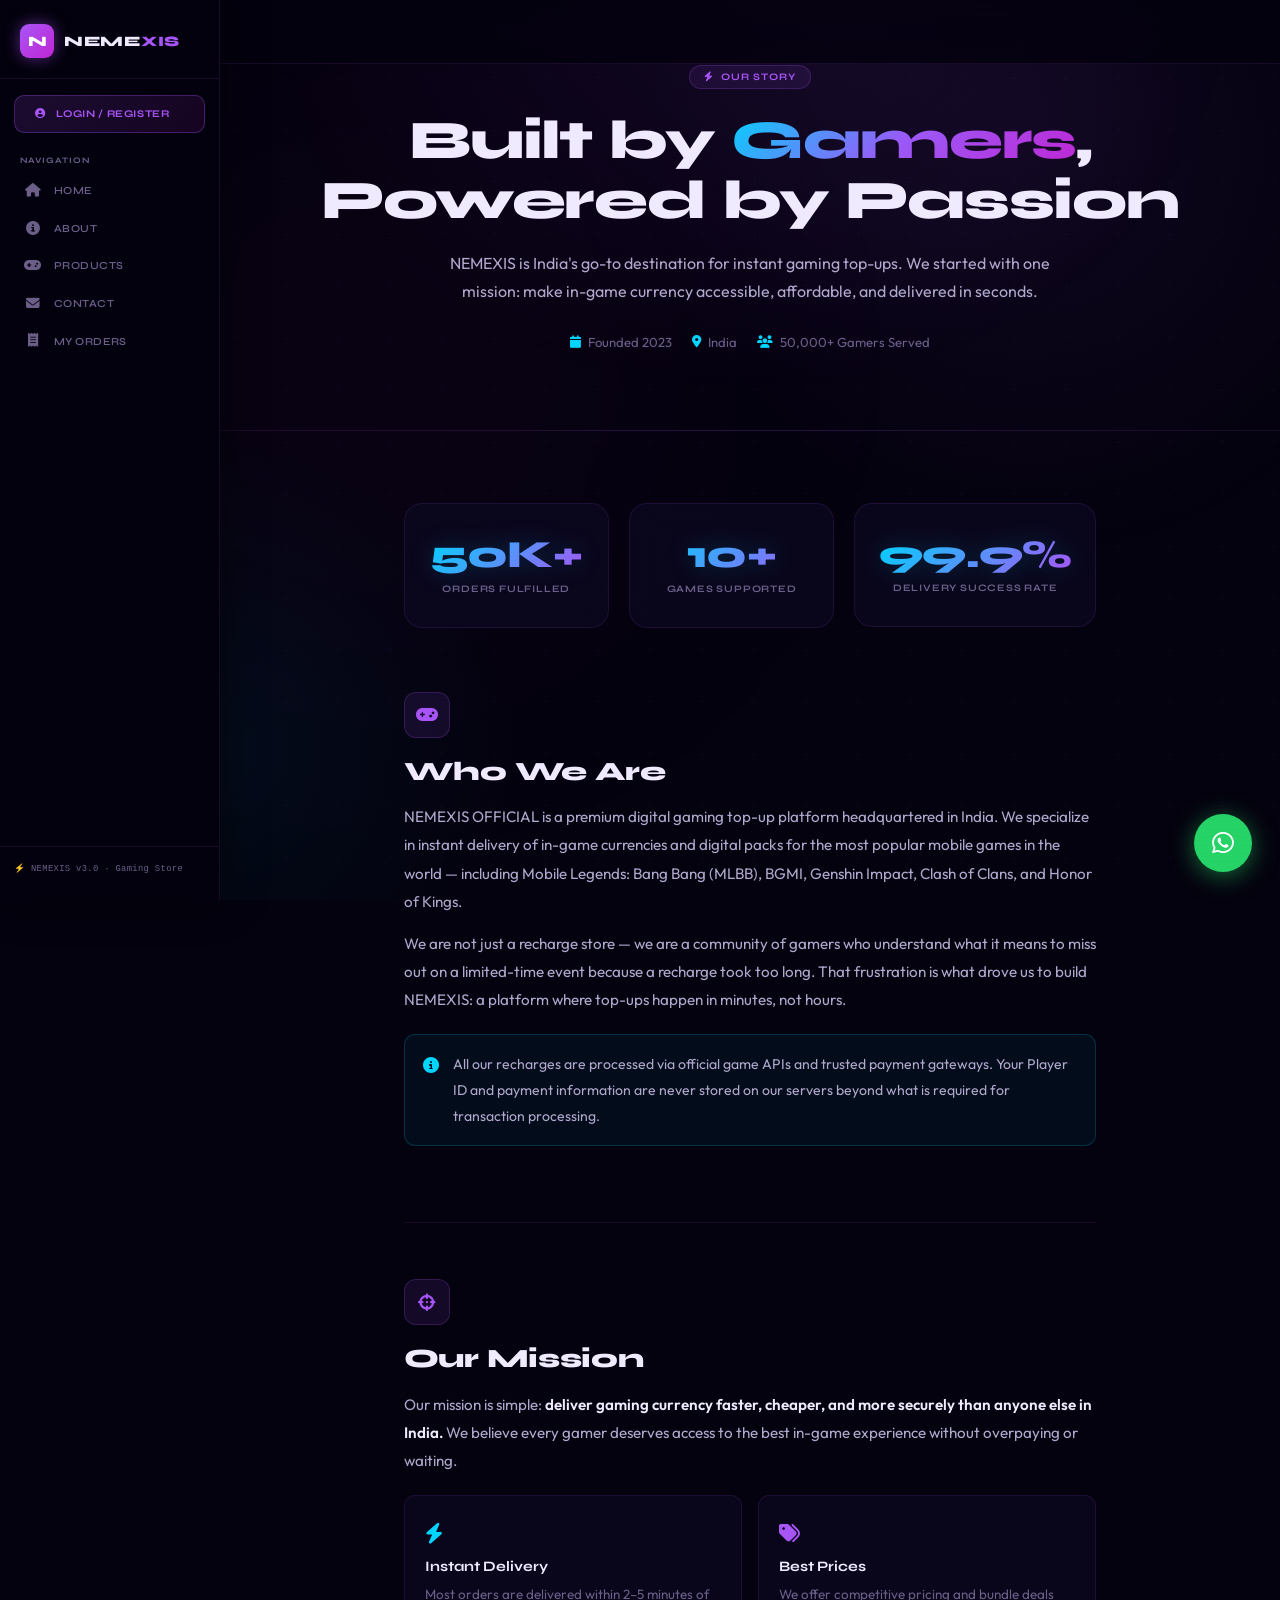
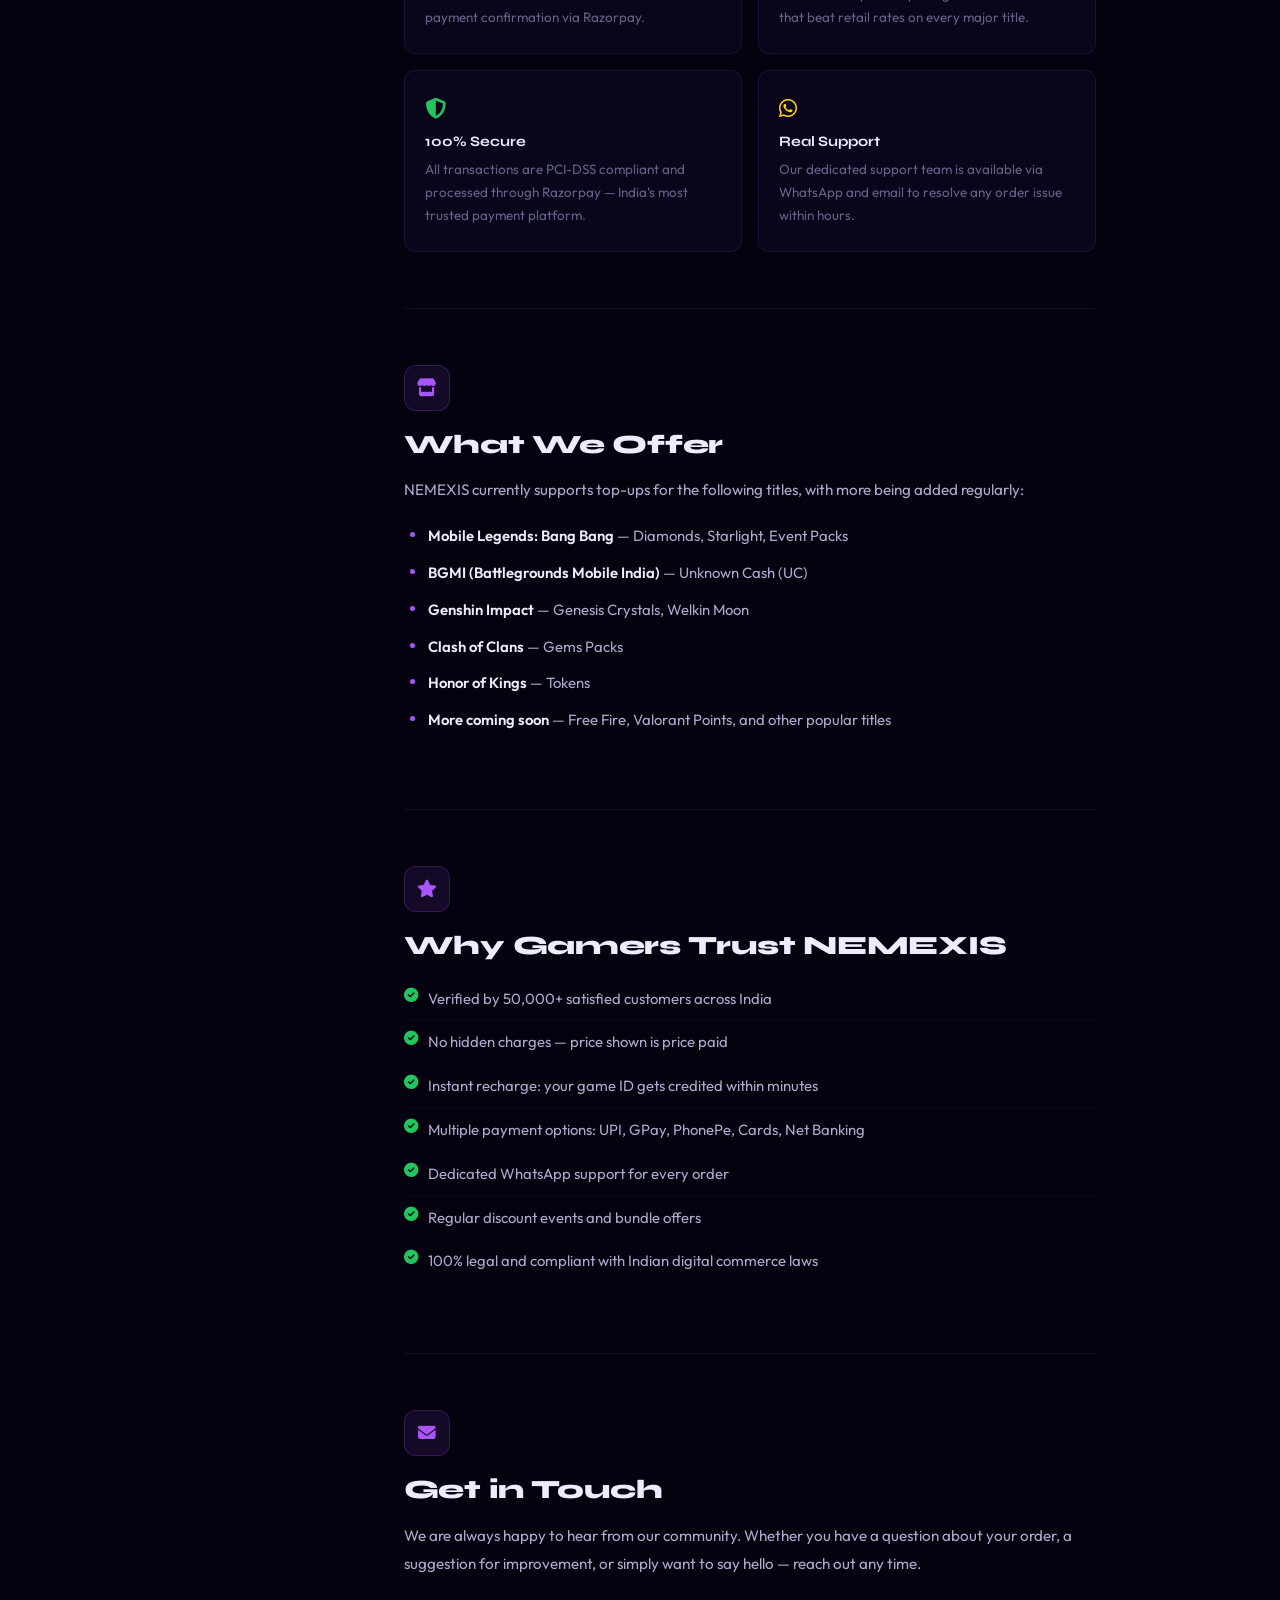
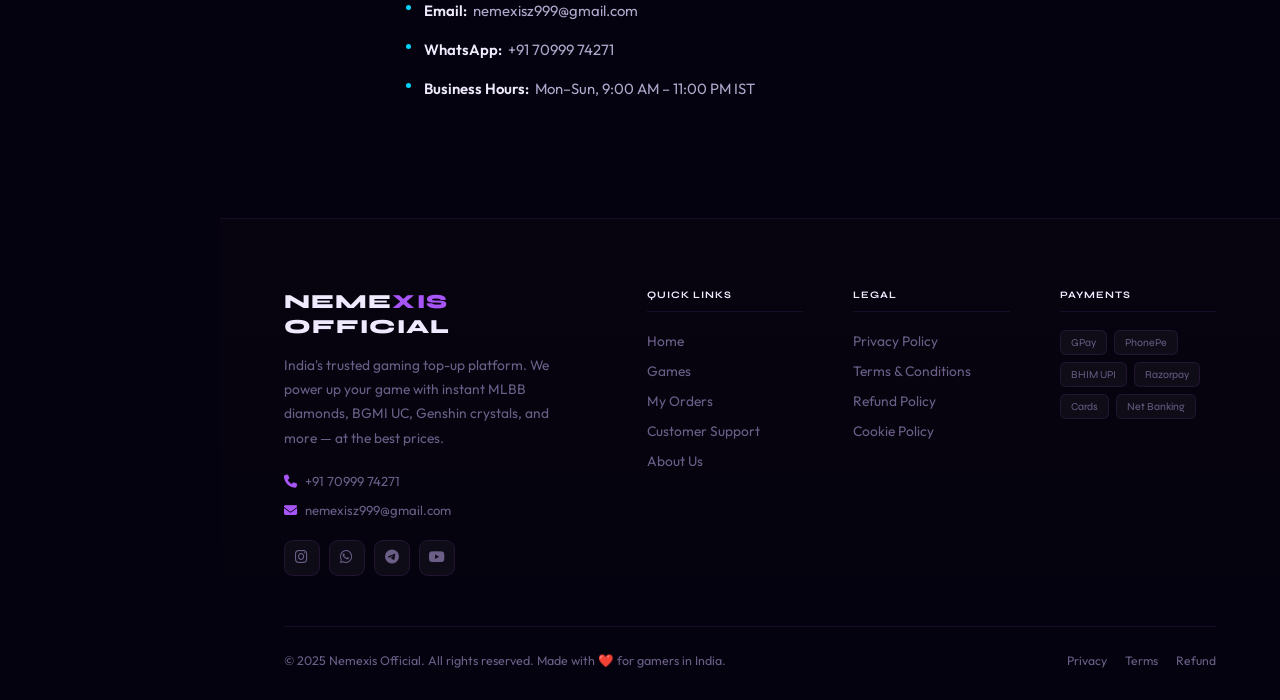
<file: about.html>
<!DOCTYPE html>
<html lang="en">
<head>
  <meta charset="UTF-8" />
  <meta name="viewport" content="width=device-width, initial-scale=1.0" />
  <title>About Us — NEMEXIS OFFICIAL</title>
  <link rel="preconnect" href="https://fonts.googleapis.com" />
  <link rel="preconnect" href="https://fonts.gstatic.com" crossorigin />
  <link href="https://fonts.googleapis.com/css2?family=Syne:wght@400;500;600;700;800&family=Outfit:wght@300;400;500;600;700&display=swap" rel="stylesheet" />
  <link rel="stylesheet" href="https://cdnjs.cloudflare.com/ajax/libs/font-awesome/6.5.0/css/all.min.css" />
  <link rel="stylesheet" href="nemexis-shared.css" />
  <style>

    /* ============================================================
       NEMEXIS SIDEBAR NAV — SHARED
    ============================================================ */
    :root {
      --bg-void: #04020e; --bg-deep: #07040f; --bg-card: #0c0820;
      --bg-glass: rgba(12,8,32,0.75); --bg-glass-light: rgba(255,255,255,0.035);
      --cyan: #00d4ff; --cyan-dim: rgba(0,212,255,0.12); --cyan-glow: rgba(0,212,255,0.5);
      --purple: #a855f7; --purple-bright: #c026d3; --purple-dim: rgba(168,85,247,0.15);
      --purple-glow: rgba(168,85,247,0.45); --blue: #1e6fff; --pink: #f72585;
      --gold: #ffd60a; --green: #22c55e; --text-white: #f0eaff;
      --text-sub: #b0a8cc; --text-dim: #6b5f88;
      --border-glass: rgba(168,85,247,0.12); --border-cyan: rgba(0,212,255,0.2);
      --border-bright: rgba(0,212,255,0.45); --border-purple: rgba(168,85,247,0.4);
      --font-display: 'Syne', sans-serif; --font-body: 'Outfit', sans-serif;
      --font-ui: 'Outfit', sans-serif;
      --ease: cubic-bezier(0.4,0,0.2,1); --spring: cubic-bezier(0.34,1.56,0.64,1);
      --transition: 0.32s cubic-bezier(0.4,0,0.2,1);
    }
    #sidenav {
      position: fixed; top: 0; left: 0; bottom: 0; width: 220px; z-index: 1001;
      background: rgba(4,2,14,0.97); border-right: 1px solid var(--border-glass);
      backdrop-filter: blur(28px) saturate(1.5); -webkit-backdrop-filter: blur(28px) saturate(1.5);
      display: flex; flex-direction: column; gap: 0;
      transition: transform 0.35s var(--ease); box-shadow: 4px 0 40px rgba(0,0,0,0.45);
    }
    .sidenav-logo {
      display: flex; align-items: center; gap: 10px; padding: 24px 20px 20px;
      border-bottom: 1px solid var(--border-glass); text-decoration: none;
    }
    .sidenav-logo-icon {
      width: 34px; height: 34px;
      background: linear-gradient(135deg, var(--purple), var(--purple-bright));
      border-radius: 9px; display: flex; align-items: center; justify-content: center;
      font-family: var(--font-display); font-weight: 900; font-size: 0.9rem; color: #fff;
      box-shadow: 0 0 16px rgba(168,85,247,0.5); flex-shrink: 0;
    }
    .sidenav-logo-text {
      font-family: var(--font-display); font-size: 0.9rem; font-weight: 800;
      letter-spacing: 0.05em; color: var(--text-white);
    }
    .sidenav-logo-text .accent { color: var(--purple); }
    .sidenav-login-btn {
      display: flex; align-items: center; gap: 10px; padding: 12px 20px;
      margin: 16px 14px 8px;
      background: linear-gradient(135deg, rgba(168,85,247,0.15) 0%, rgba(192,38,211,0.1) 100%);
      color: var(--purple); font-family: var(--font-display); font-size: 0.64rem;
      font-weight: 700; letter-spacing: 0.06em; text-transform: uppercase;
      border-radius: 10px; border: 1px solid rgba(168,85,247,0.3); cursor: pointer;
      transition: var(--transition); width: calc(100% - 28px); text-decoration: none;
    }
    .sidenav-login-btn:hover {
      background: rgba(168,85,247,0.22); border-color: var(--purple);
      box-shadow: 0 0 22px rgba(168,85,247,0.25);
    }
    .sidenav-section-label {
      font-family: var(--font-display); font-size: 0.52rem; font-weight: 700;
      letter-spacing: 0.12em; text-transform: uppercase; color: var(--text-dim);
      padding: 14px 20px 8px;
    }
    #sidenav ul { list-style: none; padding: 0 10px; display: flex; flex-direction: column; gap: 2px; flex: 1; }
    #sidenav ul li a {
      display: flex; align-items: center; gap: 12px; padding: 11px 14px;
      border-radius: 9px; font-family: var(--font-display); font-size: 0.67rem;
      font-weight: 600; letter-spacing: 0.04em; text-transform: uppercase;
      color: var(--text-dim); text-decoration: none; transition: var(--transition); position: relative;
    }
    #sidenav ul li a i { font-size: 0.85rem; width: 18px; text-align: center; flex-shrink: 0; }
    #sidenav ul li a:hover, #sidenav ul li a.active { color: var(--cyan); background: var(--cyan-dim); }
    #sidenav ul li a.active::before {
      content: ''; position: absolute; left: 0; top: 20%; bottom: 20%;
      width: 2px; background: var(--cyan); border-radius: 2px; box-shadow: 0 0 8px var(--cyan);
    }
    .sidenav-bottom { padding: 16px 14px; border-top: 1px solid var(--border-glass); }
    .sidenav-version { font-family: 'DM Mono', monospace; font-size: 0.55rem; color: var(--text-dim); letter-spacing: 0.04em; margin-bottom: 10px; }
    body.has-sidenav { padding-left: 220px; }
    /* Slim top header */
    #header {
      position: fixed; top: 0; left: 220px; right: 0; z-index: 1000;
      display: flex; align-items: center; justify-content: space-between;
      padding: 0 5%; height: 64px;
      background: rgba(4,2,14,0.85);
      border-bottom: 1px solid var(--border-glass);
      backdrop-filter: blur(24px) saturate(1.5);
    }
    .logo-wrap { display: none; }
    .nav-actions { display: flex; align-items: center; gap: 10px; }
    .nav-cart-btn {
      position: relative; width: 40px; height: 40px; background: var(--cyan-dim);
      border: 1px solid var(--border-cyan); border-radius: 10px;
      display: flex; align-items: center; justify-content: center;
      color: var(--cyan); font-size: 0.95rem; cursor: pointer;
      transition: var(--transition);
    }
    .nav-cart-btn:hover { border-color: var(--cyan); box-shadow: 0 0 18px rgba(0,212,255,0.25); }
    .cart-badge {
      position: absolute; top: -6px; right: -6px; min-width: 18px; height: 18px;
      background: var(--purple-bright); border-radius: 9px; font-size: 0.6rem;
      font-weight: 700; display: flex; align-items: center; justify-content: center;
      font-family: var(--font-ui); padding: 0 4px; box-shadow: 0 0 10px rgba(192,38,211,0.6);
    }
    .hamburger { display: none; flex-direction: column; gap: 5px; width: 28px; cursor: pointer; }
    .hamburger span { display: block; height: 2px; border-radius: 2px; transition: var(--transition); }
    .hamburger span:nth-child(1) { background: var(--purple); }
    .hamburger span:nth-child(2) { background: var(--cyan); width: 70%; }
    .hamburger span:nth-child(3) { background: var(--purple); }
    @media (min-width: 769px) { #header .hamburger { display: none; } }
    @media (max-width: 768px) {
      body.has-sidenav { padding-left: 0; }
      #header { left: 0; }
      .logo-wrap { display: flex; align-items: center; gap: 10px; text-decoration: none; }
      .logo-icon {
        width: 32px; height: 32px;
        background: linear-gradient(135deg, var(--purple), var(--purple-bright));
        border-radius: 9px; display: flex; align-items: center; justify-content: center;
        font-family: var(--font-display); font-weight: 900; font-size: 0.85rem; color: #fff;
      }
      .logo-text { font-family: var(--font-display); font-size: 0.9rem; font-weight: 800; color: var(--text-white); }
      .logo-text .accent { color: var(--purple); }
      .hamburger { display: flex; }
      #sidenav { transform: translateX(-100%); }
      #sidenav.open { transform: translateX(0); }
      .sidenav-overlay {
        position: fixed; inset: 0; background: rgba(0,0,0,0.6); z-index: 1000;
        opacity: 0; pointer-events: none; transition: opacity 0.3s ease;
      }
      .sidenav-overlay.active { opacity: 1; pointer-events: all; }
    }
    /* page content below header */
    .page-content-wrap { padding-top: 64px; }

  </style>
</head>
<body class="has-sidenav">
  <div class="sidenav-overlay" id="sidenavOverlay" onclick="closeSidenav()"></div>
  <aside id="sidenav">
    <a href="index.html" class="sidenav-logo">
      <div class="sidenav-logo-icon">N</div>
      <span class="sidenav-logo-text">NEME<span class="accent">XIS</span></span>
    </a>
    <a href="index.html" class="sidenav-login-btn">
      <i class="fas fa-user-circle"></i>
      <span>Login / Register</span>
    </a>
    <div class="sidenav-section-label">Navigation</div>
    <ul>
      <li><a href="index.html"><i class="fas fa-home"></i> Home</a></li>
      <li><a href="about.html"><i class="fas fa-info-circle"></i> About</a></li>
      <li><a href="index.html#products"><i class="fas fa-gamepad"></i> Products</a></li>
      <li><a href="contact.html"><i class="fas fa-envelope"></i> Contact</a></li>
      <li><a href="Orders.html"><i class="fas fa-receipt"></i> My Orders</a></li>
    </ul>
    <div class="sidenav-bottom">
      <div class="sidenav-version">⚡ NEMEXIS v3.0 · Gaming Store</div>
    </div>
  </aside>
  <header id="header">
    <a href="index.html" class="logo-wrap">
      <div class="logo-icon">N</div>
      <span class="logo-text">NEME<span class="accent">XIS</span></span>
    </a>
    <div class="nav-actions">
      <div class="hamburger" onclick="toggleSidenav()" aria-label="Menu">
        <span></span><span></span><span></span>
      </div>
    </div>
  </header>


<!-- AMBIENT LAYERS -->
<div class="bg-ambient"><div class="bg-orb orb-mid"></div></div>
<div class="bg-grid"></div>
<div class="bg-scan"></div>

<!-- ── HEADER ──────────────────────────────────────────── -->



<!-- ── PAGE HERO ────────────────────────────────────────── -->
<section class="page-hero" style="padding-top:64px">
  <div class="page-hero-eyebrow"><i class="fas fa-bolt"></i> Our Story</div>
  <h1>Built by <span class="gradient-text">Gamers</span>,<br>Powered by Passion</h1>
  <p>NEMEXIS is India's go-to destination for instant gaming top-ups. We started with one mission: make in-game currency accessible, affordable, and delivered in seconds.</p>
  <div class="page-hero-meta">
    <span class="page-hero-meta-item"><i class="fas fa-calendar"></i> Founded 2023</span>
    <span class="page-hero-meta-item"><i class="fas fa-map-marker-alt"></i> India</span>
    <span class="page-hero-meta-item"><i class="fas fa-users"></i> 50,000+ Gamers Served</span>
  </div>
</section>

<!-- ── MAIN CONTENT ──────────────────────────────────────── -->
<main class="page-content">

  <!-- Stats -->
  <div class="stat-grid">
    <div class="stat-card">
      <div class="stat-card-num">50K+</div>
      <div class="stat-card-label">Orders Fulfilled</div>
    </div>
    <div class="stat-card">
      <div class="stat-card-num">10+</div>
      <div class="stat-card-label">Games Supported</div>
    </div>
    <div class="stat-card">
      <div class="stat-card-num">99.9%</div>
      <div class="stat-card-label">Delivery Success Rate</div>
    </div>
  </div>

  <!-- Who We Are -->
  <div class="policy-section">
    <div class="policy-section-icon"><i class="fas fa-gamepad"></i></div>
    <h2>Who We Are</h2>
    <p>NEMEXIS OFFICIAL is a premium digital gaming top-up platform headquartered in India. We specialize in instant delivery of in-game currencies and digital packs for the most popular mobile games in the world — including Mobile Legends: Bang Bang (MLBB), BGMI, Genshin Impact, Clash of Clans, and Honor of Kings.</p>
    <p>We are not just a recharge store — we are a community of gamers who understand what it means to miss out on a limited-time event because a recharge took too long. That frustration is what drove us to build NEMEXIS: a platform where top-ups happen in minutes, not hours.</p>
    <div class="policy-callout info">
      <div class="policy-callout-icon"><i class="fas fa-info-circle"></i></div>
      <p>All our recharges are processed via official game APIs and trusted payment gateways. Your Player ID and payment information are never stored on our servers beyond what is required for transaction processing.</p>
    </div>
  </div>

  <!-- Our Mission -->
  <div class="policy-section">
    <div class="policy-section-icon"><i class="fas fa-crosshairs"></i></div>
    <h2>Our Mission</h2>
    <p>Our mission is simple: <strong style="color:var(--text-white)">deliver gaming currency faster, cheaper, and more securely than anyone else in India.</strong> We believe every gamer deserves access to the best in-game experience without overpaying or waiting.</p>
    <div class="value-grid">
      <div class="value-card">
        <div class="value-card-icon" style="color:var(--cyan)"><i class="fas fa-bolt"></i></div>
        <h4>Instant Delivery</h4>
        <p>Most orders are delivered within 2–5 minutes of payment confirmation via Razorpay.</p>
      </div>
      <div class="value-card">
        <div class="value-card-icon" style="color:var(--purple)"><i class="fas fa-tags"></i></div>
        <h4>Best Prices</h4>
        <p>We offer competitive pricing and bundle deals that beat retail rates on every major title.</p>
      </div>
      <div class="value-card">
        <div class="value-card-icon" style="color:var(--green)"><i class="fas fa-shield-alt"></i></div>
        <h4>100% Secure</h4>
        <p>All transactions are PCI-DSS compliant and processed through Razorpay — India's most trusted payment platform.</p>
      </div>
      <div class="value-card">
        <div class="value-card-icon" style="color:var(--gold)"><i class="fab fa-whatsapp"></i></div>
        <h4>Real Support</h4>
        <p>Our dedicated support team is available via WhatsApp and email to resolve any order issue within hours.</p>
      </div>
    </div>
  </div>

  <!-- What We Offer -->
  <div class="policy-section">
    <div class="policy-section-icon"><i class="fas fa-store"></i></div>
    <h2>What We Offer</h2>
    <p>NEMEXIS currently supports top-ups for the following titles, with more being added regularly:</p>
    <ul>
      <li><strong style="color:var(--text-white)">Mobile Legends: Bang Bang</strong> — Diamonds, Starlight, Event Packs</li>
      <li><strong style="color:var(--text-white)">BGMI (Battlegrounds Mobile India)</strong> — Unknown Cash (UC)</li>
      <li><strong style="color:var(--text-white)">Genshin Impact</strong> — Genesis Crystals, Welkin Moon</li>
      <li><strong style="color:var(--text-white)">Clash of Clans</strong> — Gems Packs</li>
      <li><strong style="color:var(--text-white)">Honor of Kings</strong> — Tokens</li>
      <li><strong style="color:var(--text-white)">More coming soon</strong> — Free Fire, Valorant Points, and other popular titles</li>
    </ul>
  </div>

  <!-- Why Choose Us -->
  <div class="policy-section">
    <div class="policy-section-icon"><i class="fas fa-star"></i></div>
    <h2>Why Gamers Trust NEMEXIS</h2>
    <ul class="check-list">
      <li><i class="fas fa-check-circle"></i> Verified by 50,000+ satisfied customers across India</li>
      <li><i class="fas fa-check-circle"></i> No hidden charges — price shown is price paid</li>
      <li><i class="fas fa-check-circle"></i> Instant recharge: your game ID gets credited within minutes</li>
      <li><i class="fas fa-check-circle"></i> Multiple payment options: UPI, GPay, PhonePe, Cards, Net Banking</li>
      <li><i class="fas fa-check-circle"></i> Dedicated WhatsApp support for every order</li>
      <li><i class="fas fa-check-circle"></i> Regular discount events and bundle offers</li>
      <li><i class="fas fa-check-circle"></i> 100% legal and compliant with Indian digital commerce laws</li>
    </ul>
  </div>

  <!-- Contact -->
  <div class="policy-section">
    <div class="policy-section-icon"><i class="fas fa-envelope"></i></div>
    <h2>Get in Touch</h2>
    <p>We are always happy to hear from our community. Whether you have a question about your order, a suggestion for improvement, or simply want to say hello — reach out any time.</p>
    <ul class="cyan-dots">
      <li><strong style="color:var(--text-white)">Email:</strong>&nbsp; nemexisz999@gmail.com</li>
      <li><strong style="color:var(--text-white)">WhatsApp:</strong>&nbsp; +91 70999 74271</li>
      <li><strong style="color:var(--text-white)">Business Hours:</strong>&nbsp; Mon–Sun, 9:00 AM – 11:00 PM IST</li>
    </ul>
  </div>

</main>

<!-- ── FOOTER ──────────────────────────────────────────────── -->


<a href="https://wa.me/917099974271" target="_blank" class="wa-float" aria-label="Chat on WhatsApp">
  <i class="fab fa-whatsapp"></i>
</a>

<script>
  // Header scroll
  window.addEventListener('scroll', () => {
    document.getElementById('header').classList.toggle('scrolled', window.scrollY > 20);
  });
  // Mobile nav
  function toggleMobileNav() {
    document.getElementById('mobileNav').classList.toggle('open');
  }
</script>
  <footer>
    <div class="footer-grid">
      <div class="footer-brand">
        <h2>NEME<span class="accent">XIS</span> OFFICIAL</h2>
        <p>India's trusted gaming top-up platform. We power up your game with instant MLBB diamonds, BGMI UC, Genshin crystals, and more — at the best prices.</p>
        <div class="footer-contact">
          <p><i class="fas fa-phone" style="color:var(--purple);margin-right:8px"></i>+91 70999 74271</p>
          <p><i class="fas fa-envelope" style="color:var(--purple);margin-right:8px"></i>nemexisz999@gmail.com</p>
        </div>
        <div class="social-row">
          <a href="#" class="social-btn" aria-label="Instagram"><i class="fab fa-instagram"></i></a>
          <a href="https://wa.me/917099974271" target="_blank" class="social-btn" aria-label="WhatsApp"><i class="fab fa-whatsapp"></i></a>
          <a href="#" class="social-btn" aria-label="Telegram"><i class="fab fa-telegram"></i></a>
          <a href="#" class="social-btn" aria-label="YouTube"><i class="fab fa-youtube"></i></a>
        </div>
      </div>
      <div class="footer-col">
        <h4>Quick Links</h4>
        <ul>
          <li><a href="index.html">Home</a></li>
          <li><a href="index.html#products">Games</a></li>
          <li><a href="Orders.html">My Orders</a></li>
          <li><a href="contact.html">Customer Support</a></li>
          <li><a href="about.html">About Us</a></li>
        </ul>
      </div>
      <div class="footer-col">
        <h4>Legal</h4>
        <ul>
          <li><a href="privacy.html">Privacy Policy</a></li>
          <li><a href="terms.html">Terms &amp; Conditions</a></li>
          <li><a href="refund.html">Refund Policy</a></li>
          <li><a href="cookies.html">Cookie Policy</a></li>
        </ul>
      </div>
      <div class="footer-col">
        <h4>Payments</h4>
        <div class="footer-pay-chips">
          <span class="footer-pay-chip">GPay</span>
          <span class="footer-pay-chip">PhonePe</span>
          <span class="footer-pay-chip">BHIM UPI</span>
          <span class="footer-pay-chip">Razorpay</span>
          <span class="footer-pay-chip">Cards</span>
          <span class="footer-pay-chip">Net Banking</span>
        </div>
      </div>
    </div>
    <div class="footer-bottom">
      <p>© 2025 Nemexis Official. All rights reserved. Made with ❤️ for gamers in India.</p>
      <div class="footer-bottom-links">
        <a href="privacy.html">Privacy</a><a href="terms.html">Terms</a><a href="refund.html">Refund</a>
      </div>
    </div>
  </footer>

  <script>
    function toggleSidenav() {
      document.getElementById('sidenav').classList.toggle('open');
      document.getElementById('sidenavOverlay').classList.toggle('active');
    }
    function closeSidenav() {
      document.getElementById('sidenav').classList.remove('open');
      document.getElementById('sidenavOverlay').classList.remove('active');
    }
    window.addEventListener('scroll', () => {
      document.getElementById('header').classList.toggle('scrolled', window.scrollY > 60);
    });
  </script>

</body>
</html>
</file>
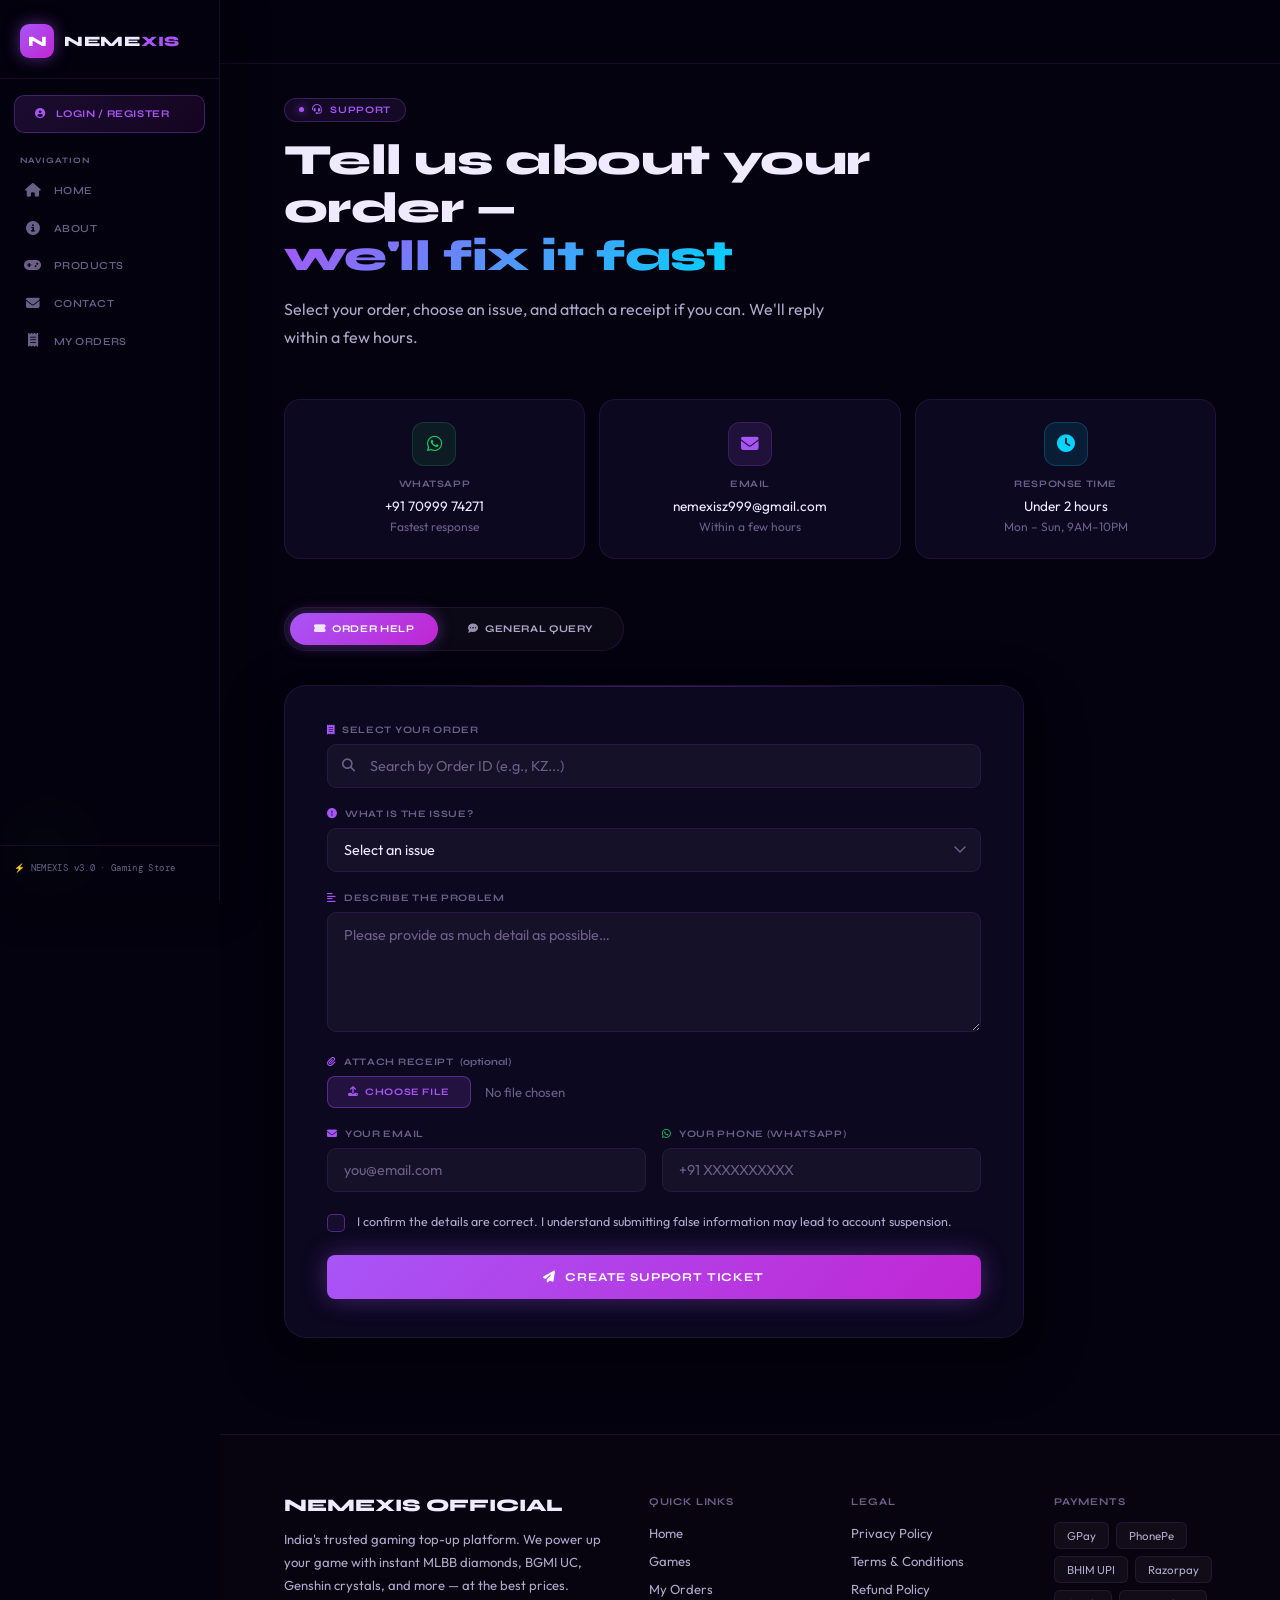
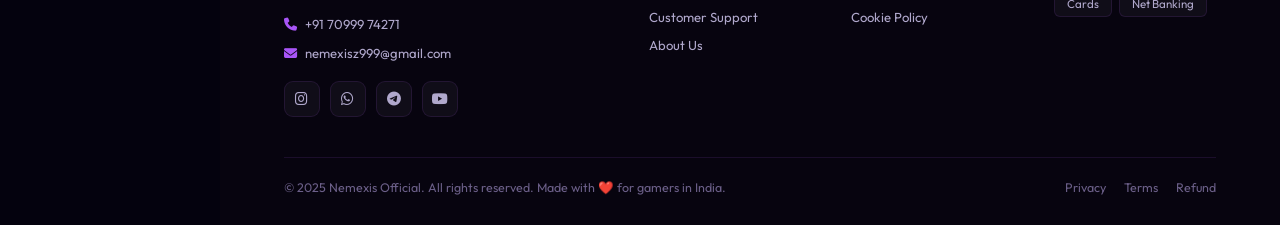
<file: contact.html>
<!DOCTYPE html>
<html lang="en">
<head>
  <meta charset="UTF-8" />
  <meta name="viewport" content="width=device-width, initial-scale=1.0" />
  <title>Contact &amp; Support — NEMEXIS OFFICIAL</title>
  <link rel="preconnect" href="https://fonts.googleapis.com" />
  <link rel="preconnect" href="https://fonts.gstatic.com" crossorigin />
  <link href="https://fonts.googleapis.com/css2?family=Syne:wght@400;500;600;700;800&family=Outfit:wght@300;400;500;600;700&family=DM+Mono:ital,wght@0,300;0,400;0,500;1,300&display=swap" rel="stylesheet" />
  <link rel="stylesheet" href="https://cdnjs.cloudflare.com/ajax/libs/font-awesome/6.5.0/css/all.min.css" />

  <style>
    /* ============================================================
       NEMEXIS DESIGN SYSTEM — CSS VARIABLES
    ============================================================ */
    :root {
      --bg-void:        #04020e;
      --bg-deep:        #07040f;
      --bg-card:        #0c0820;
      --bg-glass:       rgba(12, 8, 32, 0.75);
      --bg-glass-light: rgba(255,255,255,0.035);
      --cyan:           #00d4ff;
      --cyan-dim:       rgba(0,212,255,0.12);
      --cyan-glow:      rgba(0,212,255,0.5);
      --purple:         #a855f7;
      --purple-bright:  #c026d3;
      --purple-dim:     rgba(168,85,247,0.15);
      --purple-glow:    rgba(168,85,247,0.45);
      --blue:           #1e6fff;
      --pink:           #f72585;
      --gold:           #ffd60a;
      --green:          #22c55e;
      --text-white:     #f0eaff;
      --text-sub:       #b0a8cc;
      --text-dim:       #6b5f88;
      --border-glass:   rgba(168,85,247,0.12);
      --border-cyan:    rgba(0,212,255,0.2);
      --border-bright:  rgba(0,212,255,0.45);
      --border-purple:  rgba(168,85,247,0.4);
      --font-display:   'Syne', sans-serif;
      --font-body:      'Outfit', sans-serif;
      --font-ui:        'Outfit', sans-serif;
      --ease:           cubic-bezier(0.4,0,0.2,1);
      --spring:         cubic-bezier(0.34,1.56,0.64,1);
      --transition:     0.32s cubic-bezier(0.4,0,0.2,1);
      --radius:         16px;
      --shadow-card:    0 20px 60px rgba(0,0,0,0.4), 0 4px 20px rgba(0,0,0,0.3);
      --shadow-purple:  0 0 30px rgba(168,85,247,0.35), 0 0 80px rgba(168,85,247,0.1);
    }

    *, *::before, *::after { margin:0; padding:0; box-sizing:border-box; }
    html { scroll-behavior:smooth; font-size:16px; }
    body {
      background: var(--bg-void);
      color: var(--text-white);
      font-family: var(--font-body);
      min-height: 100vh;
    }
    a { text-decoration:none; color:inherit; }
    button { cursor:pointer; border:none; background:none; font-family:inherit; color:inherit; }

    ::-webkit-scrollbar { width:5px; }
    ::-webkit-scrollbar-track { background:var(--bg-void); }
    ::-webkit-scrollbar-thumb { background: rgba(168,85,247,0.35); border-radius:3px; }

    .gradient-text {
      background: linear-gradient(135deg, var(--purple) 0%, var(--cyan) 100%);
      -webkit-background-clip: text;
      -webkit-text-fill-color: transparent;
      background-clip: text;
    }

    /* ── Section ── */
    .section-pad { padding: 96px 6%; }
    .section-label {
      display: inline-flex;
      align-items: center;
      gap: 8px;
      font-family: var(--font-display);
      font-size: 0.62rem;
      font-weight: 700;
      letter-spacing: 0.07em;
      text-transform: uppercase;
      color: var(--purple);
      background: rgba(168,85,247,0.1);
      border: 1px solid rgba(168,85,247,0.25);
      padding: 5px 14px;
      border-radius: 30px;
      margin-bottom: 14px;
    }
    .section-label::before {
      content: '';
      width: 5px; height: 5px;
      background: var(--purple);
      border-radius: 50%;
      box-shadow: 0 0 8px var(--purple);
      animation: blink 1.8s infinite;
    }
    @keyframes blink { 0%,100%{opacity:1} 50%{opacity:0.3} }
    .section-heading {
      font-family: var(--font-display);
      font-size: clamp(1.8rem, 3.5vw, 2.7rem);
      font-weight: 800;
      line-height: 1.12;
      letter-spacing: -0.01em;
      margin-bottom: 14px;
    }
    .section-sub {
      font-size: 1rem;
      color: var(--text-sub);
      max-width: 580px;
      line-height: 1.75;
      font-family: var(--font-ui);
    }

    /* ── Buttons ── */
    .btn-primary {
      display: inline-flex;
      align-items: center;
      gap: 9px;
      padding: 14px 34px;
      background: linear-gradient(135deg, var(--purple) 0%, var(--purple-bright) 100%);
      color: #fff;
      font-family: var(--font-display);
      font-size: 0.72rem;
      font-weight: 700;
      letter-spacing: 0.07em;
      text-transform: uppercase;
      border-radius: 8px;
      border: none;
      position: relative;
      overflow: hidden;
      transition: var(--transition);
      box-shadow: 0 0 25px rgba(168,85,247,0.4), 0 4px 15px rgba(0,0,0,0.3);
      cursor: pointer;
    }
    .btn-primary::before {
      content:'';
      position:absolute;
      inset:0;
      background: linear-gradient(135deg, rgba(255,255,255,0.15) 0%, transparent 60%);
      opacity:0;
      transition: var(--transition);
    }
    .btn-primary:hover { transform: translateY(-3px) scale(1.02); box-shadow: 0 0 45px rgba(168,85,247,0.6), 0 10px 30px rgba(0,0,0,0.35); }
    .btn-primary:hover::before { opacity:1; }
    .btn-primary:active { transform:scale(0.97); }
    .btn-primary:disabled { opacity:0.5; cursor:not-allowed; transform:none; }

    /* ── Header ── */
    header {
      position: sticky;
      top: 0;
      z-index: 999;
      display: flex;
      align-items: center;
      justify-content: space-between;
      padding: 0 6%;
      height: 68px;
      background: var(--bg-glass);
      backdrop-filter: blur(22px) saturate(1.4);
      -webkit-backdrop-filter: blur(22px) saturate(1.4);
      border-bottom: 1px solid var(--border-glass);
      transition: border-bottom-color 0.3s ease;
    }
    header.scrolled { border-bottom-color: rgba(168,85,247,0.2); }

    .logo-wrap { display:flex; align-items:center; gap:10px; text-decoration:none; }
    .logo-icon {
      width:36px; height:36px;
      background: linear-gradient(135deg, var(--purple), var(--purple-bright));
      border-radius:10px;
      display:flex; align-items:center; justify-content:center;
      font-family: var(--font-display);
      font-weight: 900; font-size:1rem; color:#fff;
      box-shadow: 0 0 18px rgba(168,85,247,0.4);
    }
    .logo-text { font-family: var(--font-display); font-size:1.05rem; font-weight:800; letter-spacing:0.04em; color:var(--text-white); }
    .logo-text .accent { color: var(--cyan); }

    nav ul { display:flex; align-items:center; gap:6px; list-style:none; }
    nav ul li a {
      font-family: var(--font-display);
      font-size: 0.65rem;
      font-weight: 600;
      letter-spacing: 0.05em;
      text-transform: uppercase;
      color: var(--text-dim);
      padding: 7px 13px;
      border-radius: 7px;
      transition: var(--transition);
    }
    nav ul li a:hover { color: var(--text-white); background: rgba(255,255,255,0.05); }
    nav ul li a.current-page { color: var(--purple); background: rgba(168,85,247,0.08); }

    .nav-actions { display:flex; align-items:center; gap:10px; }
    .nav-login-btn {
      display: inline-flex;
      align-items: center;
      gap: 7px;
      padding: 8px 18px;
      background: rgba(168,85,247,0.08);
      border: 1px solid var(--border-glass);
      border-radius: 7px;
      color: var(--text-sub);
      font-family: var(--font-display);
      font-size: 0.64rem;
      font-weight: 700;
      letter-spacing: 0.06em;
      text-transform: uppercase;
      cursor: pointer;
      transition: var(--transition);
    }
    .nav-login-btn:hover { color: var(--text-white); border-color: var(--purple); }

    .hamburger { display:none; flex-direction:column; gap:5px; cursor:pointer; padding:6px; }
    .hamburger span { display:block; width:22px; height:2px; background:var(--text-sub); border-radius:2px; transition:var(--transition); }

    @media (max-width: 860px) {
      nav ul {
        display: none;
        position: fixed;
        top: 68px; left:0; right:0;
        background: var(--bg-card);
        border-bottom: 1px solid var(--border-glass);
        flex-direction: column;
        padding: 16px 6%;
        gap: 4px;
        z-index: 998;
      }
      nav ul.open { display: flex; }
      nav ul li a { display:block; padding: 11px 14px; }
      .hamburger { display:flex; }
    }

    /* ── Form components ── */
    .form-group { margin-bottom: 20px; }
    .form-label {
      display: block;
      font-family: var(--font-display);
      font-size: 0.62rem;
      font-weight: 700;
      letter-spacing: 0.07em;
      text-transform: uppercase;
      color: var(--text-dim);
      margin-bottom: 8px;
    }
    .form-input {
      width: 100%;
      background: rgba(255,255,255,0.04);
      border: 1px solid var(--border-glass);
      border-radius: 9px;
      padding: 12px 16px;
      color: var(--text-white);
      font-family: var(--font-ui);
      font-size: 0.9rem;
      transition: var(--transition);
      outline: none;
    }
    .form-input:focus { border-color: rgba(168,85,247,0.5); box-shadow: 0 0 18px rgba(168,85,247,0.12); }
    .form-input::placeholder { color: var(--text-dim); }
    .form-input:hover:not(:focus) { border-color: rgba(168,85,247,0.25); }

    .form-select {
      width: 100%;
      background: rgba(255,255,255,0.04);
      border: 1px solid var(--border-glass);
      border-radius: 9px;
      padding: 12px 40px 12px 16px;
      color: var(--text-white);
      font-family: var(--font-ui);
      font-size: 0.9rem;
      transition: var(--transition);
      outline: none;
      appearance: none;
      -webkit-appearance: none;
      background-image: url("data:image/svg+xml,%3Csvg xmlns='http://www.w3.org/2000/svg' width='12' height='8' viewBox='0 0 12 8'%3E%3Cpath d='M1 1l5 5 5-5' stroke='%236b5f88' stroke-width='1.5' fill='none' stroke-linecap='round'/%3E%3C/svg%3E");
      background-repeat: no-repeat;
      background-position: right 14px center;
      cursor: pointer;
    }
    .form-select:focus { border-color: rgba(168,85,247,0.5); box-shadow: 0 0 18px rgba(168,85,247,0.12); }
    .form-select option { background: #0c0820; color: var(--text-white); }

    .form-textarea {
      width: 100%;
      background: rgba(255,255,255,0.04);
      border: 1px solid var(--border-glass);
      border-radius: 9px;
      padding: 13px 16px;
      color: var(--text-white);
      font-family: var(--font-ui);
      font-size: 0.9rem;
      resize: vertical;
      min-height: 120px;
      transition: var(--transition);
      outline: none;
    }
    .form-textarea:focus { border-color: rgba(168,85,247,0.5); box-shadow: 0 0 18px rgba(168,85,247,0.12); }
    .form-textarea::placeholder { color: var(--text-dim); }

    .form-row-2 { display: grid; grid-template-columns: 1fr 1fr; gap: 16px; }
    @media (max-width: 560px) { .form-row-2 { grid-template-columns: 1fr; } }

    /* ── File Upload ── */
    .file-upload-wrap { display:flex; align-items:center; gap:14px; }
    .file-upload-btn {
      display: inline-flex;
      align-items: center;
      gap: 7px;
      padding: 9px 20px;
      background: var(--purple-dim);
      border: 1px solid var(--border-purple);
      border-radius: 8px;
      color: var(--purple);
      font-family: var(--font-display);
      font-size: 0.62rem;
      font-weight: 700;
      letter-spacing: 0.06em;
      text-transform: uppercase;
      cursor: pointer;
      transition: var(--transition);
      white-space: nowrap;
    }
    .file-upload-btn:hover { background: rgba(168,85,247,0.22); box-shadow: 0 0 14px rgba(168,85,247,0.25); }
    .file-name-display { font-family:var(--font-ui); font-size:0.82rem; color:var(--text-dim); overflow:hidden; text-overflow:ellipsis; white-space:nowrap; }

    /* ── Checkbox ── */
    .form-check { display:flex; align-items:flex-start; gap:12px; cursor:pointer; margin-bottom:22px; }
    .form-check input[type="checkbox"] {
      appearance: none;
      -webkit-appearance: none;
      width: 18px; height: 18px; min-width: 18px;
      border-radius: 5px;
      border: 1px solid var(--border-purple);
      background: rgba(168,85,247,0.07);
      cursor: pointer;
      margin-top: 2px;
      transition: var(--transition);
      position: relative;
    }
    .form-check input[type="checkbox"]:checked { background: var(--purple); border-color: var(--purple); }
    .form-check input[type="checkbox"]:checked::after {
      content: '';
      position: absolute;
      left: 5px; top: 2px;
      width: 5px; height: 9px;
      border: 2px solid #fff;
      border-top: none; border-left: none;
      transform: rotate(45deg);
    }
    .form-check-label { font-family:var(--font-ui); font-size:0.78rem; color:var(--text-sub); line-height:1.65; }

    /* ── Contact Tab Switcher ── */
    .contact-tabs {
      display: inline-flex;
      gap: 6px;
      background: rgba(255,255,255,0.03);
      border: 1px solid var(--border-glass);
      padding: 5px;
      border-radius: 30px;
      margin-bottom: 34px;
    }
    .contact-tab {
      padding: 10px 24px;
      border-radius: 30px;
      border: none;
      background: transparent;
      color: var(--text-sub);
      font-family: var(--font-display);
      font-size: 0.64rem;
      font-weight: 700;
      letter-spacing: 0.06em;
      text-transform: uppercase;
      cursor: pointer;
      transition: var(--transition);
    }
    .contact-tab.active {
      background: linear-gradient(135deg, var(--purple) 0%, var(--purple-bright) 100%);
      color: #fff;
      box-shadow: 0 0 16px rgba(168,85,247,0.4);
    }
    .contact-tab:not(.active):hover { color: var(--text-white); }

    /* ── Contact Panels ── */
    .contact-panel { display:none; }
    .contact-panel.active { display:block; }

    /* ── Contact Box ── */
    .contact-box {
      background: var(--bg-card);
      border: 1px solid var(--border-glass);
      border-radius: 22px;
      padding: 38px 42px;
      box-shadow: var(--shadow-card);
      max-width: 740px;
      position: relative;
      overflow: hidden;
    }
    .contact-box::before {
      content:'';
      position:absolute;
      top:0; left:10%; right:10%;
      height:1px;
      background: linear-gradient(90deg, transparent, rgba(168,85,247,0.3), transparent);
    }

    .contact-sub-title {
      font-family: var(--font-display);
      font-size: 1.05rem;
      font-weight: 700;
      color: var(--text-white);
      margin-bottom: 8px;
    }
    .contact-sub-text {
      font-family: var(--font-ui);
      font-size: 0.85rem;
      color: var(--text-sub);
      margin-bottom: 28px;
      line-height: 1.7;
    }

    /* ── Info Cards row ── */
    .contact-info-row {
      display: grid;
      grid-template-columns: repeat(3,1fr);
      gap: 14px;
      margin-bottom: 48px;
    }
    @media (max-width: 700px) { .contact-info-row { grid-template-columns: 1fr; } }

    .contact-info-card {
      background: var(--bg-card);
      border: 1px solid var(--border-glass);
      border-radius: 16px;
      padding: 22px 20px;
      text-align: center;
      transition: border-color 0.3s ease, box-shadow 0.3s ease;
    }
    .contact-info-card:hover { border-color: var(--border-purple); box-shadow: 0 0 18px rgba(168,85,247,0.08); }
    .contact-info-card .ci-icon {
      width: 44px; height: 44px;
      border-radius: 12px;
      display: flex; align-items:center; justify-content:center;
      margin: 0 auto 12px;
      font-size: 1.1rem;
    }
    .ci-purple { background: rgba(168,85,247,0.12); color: var(--purple); border: 1px solid rgba(168,85,247,0.2); }
    .ci-green  { background: rgba(34,197,94,0.10);  color: var(--green);  border: 1px solid rgba(34,197,94,0.2); }
    .ci-cyan   { background: rgba(0,212,255,0.10);  color: var(--cyan);   border: 1px solid rgba(0,212,255,0.2); }
    .contact-info-card .ci-label {
      font-family: var(--font-display);
      font-size: 0.62rem;
      font-weight: 700;
      letter-spacing: 0.06em;
      text-transform: uppercase;
      color: var(--text-dim);
      margin-bottom: 6px;
    }
    .contact-info-card .ci-value {
      font-family: var(--font-ui);
      font-size: 0.85rem;
      color: var(--text-white);
      line-height: 1.5;
    }

    /* ── Toast ── */
    .toast-container { position:fixed; bottom:28px; right:24px; z-index:9999; display:flex; flex-direction:column; gap:10px; }
    .toast {
      display:flex; align-items:center; gap:10px;
      padding:13px 18px;
      border-radius:12px;
      background: var(--bg-card);
      border: 1px solid var(--border-glass);
      font-family: var(--font-ui); font-size:0.85rem; color:var(--text-white);
      box-shadow: var(--shadow-card);
      animation: toastIn 0.35s var(--spring);
      max-width: 320px;
    }
    .toast.success { border-color: rgba(34,197,94,0.35); }
    .toast.success i { color: var(--green); }
    .toast.error { border-color: rgba(247,37,133,0.35); }
    .toast.error i { color: var(--pink); }
    @keyframes toastIn { from{opacity:0;transform:translateX(40px)} to{opacity:1;transform:none} }

    /* ── Footer ── */
    footer { background: var(--bg-deep); border-top: 1px solid var(--border-glass); padding: 60px 6% 30px; }
    .footer-grid { display:grid; grid-template-columns:2fr 1fr 1fr 1fr; gap:40px; margin-bottom:40px; }
    @media (max-width:900px) { .footer-grid { grid-template-columns:1fr 1fr; } }
    @media (max-width:540px) { .footer-grid { grid-template-columns:1fr; } }
    .footer-brand h2 { font-family:var(--font-display); font-size:1.1rem; font-weight:800; color:var(--text-white); margin-bottom:12px; }
    .footer-brand p, .footer-contact p { font-family:var(--font-ui); font-size:0.82rem; color:var(--text-sub); line-height:1.75; }
    .footer-contact { margin:16px 0; display:flex; flex-direction:column; gap:6px; }
    .footer-col h4 { font-family:var(--font-display); font-size:0.65rem; font-weight:700; letter-spacing:0.08em; text-transform:uppercase; color:var(--text-dim); margin-bottom:14px; }
    .footer-col ul { list-style:none; display:flex; flex-direction:column; gap:8px; }
    .footer-col ul li a { font-family:var(--font-ui); font-size:0.82rem; color:var(--text-sub); transition:color 0.25s; }
    .footer-col ul li a:hover { color: var(--purple); }
    .footer-pay-chips { display:flex; flex-wrap:wrap; gap:7px; }
    .footer-pay-chip { padding:5px 12px; border-radius:6px; background:rgba(255,255,255,0.04); border:1px solid var(--border-glass); font-family:var(--font-ui); font-size:0.72rem; color:var(--text-sub); }
    .footer-bottom { border-top:1px solid var(--border-glass); padding-top:22px; display:flex; align-items:center; justify-content:space-between; gap:16px; flex-wrap:wrap; }
    .footer-bottom p { font-family:var(--font-ui); font-size:0.78rem; color:var(--text-dim); }
    .footer-bottom-links { display:flex; gap:18px; }
    .footer-bottom-links a { font-family:var(--font-ui); font-size:0.78rem; color:var(--text-dim); transition:color 0.25s; }
    .footer-bottom-links a:hover { color:var(--purple); }
    .social-row { display:flex; gap:10px; margin-top:16px; }
    .social-btn { width:36px; height:36px; border-radius:9px; background:rgba(255,255,255,0.04); border:1px solid var(--border-glass); display:flex; align-items:center; justify-content:center; font-size:0.9rem; color:var(--text-sub); transition:var(--transition); }
    .social-btn:hover { color:var(--purple); border-color:var(--border-purple); }

    .wa-float { position:fixed; bottom:28px; left:24px; width:52px; height:52px; border-radius:50%; background:#25d366; display:flex; align-items:center; justify-content:center; font-size:1.5rem; color:#fff; box-shadow:0 4px 20px rgba(37,211,102,0.45); z-index:999; transition:transform 0.3s var(--spring); }
    .wa-float:hover { transform:scale(1.12); }

    @media (max-width:640px) {
      .section-pad { padding: 72px 5%; }
      .contact-box { padding: 24px 20px; }
    }
  </style>
  <style>

    /* ============================================================
       NEMEXIS SIDEBAR NAV — SHARED
    ============================================================ */
    :root {
      --bg-void: #04020e; --bg-deep: #07040f; --bg-card: #0c0820;
      --bg-glass: rgba(12,8,32,0.75); --bg-glass-light: rgba(255,255,255,0.035);
      --cyan: #00d4ff; --cyan-dim: rgba(0,212,255,0.12); --cyan-glow: rgba(0,212,255,0.5);
      --purple: #a855f7; --purple-bright: #c026d3; --purple-dim: rgba(168,85,247,0.15);
      --purple-glow: rgba(168,85,247,0.45); --blue: #1e6fff; --pink: #f72585;
      --gold: #ffd60a; --green: #22c55e; --text-white: #f0eaff;
      --text-sub: #b0a8cc; --text-dim: #6b5f88;
      --border-glass: rgba(168,85,247,0.12); --border-cyan: rgba(0,212,255,0.2);
      --border-bright: rgba(0,212,255,0.45); --border-purple: rgba(168,85,247,0.4);
      --font-display: 'Syne', sans-serif; --font-body: 'Outfit', sans-serif;
      --font-ui: 'Outfit', sans-serif;
      --ease: cubic-bezier(0.4,0,0.2,1); --spring: cubic-bezier(0.34,1.56,0.64,1);
      --transition: 0.32s cubic-bezier(0.4,0,0.2,1);
    }
    #sidenav {
      position: fixed; top: 0; left: 0; bottom: 0; width: 220px; z-index: 1001;
      background: rgba(4,2,14,0.97); border-right: 1px solid var(--border-glass);
      backdrop-filter: blur(28px) saturate(1.5); -webkit-backdrop-filter: blur(28px) saturate(1.5);
      display: flex; flex-direction: column; gap: 0;
      transition: transform 0.35s var(--ease); box-shadow: 4px 0 40px rgba(0,0,0,0.45);
    }
    .sidenav-logo {
      display: flex; align-items: center; gap: 10px; padding: 24px 20px 20px;
      border-bottom: 1px solid var(--border-glass); text-decoration: none;
    }
    .sidenav-logo-icon {
      width: 34px; height: 34px;
      background: linear-gradient(135deg, var(--purple), var(--purple-bright));
      border-radius: 9px; display: flex; align-items: center; justify-content: center;
      font-family: var(--font-display); font-weight: 900; font-size: 0.9rem; color: #fff;
      box-shadow: 0 0 16px rgba(168,85,247,0.5); flex-shrink: 0;
    }
    .sidenav-logo-text {
      font-family: var(--font-display); font-size: 0.9rem; font-weight: 800;
      letter-spacing: 0.05em; color: var(--text-white);
    }
    .sidenav-logo-text .accent { color: var(--purple); }
    .sidenav-login-btn {
      display: flex; align-items: center; gap: 10px; padding: 12px 20px;
      margin: 16px 14px 8px;
      background: linear-gradient(135deg, rgba(168,85,247,0.15) 0%, rgba(192,38,211,0.1) 100%);
      color: var(--purple); font-family: var(--font-display); font-size: 0.64rem;
      font-weight: 700; letter-spacing: 0.06em; text-transform: uppercase;
      border-radius: 10px; border: 1px solid rgba(168,85,247,0.3); cursor: pointer;
      transition: var(--transition); width: calc(100% - 28px); text-decoration: none;
    }
    .sidenav-login-btn:hover {
      background: rgba(168,85,247,0.22); border-color: var(--purple);
      box-shadow: 0 0 22px rgba(168,85,247,0.25);
    }
    .sidenav-section-label {
      font-family: var(--font-display); font-size: 0.52rem; font-weight: 700;
      letter-spacing: 0.12em; text-transform: uppercase; color: var(--text-dim);
      padding: 14px 20px 8px;
    }
    #sidenav ul { list-style: none; padding: 0 10px; display: flex; flex-direction: column; gap: 2px; flex: 1; }
    #sidenav ul li a {
      display: flex; align-items: center; gap: 12px; padding: 11px 14px;
      border-radius: 9px; font-family: var(--font-display); font-size: 0.67rem;
      font-weight: 600; letter-spacing: 0.04em; text-transform: uppercase;
      color: var(--text-dim); text-decoration: none; transition: var(--transition); position: relative;
    }
    #sidenav ul li a i { font-size: 0.85rem; width: 18px; text-align: center; flex-shrink: 0; }
    #sidenav ul li a:hover, #sidenav ul li a.active { color: var(--cyan); background: var(--cyan-dim); }
    #sidenav ul li a.active::before {
      content: ''; position: absolute; left: 0; top: 20%; bottom: 20%;
      width: 2px; background: var(--cyan); border-radius: 2px; box-shadow: 0 0 8px var(--cyan);
    }
    .sidenav-bottom { padding: 16px 14px; border-top: 1px solid var(--border-glass); }
    .sidenav-version { font-family: 'DM Mono', monospace; font-size: 0.55rem; color: var(--text-dim); letter-spacing: 0.04em; margin-bottom: 10px; }
    body.has-sidenav { padding-left: 220px; }
    /* Slim top header */
    #header {
      position: fixed; top: 0; left: 220px; right: 0; z-index: 1000;
      display: flex; align-items: center; justify-content: space-between;
      padding: 0 5%; height: 64px;
      background: rgba(4,2,14,0.85);
      border-bottom: 1px solid var(--border-glass);
      backdrop-filter: blur(24px) saturate(1.5);
    }
    .logo-wrap { display: none; }
    .nav-actions { display: flex; align-items: center; gap: 10px; }
    .nav-cart-btn {
      position: relative; width: 40px; height: 40px; background: var(--cyan-dim);
      border: 1px solid var(--border-cyan); border-radius: 10px;
      display: flex; align-items: center; justify-content: center;
      color: var(--cyan); font-size: 0.95rem; cursor: pointer;
      transition: var(--transition);
    }
    .nav-cart-btn:hover { border-color: var(--cyan); box-shadow: 0 0 18px rgba(0,212,255,0.25); }
    .cart-badge {
      position: absolute; top: -6px; right: -6px; min-width: 18px; height: 18px;
      background: var(--purple-bright); border-radius: 9px; font-size: 0.6rem;
      font-weight: 700; display: flex; align-items: center; justify-content: center;
      font-family: var(--font-ui); padding: 0 4px; box-shadow: 0 0 10px rgba(192,38,211,0.6);
    }
    .hamburger { display: none; flex-direction: column; gap: 5px; width: 28px; cursor: pointer; }
    .hamburger span { display: block; height: 2px; border-radius: 2px; transition: var(--transition); }
    .hamburger span:nth-child(1) { background: var(--purple); }
    .hamburger span:nth-child(2) { background: var(--cyan); width: 70%; }
    .hamburger span:nth-child(3) { background: var(--purple); }
    @media (min-width: 769px) { #header .hamburger { display: none; } }
    @media (max-width: 768px) {
      body.has-sidenav { padding-left: 0; }
      #header { left: 0; }
      .logo-wrap { display: flex; align-items: center; gap: 10px; text-decoration: none; }
      .logo-icon {
        width: 32px; height: 32px;
        background: linear-gradient(135deg, var(--purple), var(--purple-bright));
        border-radius: 9px; display: flex; align-items: center; justify-content: center;
        font-family: var(--font-display); font-weight: 900; font-size: 0.85rem; color: #fff;
      }
      .logo-text { font-family: var(--font-display); font-size: 0.9rem; font-weight: 800; color: var(--text-white); }
      .logo-text .accent { color: var(--purple); }
      .hamburger { display: flex; }
      #sidenav { transform: translateX(-100%); }
      #sidenav.open { transform: translateX(0); }
      .sidenav-overlay {
        position: fixed; inset: 0; background: rgba(0,0,0,0.6); z-index: 1000;
        opacity: 0; pointer-events: none; transition: opacity 0.3s ease;
      }
      .sidenav-overlay.active { opacity: 1; pointer-events: all; }
    }
    /* page content below header */
    .page-content-wrap { padding-top: 64px; }

  </style>
</head>

<body class="has-sidenav">
  <div class="sidenav-overlay" id="sidenavOverlay" onclick="closeSidenav()"></div>
  <aside id="sidenav">
    <a href="index.html" class="sidenav-logo">
      <div class="sidenav-logo-icon">N</div>
      <span class="sidenav-logo-text">NEME<span class="accent">XIS</span></span>
    </a>
    <a href="index.html" class="sidenav-login-btn">
      <i class="fas fa-user-circle"></i>
      <span>Login / Register</span>
    </a>
    <div class="sidenav-section-label">Navigation</div>
    <ul>
      <li><a href="index.html"><i class="fas fa-home"></i> Home</a></li>
      <li><a href="about.html"><i class="fas fa-info-circle"></i> About</a></li>
      <li><a href="index.html#products"><i class="fas fa-gamepad"></i> Products</a></li>
      <li><a href="contact.html"><i class="fas fa-envelope"></i> Contact</a></li>
      <li><a href="Orders.html"><i class="fas fa-receipt"></i> My Orders</a></li>
    </ul>
    <div class="sidenav-bottom">
      <div class="sidenav-version">⚡ NEMEXIS v3.0 · Gaming Store</div>
    </div>
  </aside>
  <header id="header">
    <a href="index.html" class="logo-wrap">
      <div class="logo-icon">N</div>
      <span class="logo-text">NEME<span class="accent">XIS</span></span>
    </a>
    <div class="nav-actions">
      <div class="hamburger" onclick="toggleSidenav()" aria-label="Menu">
        <span></span><span></span><span></span>
      </div>
    </div>
  </header>


  <!-- ── Header ── -->
  

  <!-- ── Contact Section ── -->
  <main>
    <section id="contact" class="section-pad">

      <span class="section-label"><i class="fas fa-headset"></i> Support</span>
      <h1 class="section-heading" style="max-width:640px;">
        Tell us about your order —<br>
        <span class="gradient-text">we'll fix it fast</span>
      </h1>
      <p class="section-sub" style="margin-bottom:48px;">
        Select your order, choose an issue, and attach a receipt if you can. We'll reply within a few hours.
      </p>

      <!-- Info Cards -->
      <div class="contact-info-row">
        <div class="contact-info-card">
          <div class="ci-icon ci-green"><i class="fab fa-whatsapp"></i></div>
          <div class="ci-label">WhatsApp</div>
          <div class="ci-value">+91 70999 74271<br><span style="font-size:0.75rem;color:var(--text-dim)">Fastest response</span></div>
        </div>
        <div class="contact-info-card">
          <div class="ci-icon ci-purple"><i class="fas fa-envelope"></i></div>
          <div class="ci-label">Email</div>
          <div class="ci-value">nemexisz999@gmail.com<br><span style="font-size:0.75rem;color:var(--text-dim)">Within a few hours</span></div>
        </div>
        <div class="contact-info-card">
          <div class="ci-icon ci-cyan"><i class="fas fa-clock"></i></div>
          <div class="ci-label">Response Time</div>
          <div class="ci-value">Under 2 hours<br><span style="font-size:0.75rem;color:var(--text-dim)">Mon – Sun, 9AM–10PM</span></div>
        </div>
      </div>

      <!-- Tab Switcher -->
      <div class="contact-tabs">
        <button class="contact-tab active" onclick="switchContactTab(this,'order-help')">
          <i class="fas fa-ticket-alt" style="margin-right:6px;opacity:.85"></i>Order Help
        </button>
        <button class="contact-tab" onclick="switchContactTab(this,'general-query')">
          <i class="fas fa-comment-dots" style="margin-right:6px;opacity:.85"></i>General Query
        </button>
      </div>

      <!-- ── ORDER HELP PANEL ── -->
      <div id="panel-order-help" class="contact-panel active">
        <div class="contact-box">
          <form id="orderHelpForm" onsubmit="submitOrderTicket(event)">

            <!-- Select Order -->
            <div class="form-group">
              <label class="form-label" for="ticketOrderSearch">
                <i class="fas fa-receipt" style="margin-right:5px;color:var(--purple)"></i>
                Select Your Order
              </label>
              <div style="position:relative;">
                <i class="fas fa-search" style="position:absolute;left:15px;top:50%;transform:translateY(-50%);color:var(--text-dim);font-size:0.82rem;pointer-events:none;"></i>
                <input
                  type="text"
                  class="form-input"
                  id="ticketOrderSearch"
                  placeholder="Search by Order ID (e.g., KZ...)"
                  style="padding-left:42px;"
                />
              </div>
            </div>

            <!-- Issue -->
            <div class="form-group">
              <label class="form-label" for="ticketIssue">
                <i class="fas fa-exclamation-circle" style="margin-right:5px;color:var(--purple)"></i>
                What is the issue?
              </label>
              <select class="form-select" id="ticketIssue" required>
                <option value="" disabled selected>Select an issue</option>
                <option value="not-received">Diamonds / Currency not received</option>
                <option value="wrong-amount">Wrong amount credited</option>
                <option value="wrong-id">Wrong Player ID used</option>
                <option value="payment-deducted">Payment deducted but no order</option>
                <option value="delayed">Order is delayed</option>
                <option value="refund">Requesting a refund</option>
                <option value="other">Other</option>
              </select>
            </div>

            <!-- Description -->
            <div class="form-group">
              <label class="form-label" for="ticketDescription">
                <i class="fas fa-align-left" style="margin-right:5px;color:var(--purple)"></i>
                Describe the problem
              </label>
              <textarea
                class="form-textarea"
                id="ticketDescription"
                placeholder="Please provide as much detail as possible…"
                required
              ></textarea>
            </div>

            <!-- Attach Receipt -->
            <div class="form-group">
              <label class="form-label">
                <i class="fas fa-paperclip" style="margin-right:5px;color:var(--purple)"></i>
                Attach Receipt
                <span style="text-transform:none;letter-spacing:0;color:var(--text-dim);margin-left:4px;">(optional)</span>
              </label>
              <div class="file-upload-wrap">
                <label class="file-upload-btn" for="ticketReceipt">
                  <i class="fas fa-upload"></i> Choose File
                </label>
                <input
                  type="file"
                  id="ticketReceipt"
                  accept="image/*,.pdf"
                  style="display:none"
                  onchange="updateFileName(this,'receiptFileName')"
                />
                <span class="file-name-display" id="receiptFileName">No file chosen</span>
              </div>
            </div>

            <!-- Email + Phone -->
            <div class="form-row-2" style="margin-bottom:20px;">
              <div class="form-group" style="margin-bottom:0">
                <label class="form-label" for="ticketEmail">
                  <i class="fas fa-envelope" style="margin-right:5px;color:var(--purple)"></i>
                  Your Email
                </label>
                <input type="email" class="form-input" id="ticketEmail" placeholder="you@email.com" required />
              </div>
              <div class="form-group" style="margin-bottom:0">
                <label class="form-label" for="ticketPhone">
                  <i class="fab fa-whatsapp" style="margin-right:5px;color:var(--green)"></i>
                  Your Phone (WhatsApp)
                </label>
                <input type="tel" class="form-input" id="ticketPhone" placeholder="+91 XXXXXXXXXX" />
              </div>
            </div>

            <!-- Checkbox -->
            <label class="form-check">
              <input type="checkbox" id="ticketConfirm" required />
              <span class="form-check-label">
                I confirm the details are correct. I understand submitting false information may lead to account suspension.
              </span>
            </label>

            <!-- Submit -->
            <button type="submit" class="btn-primary" id="orderSubmitBtn" style="width:100%;justify-content:center;font-size:0.75rem;padding:15px 20px;">
              <i class="fas fa-paper-plane"></i> Create Support Ticket
            </button>

          </form>
        </div>
      </div>

      <!-- ── GENERAL QUERY PANEL ── -->
      <div id="panel-general-query" class="contact-panel">
        <div class="contact-box">

          <div class="contact-sub-title">General Inquiry</div>
          <p class="contact-sub-text">
            For questions about partnerships, media, or other topics not related to a specific order.
          </p>

          <form id="generalQueryForm" onsubmit="submitGeneralTicket(event)">

            <!-- Topic -->
            <div class="form-group">
              <label class="form-label" for="generalTopic">
                <i class="fas fa-tag" style="margin-right:5px;color:var(--purple)"></i>
                Topic
              </label>
              <select class="form-select" id="generalTopic" required>
                <option value="" disabled selected>Select a topic</option>
                <option value="partnership">Partnership / Collaboration</option>
                <option value="media">Media / Press</option>
                <option value="bulk">Bulk Orders / Reseller</option>
                <option value="feedback">Feedback / Suggestion</option>
                <option value="technical">Technical Issue (Website)</option>
                <option value="other">Other</option>
              </select>
            </div>

            <!-- Email -->
            <div class="form-group">
              <label class="form-label" for="generalEmail">
                <i class="fas fa-envelope" style="margin-right:5px;color:var(--purple)"></i>
                Your Email
              </label>
              <input type="email" class="form-input" id="generalEmail" placeholder="you@email.com" required />
            </div>

            <!-- Phone -->
            <div class="form-group">
              <label class="form-label" for="generalPhone">
                <i class="fab fa-whatsapp" style="margin-right:5px;color:var(--green)"></i>
                Your Phone
                <span style="text-transform:none;letter-spacing:0;color:var(--text-dim);margin-left:4px;">(WhatsApp, Optional)</span>
              </label>
              <input type="tel" class="form-input" id="generalPhone" placeholder="+91 XXXXXXXXXX" />
            </div>

            <!-- Message -->
            <div class="form-group">
              <label class="form-label" for="generalMessage">
                <i class="fas fa-comment-alt" style="margin-right:5px;color:var(--purple)"></i>
                Your Message
              </label>
              <textarea
                class="form-textarea"
                id="generalMessage"
                placeholder="How can we help you?"
                style="min-height:135px"
                required
              ></textarea>
            </div>

            <!-- Checkbox -->
            <label class="form-check">
              <input type="checkbox" id="generalConfirm" required />
              <span class="form-check-label">
                I confirm the details are correct. We can reach out on the above email / phone.
              </span>
            </label>

            <!-- Submit -->
            <button type="submit" class="btn-primary" id="generalSubmitBtn" style="width:100%;justify-content:center;font-size:0.75rem;padding:15px 20px;">
              <i class="fas fa-paper-plane"></i> Create Support Ticket
            </button>

          </form>
        </div>
      </div>

    </section>
  </main>

  <!-- ── Footer ── -->
  

  <a href="https://wa.me/917099974271" target="_blank" class="wa-float" aria-label="Chat on WhatsApp">
    <i class="fab fa-whatsapp"></i>
  </a>

  <div class="toast-container" id="toastContainer"></div>

  <script>
    /* ── Auth helpers ── */
    function getToken()  { return localStorage.getItem('nemexis_token'); }
    function getUser()   { try { return JSON.parse(localStorage.getItem('nemexis_user')); } catch { return null; } }
    function clearToken(){ localStorage.removeItem('nemexis_token'); }
    function clearUser() { localStorage.removeItem('nemexis_user'); }
    function isLoggedIn(){ return !!getToken(); }

    /* ── Nav ── */
    function toggleMobileNav() {
      document.getElementById('navbar').classList.toggle('open');
    }
    window.addEventListener('scroll', () => {
      document.getElementById('header').classList.toggle('scrolled', window.scrollY > 40);
    });
    function handleNavAuthClick() {
      if (isLoggedIn()) {
        clearToken(); clearUser();
        updateNavAuthState();
        showToast('Logged out successfully.', 'success');
        setTimeout(() => window.location.href = 'index.html', 1000);
      } else {
        window.location.href = 'index.html';
      }
    }
    function updateNavAuthState() {
      const btn = document.getElementById('navAuthBtn');
      const label = document.getElementById('navAuthLabel');
      const icon  = document.getElementById('navAuthIcon');
      const user  = getUser();
      if (isLoggedIn() && user) {
        const name = (user.name || 'User').split(' ')[0].substring(0,10);
        label.textContent = name;
        icon.className    = 'fas fa-sign-out-alt';
        btn.style.color       = 'var(--cyan)';
        btn.style.borderColor = 'rgba(0,212,255,0.35)';
        btn.style.background  = 'rgba(0,212,255,0.07)';
      } else {
        label.textContent = 'Login';
        icon.className    = 'fas fa-user-circle';
        btn.style.color = btn.style.borderColor = btn.style.background = '';
      }
    }

    /* ── Toast ── */
    function showToast(msg, type = 'success') {
      const container = document.getElementById('toastContainer');
      const toast = document.createElement('div');
      toast.className = `toast ${type}`;
      const icon = type === 'success' ? 'fa-check-circle' : 'fa-exclamation-circle';
      toast.innerHTML = `<i class="fas ${icon}"></i><span>${msg}</span>`;
      container.appendChild(toast);
      setTimeout(() => toast.remove(), 4200);
    }

    /* ── Contact Tab Switch ── */
    function switchContactTab(btn, panelId) {
      document.querySelectorAll('.contact-tab').forEach(t => t.classList.remove('active'));
      document.querySelectorAll('.contact-panel').forEach(p => p.classList.remove('active'));
      btn.classList.add('active');
      document.getElementById('panel-' + panelId).classList.add('active');
    }

    /* ── File Name ── */
    function updateFileName(input, displayId) {
      const el = document.getElementById(displayId);
      if (el) el.textContent = input.files[0] ? input.files[0].name : 'No file chosen';
    }

    /* ── Submit: Order Help ── */
    function submitOrderTicket(e) {
      e.preventDefault();
      const btn = document.getElementById('orderSubmitBtn');
      btn.disabled = true;
      btn.innerHTML = '<i class="fas fa-spinner fa-spin"></i> Submitting…';
      /* ── Wire this to your backend API e.g. POST /api/support/ticket ── */
      setTimeout(() => {
        btn.disabled = false;
        btn.innerHTML = '<i class="fas fa-paper-plane"></i> Create Support Ticket';
        document.getElementById('orderHelpForm').reset();
        document.getElementById('receiptFileName').textContent = 'No file chosen';
        showToast('Support ticket submitted! We\'ll reply within a few hours.', 'success');
      }, 1200);
    }

    /* ── Submit: General Query ── */
    function submitGeneralTicket(e) {
      e.preventDefault();
      const btn = document.getElementById('generalSubmitBtn');
      btn.disabled = true;
      btn.innerHTML = '<i class="fas fa-spinner fa-spin"></i> Submitting…';
      /* ── Wire this to your backend API ── */
      setTimeout(() => {
        btn.disabled = false;
        btn.innerHTML = '<i class="fas fa-paper-plane"></i> Create Support Ticket';
        document.getElementById('generalQueryForm').reset();
        showToast('Your inquiry has been sent! We\'ll get back to you soon.', 'success');
      }, 1200);
    }

    /* ── Init ── */
    updateNavAuthState();
  </script>

  <footer>
    <div class="footer-grid">
      <div class="footer-brand">
        <h2>NEME<span class="accent">XIS</span> OFFICIAL</h2>
        <p>India's trusted gaming top-up platform. We power up your game with instant MLBB diamonds, BGMI UC, Genshin crystals, and more — at the best prices.</p>
        <div class="footer-contact">
          <p><i class="fas fa-phone" style="color:var(--purple);margin-right:8px"></i>+91 70999 74271</p>
          <p><i class="fas fa-envelope" style="color:var(--purple);margin-right:8px"></i>nemexisz999@gmail.com</p>
        </div>
        <div class="social-row">
          <a href="#" class="social-btn" aria-label="Instagram"><i class="fab fa-instagram"></i></a>
          <a href="https://wa.me/917099974271" target="_blank" class="social-btn" aria-label="WhatsApp"><i class="fab fa-whatsapp"></i></a>
          <a href="#" class="social-btn" aria-label="Telegram"><i class="fab fa-telegram"></i></a>
          <a href="#" class="social-btn" aria-label="YouTube"><i class="fab fa-youtube"></i></a>
        </div>
      </div>
      <div class="footer-col">
        <h4>Quick Links</h4>
        <ul>
          <li><a href="index.html">Home</a></li>
          <li><a href="index.html#products">Games</a></li>
          <li><a href="Orders.html">My Orders</a></li>
          <li><a href="contact.html">Customer Support</a></li>
          <li><a href="about.html">About Us</a></li>
        </ul>
      </div>
      <div class="footer-col">
        <h4>Legal</h4>
        <ul>
          <li><a href="privacy.html">Privacy Policy</a></li>
          <li><a href="terms.html">Terms &amp; Conditions</a></li>
          <li><a href="refund.html">Refund Policy</a></li>
          <li><a href="cookies.html">Cookie Policy</a></li>
        </ul>
      </div>
      <div class="footer-col">
        <h4>Payments</h4>
        <div class="footer-pay-chips">
          <span class="footer-pay-chip">GPay</span>
          <span class="footer-pay-chip">PhonePe</span>
          <span class="footer-pay-chip">BHIM UPI</span>
          <span class="footer-pay-chip">Razorpay</span>
          <span class="footer-pay-chip">Cards</span>
          <span class="footer-pay-chip">Net Banking</span>
        </div>
      </div>
    </div>
    <div class="footer-bottom">
      <p>© 2025 Nemexis Official. All rights reserved. Made with ❤️ for gamers in India.</p>
      <div class="footer-bottom-links">
        <a href="privacy.html">Privacy</a><a href="terms.html">Terms</a><a href="refund.html">Refund</a>
      </div>
    </div>
  </footer>

  <script>
    function toggleSidenav() {
      document.getElementById('sidenav').classList.toggle('open');
      document.getElementById('sidenavOverlay').classList.toggle('active');
    }
    function closeSidenav() {
      document.getElementById('sidenav').classList.remove('open');
      document.getElementById('sidenavOverlay').classList.remove('active');
    }
    window.addEventListener('scroll', () => {
      document.getElementById('header').classList.toggle('scrolled', window.scrollY > 60);
    });
  </script>

</body>
</html>
</file>
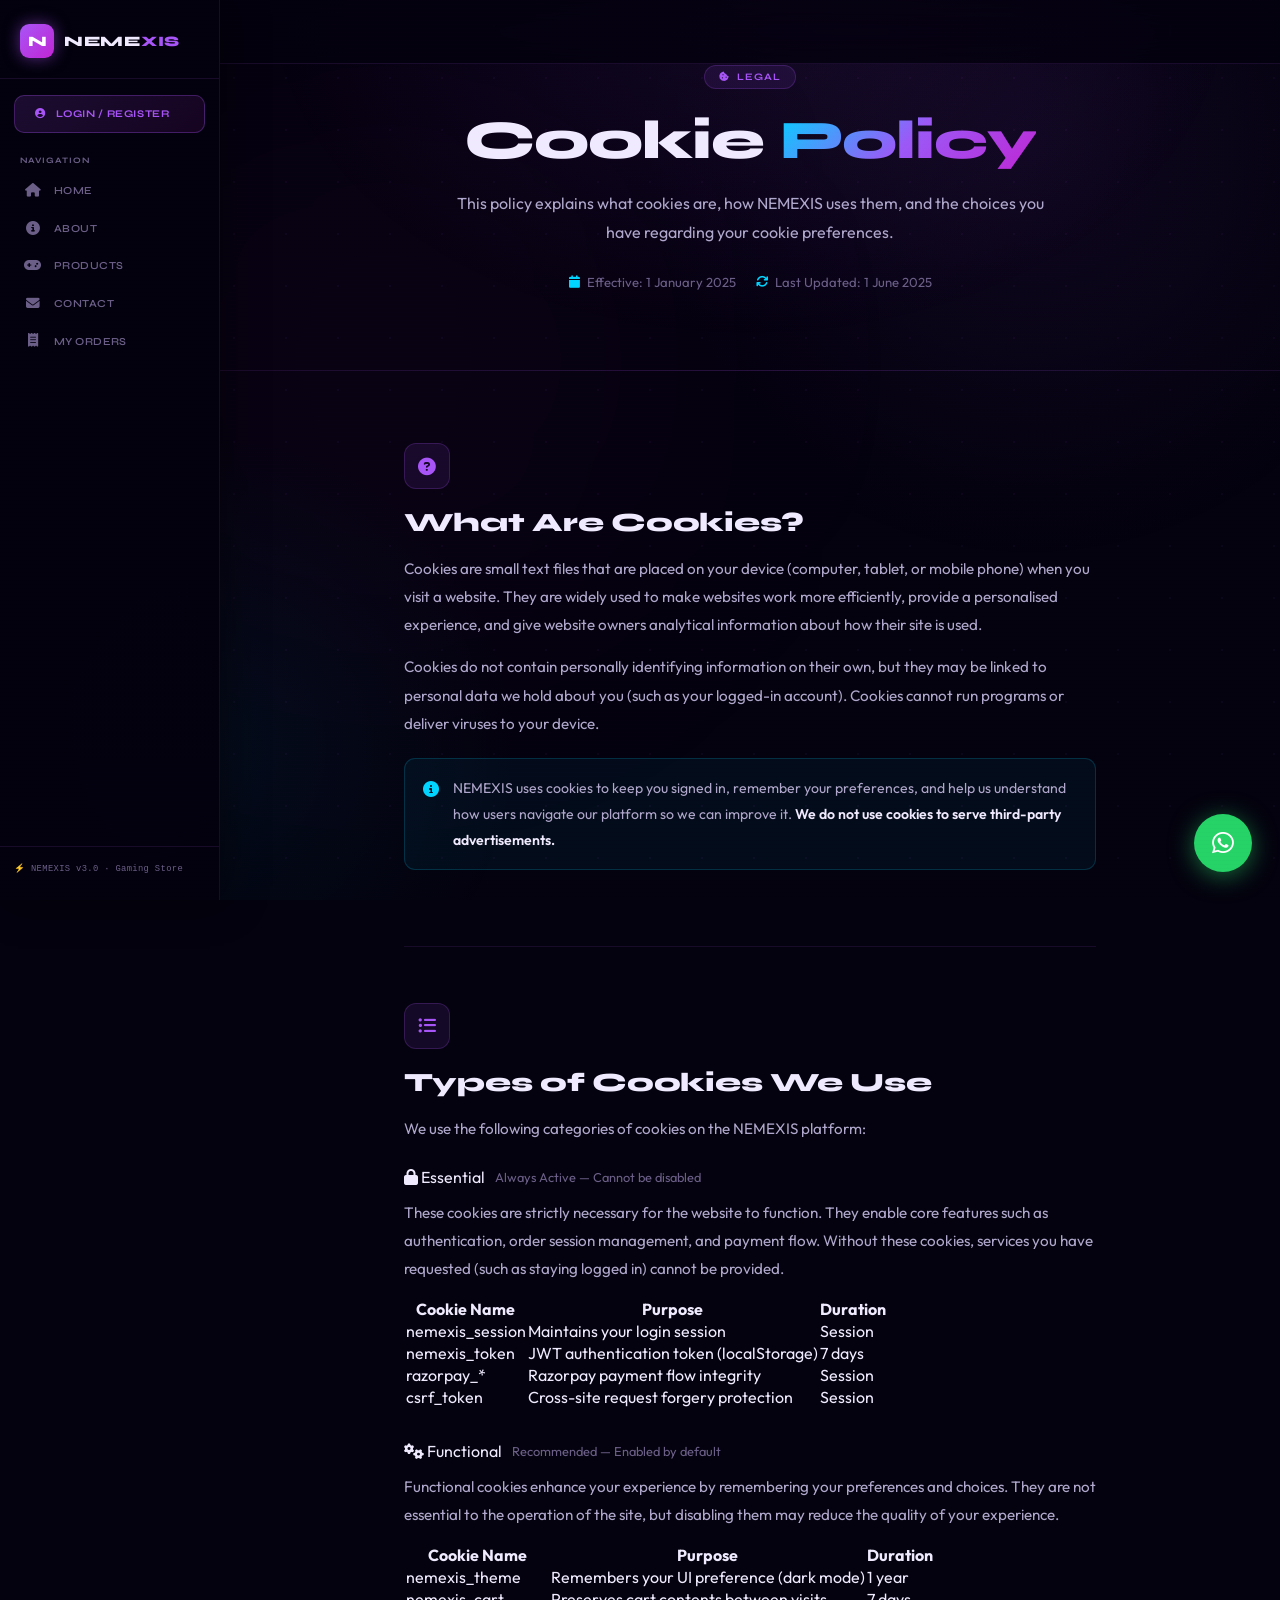
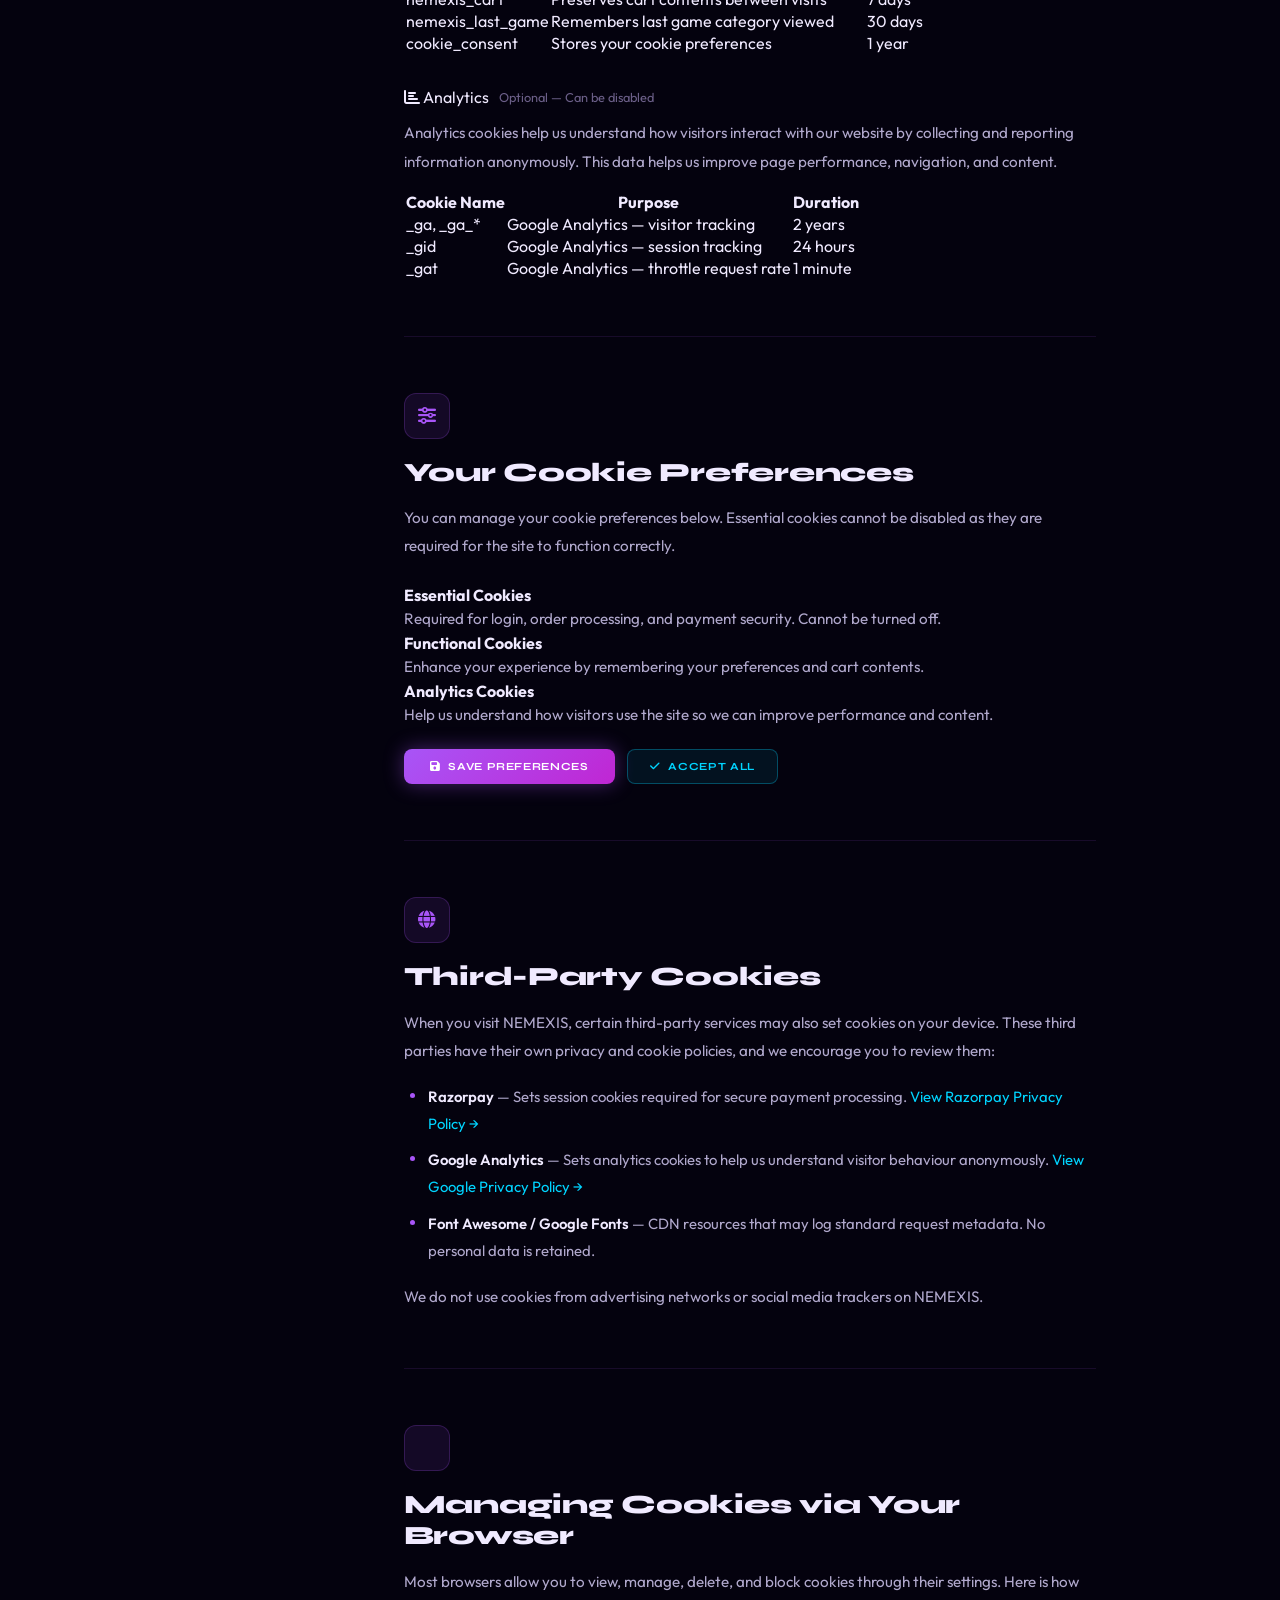
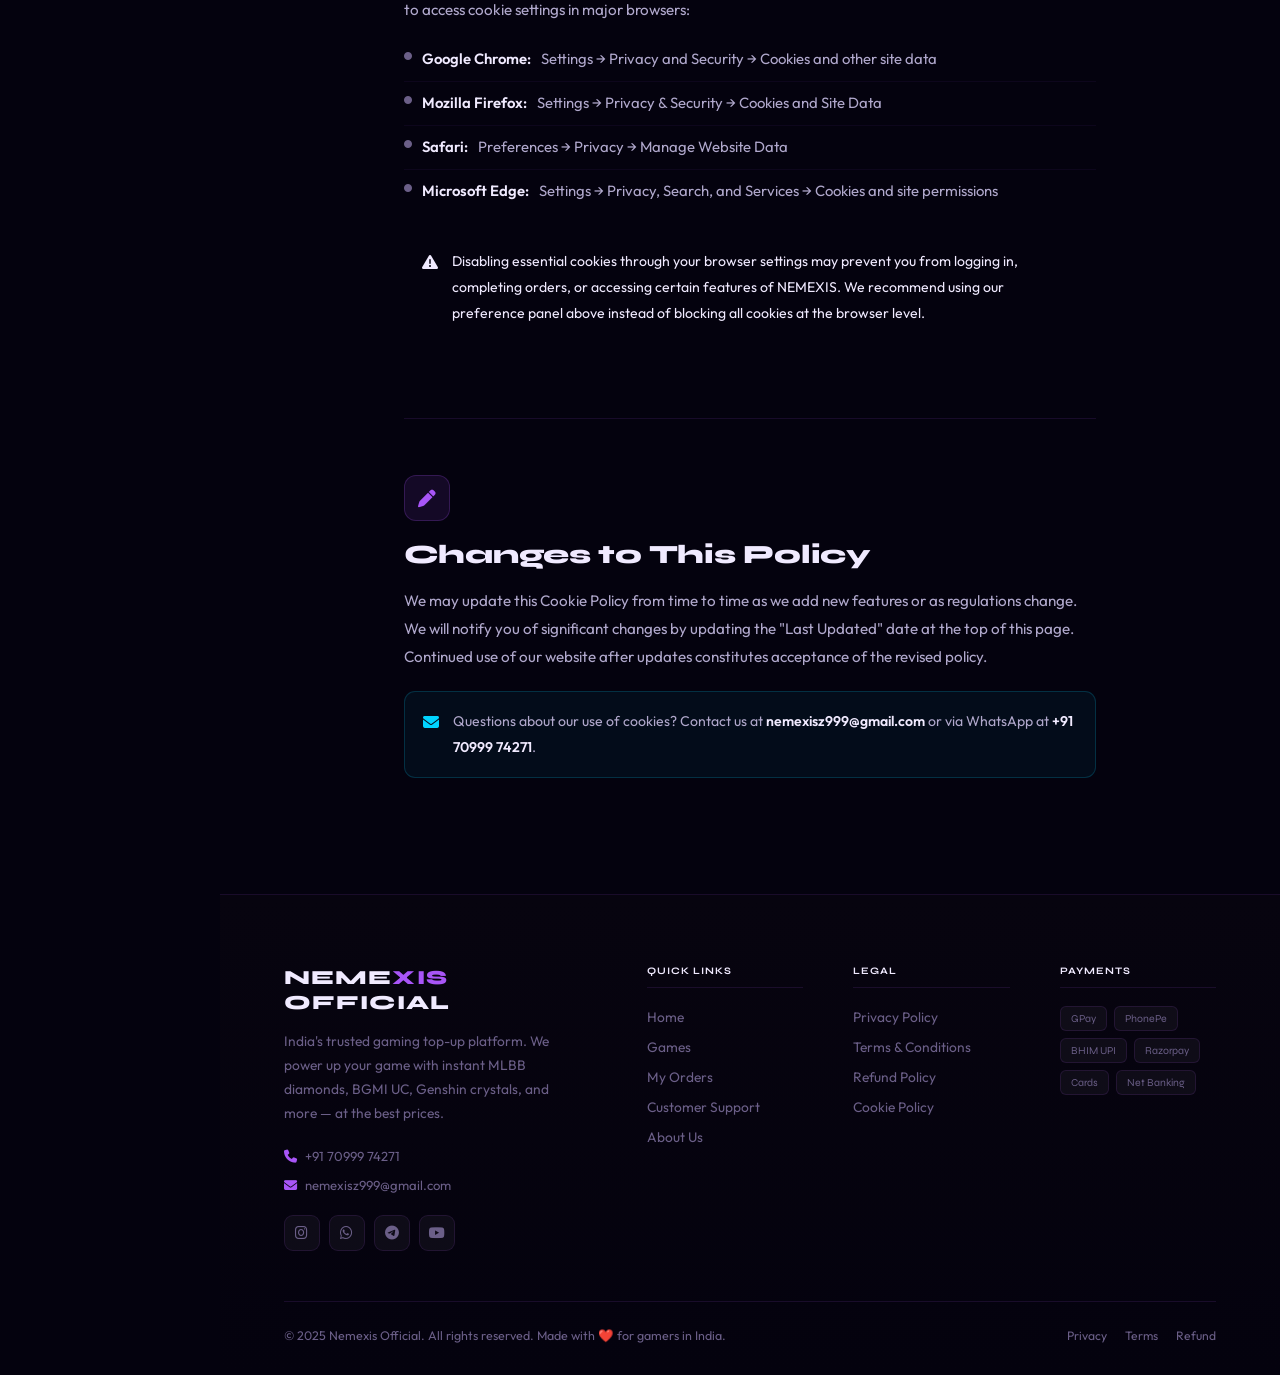
<file: cookies.html>
<!DOCTYPE html>
<html lang="en">
<head>
  <meta charset="UTF-8" />
  <meta name="viewport" content="width=device-width, initial-scale=1.0" />
  <title>Cookie Policy — NEMEXIS OFFICIAL</title>
  <link rel="preconnect" href="https://fonts.googleapis.com" />
  <link rel="preconnect" href="https://fonts.gstatic.com" crossorigin />
  <link href="https://fonts.googleapis.com/css2?family=Syne:wght@400;500;600;700;800&family=Outfit:wght@300;400;500;600;700&display=swap" rel="stylesheet" />
  <link rel="stylesheet" href="https://cdnjs.cloudflare.com/ajax/libs/font-awesome/6.5.0/css/all.min.css" />
  <link rel="stylesheet" href="nemexis-shared.css" />
  <style>

    /* ============================================================
       NEMEXIS SIDEBAR NAV — SHARED
    ============================================================ */
    :root {
      --bg-void: #04020e; --bg-deep: #07040f; --bg-card: #0c0820;
      --bg-glass: rgba(12,8,32,0.75); --bg-glass-light: rgba(255,255,255,0.035);
      --cyan: #00d4ff; --cyan-dim: rgba(0,212,255,0.12); --cyan-glow: rgba(0,212,255,0.5);
      --purple: #a855f7; --purple-bright: #c026d3; --purple-dim: rgba(168,85,247,0.15);
      --purple-glow: rgba(168,85,247,0.45); --blue: #1e6fff; --pink: #f72585;
      --gold: #ffd60a; --green: #22c55e; --text-white: #f0eaff;
      --text-sub: #b0a8cc; --text-dim: #6b5f88;
      --border-glass: rgba(168,85,247,0.12); --border-cyan: rgba(0,212,255,0.2);
      --border-bright: rgba(0,212,255,0.45); --border-purple: rgba(168,85,247,0.4);
      --font-display: 'Syne', sans-serif; --font-body: 'Outfit', sans-serif;
      --font-ui: 'Outfit', sans-serif;
      --ease: cubic-bezier(0.4,0,0.2,1); --spring: cubic-bezier(0.34,1.56,0.64,1);
      --transition: 0.32s cubic-bezier(0.4,0,0.2,1);
    }
    #sidenav {
      position: fixed; top: 0; left: 0; bottom: 0; width: 220px; z-index: 1001;
      background: rgba(4,2,14,0.97); border-right: 1px solid var(--border-glass);
      backdrop-filter: blur(28px) saturate(1.5); -webkit-backdrop-filter: blur(28px) saturate(1.5);
      display: flex; flex-direction: column; gap: 0;
      transition: transform 0.35s var(--ease); box-shadow: 4px 0 40px rgba(0,0,0,0.45);
    }
    .sidenav-logo {
      display: flex; align-items: center; gap: 10px; padding: 24px 20px 20px;
      border-bottom: 1px solid var(--border-glass); text-decoration: none;
    }
    .sidenav-logo-icon {
      width: 34px; height: 34px;
      background: linear-gradient(135deg, var(--purple), var(--purple-bright));
      border-radius: 9px; display: flex; align-items: center; justify-content: center;
      font-family: var(--font-display); font-weight: 900; font-size: 0.9rem; color: #fff;
      box-shadow: 0 0 16px rgba(168,85,247,0.5); flex-shrink: 0;
    }
    .sidenav-logo-text {
      font-family: var(--font-display); font-size: 0.9rem; font-weight: 800;
      letter-spacing: 0.05em; color: var(--text-white);
    }
    .sidenav-logo-text .accent { color: var(--purple); }
    .sidenav-login-btn {
      display: flex; align-items: center; gap: 10px; padding: 12px 20px;
      margin: 16px 14px 8px;
      background: linear-gradient(135deg, rgba(168,85,247,0.15) 0%, rgba(192,38,211,0.1) 100%);
      color: var(--purple); font-family: var(--font-display); font-size: 0.64rem;
      font-weight: 700; letter-spacing: 0.06em; text-transform: uppercase;
      border-radius: 10px; border: 1px solid rgba(168,85,247,0.3); cursor: pointer;
      transition: var(--transition); width: calc(100% - 28px); text-decoration: none;
    }
    .sidenav-login-btn:hover {
      background: rgba(168,85,247,0.22); border-color: var(--purple);
      box-shadow: 0 0 22px rgba(168,85,247,0.25);
    }
    .sidenav-section-label {
      font-family: var(--font-display); font-size: 0.52rem; font-weight: 700;
      letter-spacing: 0.12em; text-transform: uppercase; color: var(--text-dim);
      padding: 14px 20px 8px;
    }
    #sidenav ul { list-style: none; padding: 0 10px; display: flex; flex-direction: column; gap: 2px; flex: 1; }
    #sidenav ul li a {
      display: flex; align-items: center; gap: 12px; padding: 11px 14px;
      border-radius: 9px; font-family: var(--font-display); font-size: 0.67rem;
      font-weight: 600; letter-spacing: 0.04em; text-transform: uppercase;
      color: var(--text-dim); text-decoration: none; transition: var(--transition); position: relative;
    }
    #sidenav ul li a i { font-size: 0.85rem; width: 18px; text-align: center; flex-shrink: 0; }
    #sidenav ul li a:hover, #sidenav ul li a.active { color: var(--cyan); background: var(--cyan-dim); }
    #sidenav ul li a.active::before {
      content: ''; position: absolute; left: 0; top: 20%; bottom: 20%;
      width: 2px; background: var(--cyan); border-radius: 2px; box-shadow: 0 0 8px var(--cyan);
    }
    .sidenav-bottom { padding: 16px 14px; border-top: 1px solid var(--border-glass); }
    .sidenav-version { font-family: 'DM Mono', monospace; font-size: 0.55rem; color: var(--text-dim); letter-spacing: 0.04em; margin-bottom: 10px; }
    body.has-sidenav { padding-left: 220px; }
    /* Slim top header */
    #header {
      position: fixed; top: 0; left: 220px; right: 0; z-index: 1000;
      display: flex; align-items: center; justify-content: space-between;
      padding: 0 5%; height: 64px;
      background: rgba(4,2,14,0.85);
      border-bottom: 1px solid var(--border-glass);
      backdrop-filter: blur(24px) saturate(1.5);
    }
    .logo-wrap { display: none; }
    .nav-actions { display: flex; align-items: center; gap: 10px; }
    .nav-cart-btn {
      position: relative; width: 40px; height: 40px; background: var(--cyan-dim);
      border: 1px solid var(--border-cyan); border-radius: 10px;
      display: flex; align-items: center; justify-content: center;
      color: var(--cyan); font-size: 0.95rem; cursor: pointer;
      transition: var(--transition);
    }
    .nav-cart-btn:hover { border-color: var(--cyan); box-shadow: 0 0 18px rgba(0,212,255,0.25); }
    .cart-badge {
      position: absolute; top: -6px; right: -6px; min-width: 18px; height: 18px;
      background: var(--purple-bright); border-radius: 9px; font-size: 0.6rem;
      font-weight: 700; display: flex; align-items: center; justify-content: center;
      font-family: var(--font-ui); padding: 0 4px; box-shadow: 0 0 10px rgba(192,38,211,0.6);
    }
    .hamburger { display: none; flex-direction: column; gap: 5px; width: 28px; cursor: pointer; }
    .hamburger span { display: block; height: 2px; border-radius: 2px; transition: var(--transition); }
    .hamburger span:nth-child(1) { background: var(--purple); }
    .hamburger span:nth-child(2) { background: var(--cyan); width: 70%; }
    .hamburger span:nth-child(3) { background: var(--purple); }
    @media (min-width: 769px) { #header .hamburger { display: none; } }
    @media (max-width: 768px) {
      body.has-sidenav { padding-left: 0; }
      #header { left: 0; }
      .logo-wrap { display: flex; align-items: center; gap: 10px; text-decoration: none; }
      .logo-icon {
        width: 32px; height: 32px;
        background: linear-gradient(135deg, var(--purple), var(--purple-bright));
        border-radius: 9px; display: flex; align-items: center; justify-content: center;
        font-family: var(--font-display); font-weight: 900; font-size: 0.85rem; color: #fff;
      }
      .logo-text { font-family: var(--font-display); font-size: 0.9rem; font-weight: 800; color: var(--text-white); }
      .logo-text .accent { color: var(--purple); }
      .hamburger { display: flex; }
      #sidenav { transform: translateX(-100%); }
      #sidenav.open { transform: translateX(0); }
      .sidenav-overlay {
        position: fixed; inset: 0; background: rgba(0,0,0,0.6); z-index: 1000;
        opacity: 0; pointer-events: none; transition: opacity 0.3s ease;
      }
      .sidenav-overlay.active { opacity: 1; pointer-events: all; }
    }
    /* page content below header */
    .page-content-wrap { padding-top: 64px; }

  </style>
</head>
<body class="has-sidenav">
  <div class="sidenav-overlay" id="sidenavOverlay" onclick="closeSidenav()"></div>
  <aside id="sidenav">
    <a href="index.html" class="sidenav-logo">
      <div class="sidenav-logo-icon">N</div>
      <span class="sidenav-logo-text">NEME<span class="accent">XIS</span></span>
    </a>
    <a href="index.html" class="sidenav-login-btn">
      <i class="fas fa-user-circle"></i>
      <span>Login / Register</span>
    </a>
    <div class="sidenav-section-label">Navigation</div>
    <ul>
      <li><a href="index.html"><i class="fas fa-home"></i> Home</a></li>
      <li><a href="about.html"><i class="fas fa-info-circle"></i> About</a></li>
      <li><a href="index.html#products"><i class="fas fa-gamepad"></i> Products</a></li>
      <li><a href="contact.html"><i class="fas fa-envelope"></i> Contact</a></li>
      <li><a href="Orders.html"><i class="fas fa-receipt"></i> My Orders</a></li>
    </ul>
    <div class="sidenav-bottom">
      <div class="sidenav-version">⚡ NEMEXIS v3.0 · Gaming Store</div>
    </div>
  </aside>
  <header id="header">
    <a href="index.html" class="logo-wrap">
      <div class="logo-icon">N</div>
      <span class="logo-text">NEME<span class="accent">XIS</span></span>
    </a>
    <div class="nav-actions">
      <div class="hamburger" onclick="toggleSidenav()" aria-label="Menu">
        <span></span><span></span><span></span>
      </div>
    </div>
  </header>


<div class="bg-ambient"><div class="bg-orb orb-mid"></div></div>
<div class="bg-grid"></div>
<div class="bg-scan"></div>

<!-- ── HEADER ──────────────────────────────────────────── -->



<!-- ── PAGE HERO ────────────────────────────────────────── -->
<section class="page-hero" style="padding-top:64px">
  <div class="page-hero-eyebrow"><i class="fas fa-cookie-bite"></i> Legal</div>
  <h1>Cookie <span class="gradient-text">Policy</span></h1>
  <p>This policy explains what cookies are, how NEMEXIS uses them, and the choices you have regarding your cookie preferences.</p>
  <div class="page-hero-meta">
    <span class="page-hero-meta-item"><i class="fas fa-calendar"></i> Effective: 1 January 2025</span>
    <span class="page-hero-meta-item"><i class="fas fa-sync"></i> Last Updated: 1 June 2025</span>
  </div>
</section>

<!-- ── CONTENT ───────────────────────────────────────────── -->
<main class="page-content">

  <div class="policy-section">
    <div class="policy-section-icon"><i class="fas fa-question-circle"></i></div>
    <h2>What Are Cookies?</h2>
    <p>Cookies are small text files that are placed on your device (computer, tablet, or mobile phone) when you visit a website. They are widely used to make websites work more efficiently, provide a personalised experience, and give website owners analytical information about how their site is used.</p>
    <p>Cookies do not contain personally identifying information on their own, but they may be linked to personal data we hold about you (such as your logged-in account). Cookies cannot run programs or deliver viruses to your device.</p>
    <div class="policy-callout info">
      <div class="policy-callout-icon"><i class="fas fa-info-circle"></i></div>
      <p>NEMEXIS uses cookies to keep you signed in, remember your preferences, and help us understand how users navigate our platform so we can improve it. <strong>We do not use cookies to serve third-party advertisements.</strong></p>
    </div>
  </div>

  <div class="policy-section">
    <div class="policy-section-icon"><i class="fas fa-list-ul"></i></div>
    <h2>Types of Cookies We Use</h2>
    <p>We use the following categories of cookies on the NEMEXIS platform:</p>

    <!-- Cookie: Essential -->
    <div style="margin-top:24px">
      <div style="display:flex;align-items:center;gap:10px;margin-bottom:12px">
        <span class="policy-badge green"><i class="fas fa-lock"></i> Essential</span>
        <span style="font-size:0.8rem;color:var(--text-dim)">Always Active — Cannot be disabled</span>
      </div>
      <p>These cookies are strictly necessary for the website to function. They enable core features such as authentication, order session management, and payment flow. Without these cookies, services you have requested (such as staying logged in) cannot be provided.</p>
      <table class="policy-table" style="margin-top:14px">
        <thead><tr><th>Cookie Name</th><th>Purpose</th><th>Duration</th></tr></thead>
        <tbody>
          <tr><td>nemexis_session</td><td>Maintains your login session</td><td>Session</td></tr>
          <tr><td>nemexis_token</td><td>JWT authentication token (localStorage)</td><td>7 days</td></tr>
          <tr><td>razorpay_*</td><td>Razorpay payment flow integrity</td><td>Session</td></tr>
          <tr><td>csrf_token</td><td>Cross-site request forgery protection</td><td>Session</td></tr>
        </tbody>
      </table>
    </div>

    <!-- Cookie: Functional -->
    <div style="margin-top:32px">
      <div style="display:flex;align-items:center;gap:10px;margin-bottom:12px">
        <span class="policy-badge cyan"><i class="fas fa-cogs"></i> Functional</span>
        <span style="font-size:0.8rem;color:var(--text-dim)">Recommended — Enabled by default</span>
      </div>
      <p>Functional cookies enhance your experience by remembering your preferences and choices. They are not essential to the operation of the site, but disabling them may reduce the quality of your experience.</p>
      <table class="policy-table" style="margin-top:14px">
        <thead><tr><th>Cookie Name</th><th>Purpose</th><th>Duration</th></tr></thead>
        <tbody>
          <tr><td>nemexis_theme</td><td>Remembers your UI preference (dark mode)</td><td>1 year</td></tr>
          <tr><td>nemexis_cart</td><td>Preserves cart contents between visits</td><td>7 days</td></tr>
          <tr><td>nemexis_last_game</td><td>Remembers last game category viewed</td><td>30 days</td></tr>
          <tr><td>cookie_consent</td><td>Stores your cookie preferences</td><td>1 year</td></tr>
        </tbody>
      </table>
    </div>

    <!-- Cookie: Analytics -->
    <div style="margin-top:32px">
      <div style="display:flex;align-items:center;gap:10px;margin-bottom:12px">
        <span class="policy-badge purple"><i class="fas fa-chart-bar"></i> Analytics</span>
        <span style="font-size:0.8rem;color:var(--text-dim)">Optional — Can be disabled</span>
      </div>
      <p>Analytics cookies help us understand how visitors interact with our website by collecting and reporting information anonymously. This data helps us improve page performance, navigation, and content.</p>
      <table class="policy-table" style="margin-top:14px">
        <thead><tr><th>Cookie Name</th><th>Purpose</th><th>Duration</th></tr></thead>
        <tbody>
          <tr><td>_ga, _ga_*</td><td>Google Analytics — visitor tracking</td><td>2 years</td></tr>
          <tr><td>_gid</td><td>Google Analytics — session tracking</td><td>24 hours</td></tr>
          <tr><td>_gat</td><td>Google Analytics — throttle request rate</td><td>1 minute</td></tr>
        </tbody>
      </table>
    </div>
  </div>

  <!-- Preferences Panel -->
  <div class="policy-section">
    <div class="policy-section-icon"><i class="fas fa-sliders-h"></i></div>
    <h2>Your Cookie Preferences</h2>
    <p>You can manage your cookie preferences below. Essential cookies cannot be disabled as they are required for the site to function correctly.</p>

    <div style="margin-top:24px">
      <!-- Essential -->
      <div class="cookie-row">
        <div class="cookie-row-info">
          <h4>Essential Cookies</h4>
          <p>Required for login, order processing, and payment security. Cannot be turned off.</p>
        </div>
        <div class="cookie-toggle locked on" title="Always active"></div>
      </div>

      <!-- Functional -->
      <div class="cookie-row">
        <div class="cookie-row-info">
          <h4>Functional Cookies</h4>
          <p>Enhance your experience by remembering your preferences and cart contents.</p>
        </div>
        <div class="cookie-toggle on" id="toggleFunctional" onclick="toggleCookie(this)" title="Click to toggle"></div>
      </div>

      <!-- Analytics -->
      <div class="cookie-row">
        <div class="cookie-row-info">
          <h4>Analytics Cookies</h4>
          <p>Help us understand how visitors use the site so we can improve performance and content.</p>
        </div>
        <div class="cookie-toggle on" id="toggleAnalytics" onclick="toggleCookie(this)" title="Click to toggle"></div>
      </div>
    </div>

    <div style="margin-top:20px;display:flex;gap:12px;flex-wrap:wrap">
      <button onclick="savePreferences()" style="
        display:inline-flex;align-items:center;gap:8px;
        padding:11px 26px;
        background:linear-gradient(135deg,var(--purple),var(--purple-bright));
        color:#fff;font-family:var(--font-display);
        font-size:0.68rem;font-weight:700;
        letter-spacing:0.06em;text-transform:uppercase;
        border-radius:8px;border:none;cursor:pointer;
        transition:0.3s;
        box-shadow:0 0 20px rgba(168,85,247,0.4);
      " onmouseover="this.style.transform='translateY(-2px)';this.style.boxShadow='0 0 32px rgba(168,85,247,0.6)'"
         onmouseout="this.style.transform='';this.style.boxShadow='0 0 20px rgba(168,85,247,0.4)'">
        <i class="fas fa-save"></i> Save Preferences
      </button>
      <button onclick="acceptAll()" style="
        display:inline-flex;align-items:center;gap:8px;
        padding:10px 22px;
        background:rgba(0,212,255,0.08);color:var(--cyan);
        font-family:var(--font-display);
        font-size:0.68rem;font-weight:700;
        letter-spacing:0.06em;text-transform:uppercase;
        border-radius:8px;border:1px solid rgba(0,212,255,0.3);cursor:pointer;
        transition:0.3s;
      " onmouseover="this.style.background='rgba(0,212,255,0.15)'"
         onmouseout="this.style.background='rgba(0,212,255,0.08)'">
        <i class="fas fa-check"></i> Accept All
      </button>
    </div>
    <p id="prefSavedMsg" style="display:none;margin-top:14px;font-size:0.82rem;color:var(--green)">
      <i class="fas fa-check-circle"></i> Your preferences have been saved.
    </p>
  </div>

  <!-- Third Party Cookies -->
  <div class="policy-section">
    <div class="policy-section-icon"><i class="fas fa-globe"></i></div>
    <h2>Third-Party Cookies</h2>
    <p>When you visit NEMEXIS, certain third-party services may also set cookies on your device. These third parties have their own privacy and cookie policies, and we encourage you to review them:</p>
    <ul>
      <li><strong style="color:var(--text-white)">Razorpay</strong> — Sets session cookies required for secure payment processing. <a href="https://razorpay.com/privacy/" target="_blank" style="color:var(--cyan)">View Razorpay Privacy Policy →</a></li>
      <li><strong style="color:var(--text-white)">Google Analytics</strong> — Sets analytics cookies to help us understand visitor behaviour anonymously. <a href="https://policies.google.com/privacy" target="_blank" style="color:var(--cyan)">View Google Privacy Policy →</a></li>
      <li><strong style="color:var(--text-white)">Font Awesome / Google Fonts</strong> — CDN resources that may log standard request metadata. No personal data is retained.</li>
    </ul>
    <p>We do not use cookies from advertising networks or social media trackers on NEMEXIS.</p>
  </div>

  <!-- Browser Controls -->
  <div class="policy-section">
    <div class="policy-section-icon"><i class="fas fa-browser"></i></div>
    <h2>Managing Cookies via Your Browser</h2>
    <p>Most browsers allow you to view, manage, delete, and block cookies through their settings. Here is how to access cookie settings in major browsers:</p>
    <ul class="check-list">
      <li><i class="fas fa-circle" style="color:var(--text-dim);font-size:0.5rem;margin-top:6px"></i><strong style="color:var(--text-white)">Google Chrome:</strong> Settings → Privacy and Security → Cookies and other site data</li>
      <li><i class="fas fa-circle" style="color:var(--text-dim);font-size:0.5rem;margin-top:6px"></i><strong style="color:var(--text-white)">Mozilla Firefox:</strong> Settings → Privacy &amp; Security → Cookies and Site Data</li>
      <li><i class="fas fa-circle" style="color:var(--text-dim);font-size:0.5rem;margin-top:6px"></i><strong style="color:var(--text-white)">Safari:</strong> Preferences → Privacy → Manage Website Data</li>
      <li><i class="fas fa-circle" style="color:var(--text-dim);font-size:0.5rem;margin-top:6px"></i><strong style="color:var(--text-white)">Microsoft Edge:</strong> Settings → Privacy, Search, and Services → Cookies and site permissions</li>
    </ul>
    <div class="policy-callout warn">
      <div class="policy-callout-icon"><i class="fas fa-exclamation-triangle"></i></div>
      <p>Disabling essential cookies through your browser settings may prevent you from logging in, completing orders, or accessing certain features of NEMEXIS. We recommend using our preference panel above instead of blocking all cookies at the browser level.</p>
    </div>
  </div>

  <!-- Changes -->
  <div class="policy-section">
    <div class="policy-section-icon"><i class="fas fa-pen"></i></div>
    <h2>Changes to This Policy</h2>
    <p>We may update this Cookie Policy from time to time as we add new features or as regulations change. We will notify you of significant changes by updating the "Last Updated" date at the top of this page. Continued use of our website after updates constitutes acceptance of the revised policy.</p>
    <div class="policy-callout info">
      <div class="policy-callout-icon"><i class="fas fa-envelope"></i></div>
      <p>Questions about our use of cookies? Contact us at <strong>nemexisz999@gmail.com</strong> or via WhatsApp at <strong>+91 70999 74271</strong>.</p>
    </div>
  </div>

</main>

<!-- ── FOOTER ──────────────────────────────────────────────── -->


<a href="https://wa.me/917099974271" target="_blank" class="wa-float" aria-label="Chat on WhatsApp">
  <i class="fab fa-whatsapp"></i>
</a>

<script>
  window.addEventListener('scroll', () => {
    document.getElementById('header').classList.toggle('scrolled', window.scrollY > 20);
  });
  function toggleMobileNav() {
    document.getElementById('mobileNav').classList.toggle('open');
  }
  function toggleCookie(el) {
    el.classList.toggle('on');
  }
  function savePreferences() {
    const prefs = {
      functional: document.getElementById('toggleFunctional').classList.contains('on'),
      analytics:  document.getElementById('toggleAnalytics').classList.contains('on'),
    };
    localStorage.setItem('nemexis_cookie_prefs', JSON.stringify(prefs));
    const msg = document.getElementById('prefSavedMsg');
    msg.style.display = 'block';
    setTimeout(() => { msg.style.display = 'none'; }, 3500);
  }
  function acceptAll() {
    document.getElementById('toggleFunctional').classList.add('on');
    document.getElementById('toggleAnalytics').classList.add('on');
    savePreferences();
  }
  // Load saved preferences on page load
  (function() {
    try {
      const saved = JSON.parse(localStorage.getItem('nemexis_cookie_prefs'));
      if (saved) {
        if (!saved.functional) document.getElementById('toggleFunctional').classList.remove('on');
        if (!saved.analytics)  document.getElementById('toggleAnalytics').classList.remove('on');
      }
    } catch(e) {}
  })();
</script>
  <footer>
    <div class="footer-grid">
      <div class="footer-brand">
        <h2>NEME<span class="accent">XIS</span> OFFICIAL</h2>
        <p>India's trusted gaming top-up platform. We power up your game with instant MLBB diamonds, BGMI UC, Genshin crystals, and more — at the best prices.</p>
        <div class="footer-contact">
          <p><i class="fas fa-phone" style="color:var(--purple);margin-right:8px"></i>+91 70999 74271</p>
          <p><i class="fas fa-envelope" style="color:var(--purple);margin-right:8px"></i>nemexisz999@gmail.com</p>
        </div>
        <div class="social-row">
          <a href="#" class="social-btn" aria-label="Instagram"><i class="fab fa-instagram"></i></a>
          <a href="https://wa.me/917099974271" target="_blank" class="social-btn" aria-label="WhatsApp"><i class="fab fa-whatsapp"></i></a>
          <a href="#" class="social-btn" aria-label="Telegram"><i class="fab fa-telegram"></i></a>
          <a href="#" class="social-btn" aria-label="YouTube"><i class="fab fa-youtube"></i></a>
        </div>
      </div>
      <div class="footer-col">
        <h4>Quick Links</h4>
        <ul>
          <li><a href="index.html">Home</a></li>
          <li><a href="index.html#products">Games</a></li>
          <li><a href="Orders.html">My Orders</a></li>
          <li><a href="contact.html">Customer Support</a></li>
          <li><a href="about.html">About Us</a></li>
        </ul>
      </div>
      <div class="footer-col">
        <h4>Legal</h4>
        <ul>
          <li><a href="privacy.html">Privacy Policy</a></li>
          <li><a href="terms.html">Terms &amp; Conditions</a></li>
          <li><a href="refund.html">Refund Policy</a></li>
          <li><a href="cookies.html">Cookie Policy</a></li>
        </ul>
      </div>
      <div class="footer-col">
        <h4>Payments</h4>
        <div class="footer-pay-chips">
          <span class="footer-pay-chip">GPay</span>
          <span class="footer-pay-chip">PhonePe</span>
          <span class="footer-pay-chip">BHIM UPI</span>
          <span class="footer-pay-chip">Razorpay</span>
          <span class="footer-pay-chip">Cards</span>
          <span class="footer-pay-chip">Net Banking</span>
        </div>
      </div>
    </div>
    <div class="footer-bottom">
      <p>© 2025 Nemexis Official. All rights reserved. Made with ❤️ for gamers in India.</p>
      <div class="footer-bottom-links">
        <a href="privacy.html">Privacy</a><a href="terms.html">Terms</a><a href="refund.html">Refund</a>
      </div>
    </div>
  </footer>

  <script>
    function toggleSidenav() {
      document.getElementById('sidenav').classList.toggle('open');
      document.getElementById('sidenavOverlay').classList.toggle('active');
    }
    function closeSidenav() {
      document.getElementById('sidenav').classList.remove('open');
      document.getElementById('sidenavOverlay').classList.remove('active');
    }
    window.addEventListener('scroll', () => {
      document.getElementById('header').classList.toggle('scrolled', window.scrollY > 60);
    });
  </script>

</body>
</html>
</file>
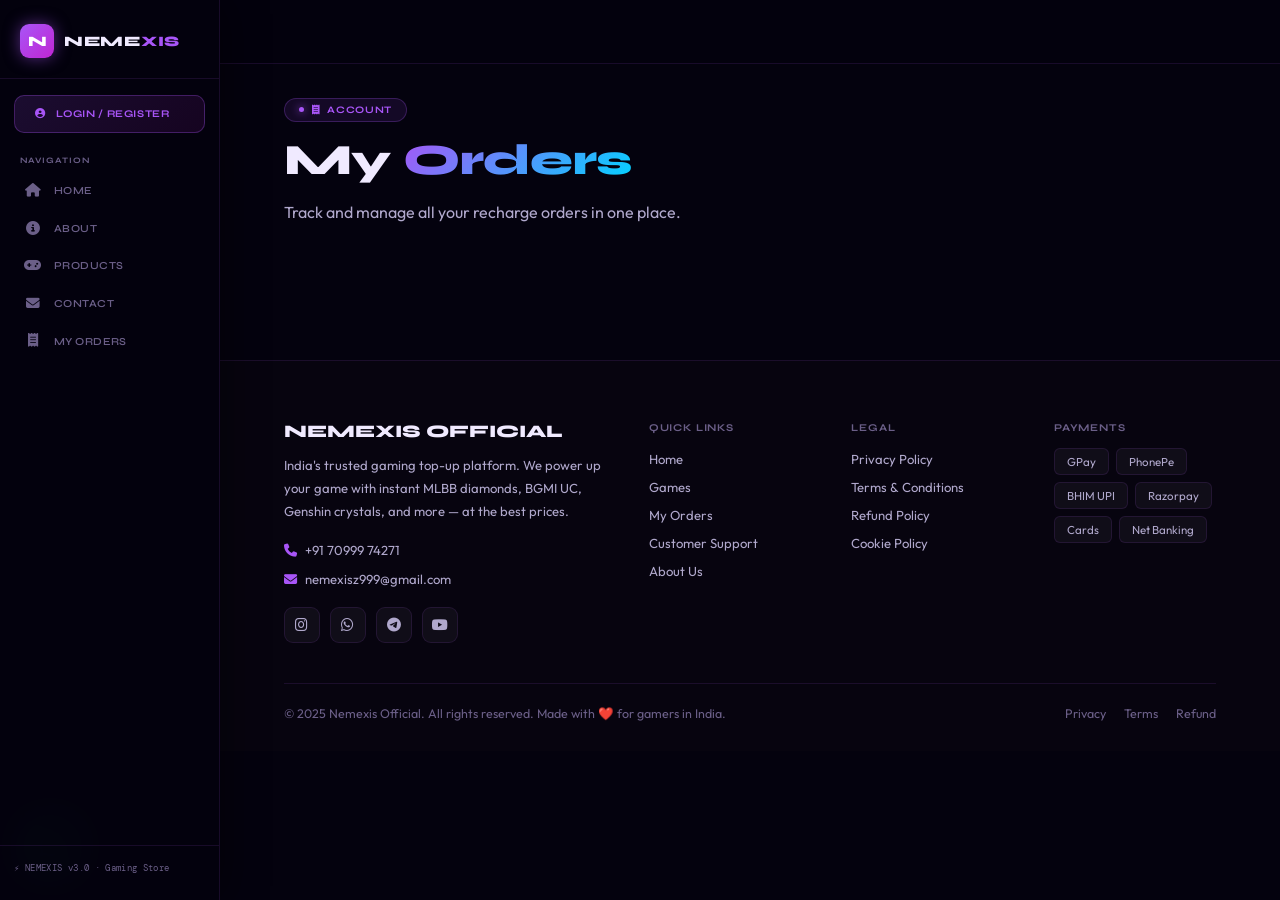
<file: Orders.html>
<!DOCTYPE html>
<html lang="en">
<head>
  <meta charset="UTF-8" />
  <meta name="viewport" content="width=device-width, initial-scale=1.0" />
  <title>My Orders — NEMEXIS OFFICIAL</title>
  <link rel="preconnect" href="https://fonts.googleapis.com" />
  <link rel="preconnect" href="https://fonts.gstatic.com" crossorigin />
  <link href="https://fonts.googleapis.com/css2?family=Syne:wght@400;500;600;700;800&family=Outfit:wght@300;400;500;600;700&family=DM+Mono:ital,wght@0,300;0,400;0,500;1,300&display=swap" rel="stylesheet" />
  <link rel="stylesheet" href="https://cdnjs.cloudflare.com/ajax/libs/font-awesome/6.5.0/css/all.min.css" />

  <style>
    /* ============================================================
       NEMEXIS DESIGN SYSTEM — CSS VARIABLES
    ============================================================ */
    :root {
      --bg-void:        #04020e;
      --bg-deep:        #07040f;
      --bg-card:        #0c0820;
      --bg-glass:       rgba(12, 8, 32, 0.75);
      --bg-glass-light: rgba(255,255,255,0.035);
      --cyan:           #00d4ff;
      --cyan-dim:       rgba(0,212,255,0.12);
      --cyan-glow:      rgba(0,212,255,0.5);
      --purple:         #a855f7;
      --purple-bright:  #c026d3;
      --purple-dim:     rgba(168,85,247,0.15);
      --purple-glow:    rgba(168,85,247,0.45);
      --blue:           #1e6fff;
      --pink:           #f72585;
      --gold:           #ffd60a;
      --green:          #22c55e;
      --text-white:     #f0eaff;
      --text-sub:       #b0a8cc;
      --text-dim:       #6b5f88;
      --border-glass:   rgba(168,85,247,0.12);
      --border-cyan:    rgba(0,212,255,0.2);
      --border-bright:  rgba(0,212,255,0.45);
      --border-purple:  rgba(168,85,247,0.4);
      --font-display:   'Syne', sans-serif;
      --font-body:      'Outfit', sans-serif;
      --font-ui:        'Outfit', sans-serif;
      --ease:           cubic-bezier(0.4,0,0.2,1);
      --spring:         cubic-bezier(0.34,1.56,0.64,1);
      --transition:     0.32s cubic-bezier(0.4,0,0.2,1);
      --radius:         16px;
      --radius-sm:      10px;
      --shadow-cyan:    0 0 30px rgba(0,212,255,0.3), 0 0 80px rgba(0,212,255,0.08);
      --shadow-purple:  0 0 30px rgba(168,85,247,0.35), 0 0 80px rgba(168,85,247,0.1);
      --shadow-card:    0 20px 60px rgba(0,0,0,0.4), 0 4px 20px rgba(0,0,0,0.3);
    }

    *, *::before, *::after { margin:0; padding:0; box-sizing:border-box; }
    html { scroll-behavior:smooth; font-size:16px; }
    body {
      background: var(--bg-void);
      color: var(--text-white);
      font-family: var(--font-body);
      min-height: 100vh;
    }
    a { text-decoration:none; color:inherit; }
    button { cursor:pointer; border:none; background:none; font-family:inherit; color:inherit; }

    /* ── Scrollbar ── */
    ::-webkit-scrollbar { width:5px; }
    ::-webkit-scrollbar-track { background:var(--bg-void); }
    ::-webkit-scrollbar-thumb { background: rgba(168,85,247,0.35); border-radius:3px; }

    /* ── Gradient text ── */
    .gradient-text {
      background: linear-gradient(135deg, var(--purple) 0%, var(--cyan) 100%);
      -webkit-background-clip: text;
      -webkit-text-fill-color: transparent;
      background-clip: text;
    }

    /* ── Section ── */
    .section-pad { padding: 96px 6%; }
    .section-label {
      display: inline-flex;
      align-items: center;
      gap: 8px;
      font-family: var(--font-display);
      font-size: 0.62rem;
      font-weight: 700;
      letter-spacing: 0.07em;
      text-transform: uppercase;
      color: var(--purple);
      background: rgba(168,85,247,0.1);
      border: 1px solid rgba(168,85,247,0.25);
      padding: 5px 14px;
      border-radius: 30px;
      margin-bottom: 14px;
    }
    .section-label::before {
      content: '';
      width: 5px; height: 5px;
      background: var(--purple);
      border-radius: 50%;
      box-shadow: 0 0 8px var(--purple);
      animation: blink 1.8s infinite;
    }
    @keyframes blink { 0%,100%{opacity:1} 50%{opacity:0.3} }
    .section-heading {
      font-family: var(--font-display);
      font-size: clamp(1.8rem, 3.5vw, 2.7rem);
      font-weight: 800;
      line-height: 1.12;
      letter-spacing: -0.01em;
      margin-bottom: 14px;
    }
    .section-sub {
      font-size: 1rem;
      color: var(--text-sub);
      max-width: 540px;
      line-height: 1.75;
      font-family: var(--font-ui);
    }

    /* ── Buttons ── */
    .btn-primary {
      display: inline-flex;
      align-items: center;
      gap: 9px;
      padding: 14px 34px;
      background: linear-gradient(135deg, var(--purple) 0%, var(--purple-bright) 100%);
      color: #fff;
      font-family: var(--font-display);
      font-size: 0.72rem;
      font-weight: 700;
      letter-spacing: 0.07em;
      text-transform: uppercase;
      border-radius: 8px;
      border: none;
      position: relative;
      overflow: hidden;
      transition: var(--transition);
      box-shadow: 0 0 25px rgba(168,85,247,0.4), 0 4px 15px rgba(0,0,0,0.3);
    }
    .btn-primary:hover { transform: translateY(-3px) scale(1.02); box-shadow: 0 0 45px rgba(168,85,247,0.6), 0 10px 30px rgba(0,0,0,0.35); }
    .btn-primary:active { transform:scale(0.97); }

    /* ── Header ── */
    header {
      position: sticky;
      top: 0;
      z-index: 999;
      display: flex;
      align-items: center;
      justify-content: space-between;
      padding: 0 6%;
      height: 68px;
      background: var(--bg-glass);
      backdrop-filter: blur(22px) saturate(1.4);
      -webkit-backdrop-filter: blur(22px) saturate(1.4);
      border-bottom: 1px solid var(--border-glass);
      transition: border-bottom-color 0.3s ease;
    }
    header.scrolled { border-bottom-color: rgba(168,85,247,0.2); }

    .logo-wrap { display:flex; align-items:center; gap:10px; text-decoration:none; border-radius:10px; }
    .logo-icon {
      width:36px; height:36px;
      background: linear-gradient(135deg, var(--purple), var(--purple-bright));
      border-radius:10px;
      display:flex; align-items:center; justify-content:center;
      font-family: var(--font-display);
      font-weight: 900; font-size:1rem;
      color:#fff;
      box-shadow: 0 0 18px rgba(168,85,247,0.4);
    }
    .logo-text {
      font-family: var(--font-display);
      font-size: 1.05rem;
      font-weight: 800;
      letter-spacing: 0.04em;
      color: var(--text-white);
    }
    .logo-text .accent { color: var(--cyan); }

    nav ul {
      display: flex;
      align-items: center;
      gap: 6px;
      list-style: none;
    }
    nav ul li a {
      font-family: var(--font-display);
      font-size: 0.65rem;
      font-weight: 600;
      letter-spacing: 0.05em;
      text-transform: uppercase;
      color: var(--text-dim);
      padding: 7px 13px;
      border-radius: 7px;
      transition: var(--transition);
    }
    nav ul li a:hover, nav ul li a.active { color: var(--text-white); background: rgba(255,255,255,0.05); }
    nav ul li a.current-page { color: var(--purple); background: rgba(168,85,247,0.08); }

    .nav-actions { display:flex; align-items:center; gap:10px; }
    .nav-login-btn {
      display: inline-flex;
      align-items: center;
      gap: 7px;
      padding: 8px 18px;
      background: rgba(168,85,247,0.08);
      border: 1px solid var(--border-glass);
      border-radius: 7px;
      color: var(--text-sub);
      font-family: var(--font-display);
      font-size: 0.64rem;
      font-weight: 700;
      letter-spacing: 0.06em;
      text-transform: uppercase;
      cursor: pointer;
      transition: var(--transition);
    }
    .nav-login-btn:hover { color: var(--text-white); border-color: var(--purple); }

    /* Mobile nav */
    .hamburger {
      display: none;
      flex-direction: column;
      gap: 5px;
      cursor: pointer;
      padding: 6px;
    }
    .hamburger span {
      display: block;
      width: 22px; height: 2px;
      background: var(--text-sub);
      border-radius: 2px;
      transition: var(--transition);
    }

    @media (max-width: 860px) {
      nav ul {
        display: none;
        position: fixed;
        top: 68px; left: 0; right: 0;
        background: var(--bg-card);
        border-bottom: 1px solid var(--border-glass);
        flex-direction: column;
        padding: 16px 6%;
        gap: 4px;
        z-index: 998;
      }
      nav ul.open { display: flex; }
      nav ul li a { display: block; padding: 11px 14px; }
      .hamburger { display: flex; }
    }

    /* ── Form Input ── */
    .form-input {
      width: 100%;
      background: rgba(255,255,255,0.04);
      border: 1px solid var(--border-glass);
      border-radius: 9px;
      padding: 12px 16px;
      color: var(--text-white);
      font-family: var(--font-ui);
      font-size: 0.9rem;
      transition: var(--transition);
      outline: none;
    }
    .form-input:focus {
      border-color: rgba(168,85,247,0.5);
      box-shadow: 0 0 18px rgba(168,85,247,0.12);
    }
    .form-input::placeholder { color: var(--text-dim); }

    /* ── Orders: Tab Bar ── */
    .orders-tabs {
      display: flex;
      gap: 8px;
      overflow-x: auto;
      padding-bottom: 4px;
      scrollbar-width: none;
      margin-bottom: 24px;
    }
    .orders-tabs::-webkit-scrollbar { display: none; }

    .orders-tab {
      display: inline-flex;
      align-items: center;
      gap: 7px;
      padding: 8px 18px;
      border-radius: 30px;
      border: 1px solid var(--border-glass);
      background: rgba(255,255,255,0.03);
      color: var(--text-sub);
      font-family: var(--font-display);
      font-size: 0.63rem;
      font-weight: 700;
      letter-spacing: 0.06em;
      text-transform: uppercase;
      white-space: nowrap;
      cursor: pointer;
      transition: var(--transition);
    }
    .orders-tab:hover { border-color: var(--border-purple); color: var(--text-white); }
    .orders-tab.active {
      background: linear-gradient(135deg, var(--purple) 0%, var(--purple-bright) 100%);
      border-color: transparent;
      color: #fff;
      box-shadow: 0 0 18px rgba(168,85,247,0.35);
    }
    .orders-tab .tab-badge {
      display: inline-flex;
      align-items: center;
      justify-content: center;
      min-width: 18px;
      height: 18px;
      padding: 0 5px;
      border-radius: 30px;
      font-size: 0.58rem;
      font-family: var(--font-ui);
      font-weight: 700;
      line-height: 1;
      background: rgba(168,85,247,0.18);
      color: var(--purple);
    }
    .orders-tab.active .tab-badge { background: rgba(255,255,255,0.25); color: #fff; }

    /* ── Orders: Search ── */
    .orders-search-wrap {
      position: relative;
      max-width: 420px;
      margin-bottom: 28px;
    }
    .orders-search-wrap .search-icon {
      position: absolute;
      left: 16px;
      top: 50%;
      transform: translateY(-50%);
      color: var(--text-dim);
      font-size: 0.82rem;
      pointer-events: none;
    }
    .orders-search-wrap .form-input {
      padding-left: 42px;
      border-radius: 30px;
    }

    /* ── Orders: Card ── */
    .orders-list { display: flex; flex-direction: column; gap: 14px; }

    .order-card {
      background: var(--bg-card);
      border: 1px solid var(--border-glass);
      border-radius: 16px;
      padding: 20px 24px;
      display: flex;
      align-items: center;
      justify-content: space-between;
      gap: 18px;
      transition: border-color 0.3s ease, box-shadow 0.3s ease;
    }
    .order-card:hover {
      border-color: var(--border-purple);
      box-shadow: 0 0 22px rgba(168,85,247,0.08);
    }
    .order-card-left { flex: 1; min-width: 0; }
    .order-card-right { text-align: right; white-space: nowrap; }

    .order-id-row {
      display: flex;
      align-items: center;
      gap: 10px;
      flex-wrap: wrap;
      margin-bottom: 7px;
    }
    .order-id {
      font-family: var(--font-display);
      font-size: 0.8rem;
      font-weight: 700;
      color: var(--text-white);
    }

    /* ── Status Badges ── */
    .order-status {
      display: inline-flex;
      align-items: center;
      gap: 5px;
      padding: 4px 11px;
      border-radius: 30px;
      font-family: var(--font-display);
      font-size: 0.58rem;
      font-weight: 700;
      letter-spacing: 0.06em;
      text-transform: uppercase;
      white-space: nowrap;
    }
    .status-pending    { background: rgba(255,214,10,0.12);  color: var(--gold);   border: 1px solid rgba(255,214,10,0.28); }
    .status-processing { background: rgba(30,111,255,0.12);  color: #6ea8fe;       border: 1px solid rgba(30,111,255,0.28); }
    .status-paid       { background: rgba(0,212,255,0.10);   color: var(--cyan);   border: 1px solid rgba(0,212,255,0.28); }
    .status-completed  { background: rgba(34,197,94,0.12);   color: var(--green);  border: 1px solid rgba(34,197,94,0.28); }
    .status-failed     { background: rgba(247,37,133,0.12);  color: var(--pink);   border: 1px solid rgba(247,37,133,0.28); }
    .status-refunded   { background: rgba(168,85,247,0.12);  color: var(--purple); border: 1px solid rgba(168,85,247,0.28); }
    .status-cancelled  { background: rgba(107,95,136,0.15);  color: var(--text-sub); border: 1px solid var(--border-glass); }
    .status-onhold     { background: rgba(255,214,10,0.08);  color: var(--gold);   border: 1px solid rgba(255,214,10,0.18); }

    .order-meta {
      font-family: var(--font-ui);
      font-size: 0.82rem;
      color: var(--text-sub);
      margin-bottom: 4px;
    }
    .order-meta .highlight { color: var(--cyan); }
    .order-date {
      font-family: var(--font-ui);
      font-size: 0.72rem;
      color: var(--text-dim);
    }
    .order-amount {
      font-family: var(--font-display);
      font-size: 1.05rem;
      font-weight: 700;
      color: var(--text-white);
    }
    .order-pay-label {
      font-family: var(--font-ui);
      font-size: 0.7rem;
      color: var(--text-dim);
      margin-top: 4px;
    }

    /* ── Empty State ── */
    .orders-empty {
      display: flex;
      flex-direction: column;
      align-items: center;
      justify-content: center;
      padding: 80px 24px;
      gap: 14px;
      text-align: center;
    }
    .orders-empty-icon {
      width: 78px;
      height: 78px;
      border-radius: 50%;
      background: rgba(168,85,247,0.07);
      border: 1px solid var(--border-glass);
      display: flex;
      align-items: center;
      justify-content: center;
      font-size: 2rem;
      color: var(--text-dim);
      margin-bottom: 8px;
    }
    .orders-empty-title {
      font-family: var(--font-display);
      font-size: 1.05rem;
      font-weight: 700;
      color: var(--text-white);
    }
    .orders-empty-sub {
      font-family: var(--font-ui);
      font-size: 0.85rem;
      color: var(--text-dim);
    }

    /* ── Pagination ── */
    .orders-pagination {
      display: flex;
      align-items: center;
      justify-content: center;
      gap: 10px;
      margin-top: 36px;
    }
    .page-btn {
      width: 38px;
      height: 38px;
      border-radius: 10px;
      background: rgba(255,255,255,0.04);
      border: 1px solid var(--border-glass);
      color: var(--text-sub);
      font-size: 0.82rem;
      display: flex;
      align-items: center;
      justify-content: center;
      cursor: pointer;
      transition: var(--transition);
    }
    .page-btn:hover:not(:disabled) { border-color: var(--border-purple); color: var(--purple); }
    .page-btn:disabled { opacity: 0.3; cursor: not-allowed; }
    .page-info {
      font-family: var(--font-display);
      font-size: 0.64rem;
      font-weight: 700;
      letter-spacing: 0.06em;
      color: var(--text-sub);
      padding: 0 6px;
    }

    /* ── Not logged in box ── */
    .auth-prompt {
      background: var(--bg-card);
      border: 1px solid var(--border-glass);
      border-radius: 22px;
      padding: 60px 40px;
      text-align: center;
      max-width: 480px;
      margin: 0 auto;
    }
    .auth-prompt-icon {
      font-size: 2.5rem;
      color: var(--purple);
      margin-bottom: 18px;
      display: block;
    }
    .auth-prompt-title {
      font-family: var(--font-display);
      font-size: 1.15rem;
      font-weight: 700;
      color: var(--text-white);
      margin-bottom: 10px;
    }
    .auth-prompt-sub {
      font-family: var(--font-ui);
      font-size: 0.88rem;
      color: var(--text-sub);
      line-height: 1.7;
      margin-bottom: 28px;
    }

    /* ── Toast ── */
    .toast-container {
      position: fixed;
      bottom: 28px;
      right: 24px;
      z-index: 9999;
      display: flex;
      flex-direction: column;
      gap: 10px;
    }
    .toast {
      display: flex;
      align-items: center;
      gap: 10px;
      padding: 13px 18px;
      border-radius: 12px;
      background: var(--bg-card);
      border: 1px solid var(--border-glass);
      font-family: var(--font-ui);
      font-size: 0.85rem;
      color: var(--text-white);
      box-shadow: var(--shadow-card);
      animation: toastIn 0.35s var(--spring);
      max-width: 320px;
    }
    .toast.success { border-color: rgba(34,197,94,0.35); }
    .toast.success i { color: var(--green); }
    .toast.error { border-color: rgba(247,37,133,0.35); }
    .toast.error i { color: var(--pink); }
    @keyframes toastIn { from { opacity:0; transform:translateX(40px); } to { opacity:1; transform:none; } }

    /* ── Footer ── */
    footer {
      background: var(--bg-deep);
      border-top: 1px solid var(--border-glass);
      padding: 60px 6% 30px;
    }
    .footer-grid {
      display: grid;
      grid-template-columns: 2fr 1fr 1fr 1fr;
      gap: 40px;
      margin-bottom: 40px;
    }
    @media (max-width: 900px) { .footer-grid { grid-template-columns: 1fr 1fr; } }
    @media (max-width: 540px) { .footer-grid { grid-template-columns: 1fr; } }

    .footer-brand h2 {
      font-family: var(--font-display);
      font-size: 1.1rem;
      font-weight: 800;
      color: var(--text-white);
      margin-bottom: 12px;
    }
    .footer-brand p, .footer-contact p {
      font-family: var(--font-ui);
      font-size: 0.82rem;
      color: var(--text-sub);
      line-height: 1.75;
    }
    .footer-contact { margin: 16px 0; display: flex; flex-direction: column; gap: 6px; }
    .footer-col h4 {
      font-family: var(--font-display);
      font-size: 0.65rem;
      font-weight: 700;
      letter-spacing: 0.08em;
      text-transform: uppercase;
      color: var(--text-dim);
      margin-bottom: 14px;
    }
    .footer-col ul { list-style: none; display: flex; flex-direction: column; gap: 8px; }
    .footer-col ul li a {
      font-family: var(--font-ui);
      font-size: 0.82rem;
      color: var(--text-sub);
      transition: color 0.25s;
    }
    .footer-col ul li a:hover { color: var(--purple); }
    .footer-pay-chips { display: flex; flex-wrap: wrap; gap: 7px; }
    .footer-pay-chip {
      padding: 5px 12px;
      border-radius: 6px;
      background: rgba(255,255,255,0.04);
      border: 1px solid var(--border-glass);
      font-family: var(--font-ui);
      font-size: 0.72rem;
      color: var(--text-sub);
    }
    .footer-bottom {
      border-top: 1px solid var(--border-glass);
      padding-top: 22px;
      display: flex;
      align-items: center;
      justify-content: space-between;
      gap: 16px;
      flex-wrap: wrap;
    }
    .footer-bottom p {
      font-family: var(--font-ui);
      font-size: 0.78rem;
      color: var(--text-dim);
    }
    .footer-bottom-links { display: flex; gap: 18px; }
    .footer-bottom-links a {
      font-family: var(--font-ui);
      font-size: 0.78rem;
      color: var(--text-dim);
      transition: color 0.25s;
    }
    .footer-bottom-links a:hover { color: var(--purple); }

    .social-row { display: flex; gap: 10px; margin-top: 16px; }
    .social-btn {
      width: 36px; height: 36px;
      border-radius: 9px;
      background: rgba(255,255,255,0.04);
      border: 1px solid var(--border-glass);
      display: flex; align-items: center; justify-content: center;
      font-size: 0.9rem;
      color: var(--text-sub);
      transition: var(--transition);
    }
    .social-btn:hover { color: var(--purple); border-color: var(--border-purple); }

    /* ── WhatsApp Float ── */
    .wa-float {
      position: fixed;
      bottom: 28px; left: 24px;
      width: 52px; height: 52px;
      border-radius: 50%;
      background: #25d366;
      display: flex; align-items: center; justify-content: center;
      font-size: 1.5rem;
      color: #fff;
      box-shadow: 0 4px 20px rgba(37,211,102,0.45);
      z-index: 999;
      transition: transform 0.3s var(--spring);
    }
    .wa-float:hover { transform: scale(1.12); }

    /* ── Loading Spinner ── */
    .orders-loading {
      display: flex;
      align-items: center;
      justify-content: center;
      gap: 12px;
      padding: 60px 24px;
      font-family: var(--font-ui);
      font-size: 0.88rem;
      color: var(--text-dim);
    }
    .spinner {
      width: 22px; height: 22px;
      border: 2px solid var(--border-glass);
      border-top-color: var(--purple);
      border-radius: 50%;
      animation: spin 0.7s linear infinite;
    }
    @keyframes spin { to { transform: rotate(360deg); } }

    /* ── Responsive ── */
    @media (max-width: 640px) {
      .section-pad { padding: 72px 5%; }
      .order-card { flex-direction: column; align-items: flex-start; }
      .order-card-right { text-align: left; }
    }
  </style>
  <style>

    /* ============================================================
       NEMEXIS SIDEBAR NAV — SHARED
    ============================================================ */
    :root {
      --bg-void: #04020e; --bg-deep: #07040f; --bg-card: #0c0820;
      --bg-glass: rgba(12,8,32,0.75); --bg-glass-light: rgba(255,255,255,0.035);
      --cyan: #00d4ff; --cyan-dim: rgba(0,212,255,0.12); --cyan-glow: rgba(0,212,255,0.5);
      --purple: #a855f7; --purple-bright: #c026d3; --purple-dim: rgba(168,85,247,0.15);
      --purple-glow: rgba(168,85,247,0.45); --blue: #1e6fff; --pink: #f72585;
      --gold: #ffd60a; --green: #22c55e; --text-white: #f0eaff;
      --text-sub: #b0a8cc; --text-dim: #6b5f88;
      --border-glass: rgba(168,85,247,0.12); --border-cyan: rgba(0,212,255,0.2);
      --border-bright: rgba(0,212,255,0.45); --border-purple: rgba(168,85,247,0.4);
      --font-display: 'Syne', sans-serif; --font-body: 'Outfit', sans-serif;
      --font-ui: 'Outfit', sans-serif;
      --ease: cubic-bezier(0.4,0,0.2,1); --spring: cubic-bezier(0.34,1.56,0.64,1);
      --transition: 0.32s cubic-bezier(0.4,0,0.2,1);
    }
    #sidenav {
      position: fixed; top: 0; left: 0; bottom: 0; width: 220px; z-index: 1001;
      background: rgba(4,2,14,0.97); border-right: 1px solid var(--border-glass);
      backdrop-filter: blur(28px) saturate(1.5); -webkit-backdrop-filter: blur(28px) saturate(1.5);
      display: flex; flex-direction: column; gap: 0;
      transition: transform 0.35s var(--ease); box-shadow: 4px 0 40px rgba(0,0,0,0.45);
    }
    .sidenav-logo {
      display: flex; align-items: center; gap: 10px; padding: 24px 20px 20px;
      border-bottom: 1px solid var(--border-glass); text-decoration: none;
    }
    .sidenav-logo-icon {
      width: 34px; height: 34px;
      background: linear-gradient(135deg, var(--purple), var(--purple-bright));
      border-radius: 9px; display: flex; align-items: center; justify-content: center;
      font-family: var(--font-display); font-weight: 900; font-size: 0.9rem; color: #fff;
      box-shadow: 0 0 16px rgba(168,85,247,0.5); flex-shrink: 0;
    }
    .sidenav-logo-text {
      font-family: var(--font-display); font-size: 0.9rem; font-weight: 800;
      letter-spacing: 0.05em; color: var(--text-white);
    }
    .sidenav-logo-text .accent { color: var(--purple); }
    .sidenav-login-btn {
      display: flex; align-items: center; gap: 10px; padding: 12px 20px;
      margin: 16px 14px 8px;
      background: linear-gradient(135deg, rgba(168,85,247,0.15) 0%, rgba(192,38,211,0.1) 100%);
      color: var(--purple); font-family: var(--font-display); font-size: 0.64rem;
      font-weight: 700; letter-spacing: 0.06em; text-transform: uppercase;
      border-radius: 10px; border: 1px solid rgba(168,85,247,0.3); cursor: pointer;
      transition: var(--transition); width: calc(100% - 28px); text-decoration: none;
    }
    .sidenav-login-btn:hover {
      background: rgba(168,85,247,0.22); border-color: var(--purple);
      box-shadow: 0 0 22px rgba(168,85,247,0.25);
    }
    .sidenav-section-label {
      font-family: var(--font-display); font-size: 0.52rem; font-weight: 700;
      letter-spacing: 0.12em; text-transform: uppercase; color: var(--text-dim);
      padding: 14px 20px 8px;
    }
    #sidenav ul { list-style: none; padding: 0 10px; display: flex; flex-direction: column; gap: 2px; flex: 1; }
    #sidenav ul li a {
      display: flex; align-items: center; gap: 12px; padding: 11px 14px;
      border-radius: 9px; font-family: var(--font-display); font-size: 0.67rem;
      font-weight: 600; letter-spacing: 0.04em; text-transform: uppercase;
      color: var(--text-dim); text-decoration: none; transition: var(--transition); position: relative;
    }
    #sidenav ul li a i { font-size: 0.85rem; width: 18px; text-align: center; flex-shrink: 0; }
    #sidenav ul li a:hover, #sidenav ul li a.active { color: var(--cyan); background: var(--cyan-dim); }
    #sidenav ul li a.active::before {
      content: ''; position: absolute; left: 0; top: 20%; bottom: 20%;
      width: 2px; background: var(--cyan); border-radius: 2px; box-shadow: 0 0 8px var(--cyan);
    }
    .sidenav-bottom { padding: 16px 14px; border-top: 1px solid var(--border-glass); }
    .sidenav-version { font-family: 'DM Mono', monospace; font-size: 0.55rem; color: var(--text-dim); letter-spacing: 0.04em; margin-bottom: 10px; }
    body.has-sidenav { padding-left: 220px; }
    /* Slim top header */
    #header {
      position: fixed; top: 0; left: 220px; right: 0; z-index: 1000;
      display: flex; align-items: center; justify-content: space-between;
      padding: 0 5%; height: 64px;
      background: rgba(4,2,14,0.85);
      border-bottom: 1px solid var(--border-glass);
      backdrop-filter: blur(24px) saturate(1.5);
    }
    .logo-wrap { display: none; }
    .nav-actions { display: flex; align-items: center; gap: 10px; }
    .nav-cart-btn {
      position: relative; width: 40px; height: 40px; background: var(--cyan-dim);
      border: 1px solid var(--border-cyan); border-radius: 10px;
      display: flex; align-items: center; justify-content: center;
      color: var(--cyan); font-size: 0.95rem; cursor: pointer;
      transition: var(--transition);
    }
    .nav-cart-btn:hover { border-color: var(--cyan); box-shadow: 0 0 18px rgba(0,212,255,0.25); }
    .cart-badge {
      position: absolute; top: -6px; right: -6px; min-width: 18px; height: 18px;
      background: var(--purple-bright); border-radius: 9px; font-size: 0.6rem;
      font-weight: 700; display: flex; align-items: center; justify-content: center;
      font-family: var(--font-ui); padding: 0 4px; box-shadow: 0 0 10px rgba(192,38,211,0.6);
    }
    .hamburger { display: none; flex-direction: column; gap: 5px; width: 28px; cursor: pointer; }
    .hamburger span { display: block; height: 2px; border-radius: 2px; transition: var(--transition); }
    .hamburger span:nth-child(1) { background: var(--purple); }
    .hamburger span:nth-child(2) { background: var(--cyan); width: 70%; }
    .hamburger span:nth-child(3) { background: var(--purple); }
    @media (min-width: 769px) { #header .hamburger { display: none; } }
    @media (max-width: 768px) {
      body.has-sidenav { padding-left: 0; }
      #header { left: 0; }
      .logo-wrap { display: flex; align-items: center; gap: 10px; text-decoration: none; }
      .logo-icon {
        width: 32px; height: 32px;
        background: linear-gradient(135deg, var(--purple), var(--purple-bright));
        border-radius: 9px; display: flex; align-items: center; justify-content: center;
        font-family: var(--font-display); font-weight: 900; font-size: 0.85rem; color: #fff;
      }
      .logo-text { font-family: var(--font-display); font-size: 0.9rem; font-weight: 800; color: var(--text-white); }
      .logo-text .accent { color: var(--purple); }
      .hamburger { display: flex; }
      #sidenav { transform: translateX(-100%); }
      #sidenav.open { transform: translateX(0); }
      .sidenav-overlay {
        position: fixed; inset: 0; background: rgba(0,0,0,0.6); z-index: 1000;
        opacity: 0; pointer-events: none; transition: opacity 0.3s ease;
      }
      .sidenav-overlay.active { opacity: 1; pointer-events: all; }
    }
    /* page content below header */
    .page-content-wrap { padding-top: 64px; }

  </style>
</head>

<body class="has-sidenav">
  <div class="sidenav-overlay" id="sidenavOverlay" onclick="closeSidenav()"></div>
  <aside id="sidenav">
    <a href="index.html" class="sidenav-logo">
      <div class="sidenav-logo-icon">N</div>
      <span class="sidenav-logo-text">NEME<span class="accent">XIS</span></span>
    </a>
    <a href="index.html" class="sidenav-login-btn">
      <i class="fas fa-user-circle"></i>
      <span>Login / Register</span>
    </a>
    <div class="sidenav-section-label">Navigation</div>
    <ul>
      <li><a href="index.html"><i class="fas fa-home"></i> Home</a></li>
      <li><a href="about.html"><i class="fas fa-info-circle"></i> About</a></li>
      <li><a href="index.html#products"><i class="fas fa-gamepad"></i> Products</a></li>
      <li><a href="contact.html"><i class="fas fa-envelope"></i> Contact</a></li>
      <li><a href="Orders.html"><i class="fas fa-receipt"></i> My Orders</a></li>
    </ul>
    <div class="sidenav-bottom">
      <div class="sidenav-version">⚡ NEMEXIS v3.0 · Gaming Store</div>
    </div>
  </aside>
  <header id="header">
    <a href="index.html" class="logo-wrap">
      <div class="logo-icon">N</div>
      <span class="logo-text">NEME<span class="accent">XIS</span></span>
    </a>
    <div class="nav-actions">
      <div class="hamburger" onclick="toggleSidenav()" aria-label="Menu">
        <span></span><span></span><span></span>
      </div>
    </div>
  </header>


  <!-- ── Header ── -->
  

  <!-- ── My Orders Section ── -->
  <main>
    <section id="my-orders" class="section-pad">

      <span class="section-label"><i class="fas fa-receipt"></i> Account</span>
      <h1 class="section-heading">My <span class="gradient-text">Orders</span></h1>
      <p class="section-sub" style="margin-bottom:38px;">
        Track and manage all your recharge orders in one place.
      </p>

      <!-- Not-logged-in state (shown by JS if no token) -->
      <div id="authPrompt" style="display:none;">
        <div class="auth-prompt">
          <i class="fas fa-lock auth-prompt-icon"></i>
          <div class="auth-prompt-title">Please log in to view your orders</div>
          <p class="auth-prompt-sub">Your order history is tied to your account. Sign in to see all your past recharges.</p>
          <button class="btn-primary" onclick="window.location.href='index.html'">
            <i class="fas fa-sign-in-alt"></i> Go to Login
          </button>
        </div>
      </div>

      <!-- Orders UI (shown when logged in) -->
      <div id="ordersUI" style="display:none;">

        <!-- Tab Bar -->
        <div class="orders-tabs" id="ordersTabs">
          <button class="orders-tab active" data-status="all" onclick="switchOrderTab(this,'all')">
            All <span class="tab-badge" id="badge-all">0</span>
          </button>
          <button class="orders-tab" data-status="processing" onclick="switchOrderTab(this,'processing')">
            Processing <span class="tab-badge" id="badge-processing">0</span>
          </button>
          <button class="orders-tab" data-status="paid" onclick="switchOrderTab(this,'paid')">
            Payment Approved <span class="tab-badge" id="badge-paid">0</span>
          </button>
          <button class="orders-tab" data-status="completed" onclick="switchOrderTab(this,'completed')">
            Completed <span class="tab-badge" id="badge-completed">0</span>
          </button>
          <button class="orders-tab" data-status="refunded" onclick="switchOrderTab(this,'refunded')">
            Refunded <span class="tab-badge" id="badge-refunded">0</span>
          </button>
          <button class="orders-tab" data-status="failed" onclick="switchOrderTab(this,'failed')">
            Rejected <span class="tab-badge" id="badge-failed">0</span>
          </button>
          <button class="orders-tab" data-status="cancelled" onclick="switchOrderTab(this,'cancelled')">
            Cancelled <span class="tab-badge" id="badge-cancelled">0</span>
          </button>
          <button class="orders-tab" data-status="onhold" onclick="switchOrderTab(this,'onhold')">
            On-Hold <span class="tab-badge" id="badge-onhold">0</span>
          </button>
        </div>

        <!-- Search -->
        <div class="orders-search-wrap">
          <i class="fas fa-search search-icon"></i>
          <input
            type="text"
            class="form-input"
            id="orderSearchInput"
            placeholder="Search by Order ID"
            oninput="filterOrdersBySearch(this.value)"
          />
        </div>

        <!-- Loading -->
        <div class="orders-loading" id="ordersLoading">
          <div class="spinner"></div>
          <span>Loading your orders…</span>
        </div>

        <!-- List -->
        <div class="orders-list" id="ordersList"></div>

        <!-- Empty -->
        <div class="orders-empty" id="ordersEmpty" style="display:none;">
          <div class="orders-empty-icon"><i class="fas fa-box-open"></i></div>
          <div class="orders-empty-title">No orders found.</div>
          <p class="orders-empty-sub">No orders to display</p>
        </div>

        <!-- Pagination -->
        <div class="orders-pagination" id="ordersPagination" style="display:none;">
          <button class="page-btn" id="pagePrev" onclick="changePage(-1)" disabled aria-label="Previous">
            <i class="fas fa-chevron-left"></i>
          </button>
          <span class="page-info" id="pageInfo">Page 1 / 1</span>
          <button class="page-btn" id="pageNext" onclick="changePage(1)" disabled aria-label="Next">
            <i class="fas fa-chevron-right"></i>
          </button>
        </div>

      </div><!-- /ordersUI -->

    </section>
  </main>

  <!-- ── Footer ── -->
  

  <a href="https://wa.me/917099974271" target="_blank" class="wa-float" aria-label="Chat on WhatsApp">
    <i class="fab fa-whatsapp"></i>
  </a>

  <div class="toast-container" id="toastContainer"></div>

  <script>
    const BASE_URL = 'http://localhost:5000';

    /* ── Auth helpers ── */
    function getToken()  { return localStorage.getItem('nemexis_token'); }
    function getUser()   { try { return JSON.parse(localStorage.getItem('nemexis_user')); } catch { return null; } }
    function clearToken(){ localStorage.removeItem('nemexis_token'); }
    function clearUser() { localStorage.removeItem('nemexis_user'); }
    function isLoggedIn(){ return !!getToken(); }

    /* ── Nav ── */
    function toggleMobileNav() {
      document.getElementById('navbar').classList.toggle('open');
    }
    window.addEventListener('scroll', () => {
      document.getElementById('header').classList.toggle('scrolled', window.scrollY > 40);
    });

    function handleNavAuthClick() {
      if (isLoggedIn()) {
        clearToken(); clearUser();
        updateNavAuthState();
        showToast('Logged out successfully.', 'success');
        setTimeout(() => { window.location.href = 'index.html'; }, 1000);
      } else {
        window.location.href = 'index.html';
      }
    }
    function updateNavAuthState() {
      const btn = document.getElementById('navAuthBtn');
      const label = document.getElementById('navAuthLabel');
      const icon  = document.getElementById('navAuthIcon');
      const user  = getUser();
      if (isLoggedIn() && user) {
        const firstName = (user.name || 'User').split(' ')[0].substring(0, 10);
        label.textContent     = firstName;
        icon.className        = 'fas fa-sign-out-alt';
        btn.style.color       = 'var(--cyan)';
        btn.style.borderColor = 'rgba(0,212,255,0.35)';
        btn.style.background  = 'rgba(0,212,255,0.07)';
      } else {
        label.textContent     = 'Login';
        icon.className        = 'fas fa-user-circle';
        btn.style.color       = '';
        btn.style.borderColor = '';
        btn.style.background  = '';
      }
    }

    /* ── Toast ── */
    function showToast(msg, type = 'success') {
      const container = document.getElementById('toastContainer');
      const toast = document.createElement('div');
      toast.className = `toast ${type}`;
      const icon = type === 'success' ? 'fa-check-circle' : 'fa-exclamation-circle';
      toast.innerHTML = `<i class="fas ${icon}"></i><span>${msg}</span>`;
      container.appendChild(toast);
      setTimeout(() => toast.remove(), 4200);
    }

    /* ── Orders State ── */
    let ordersData     = [];
    let ordersFiltered = [];
    let ordersPage     = 1;
    const PER_PAGE     = 8;
    let activeStatus   = 'all';

    /* ── Tab Switch ── */
    function switchOrderTab(btn, status) {
      document.querySelectorAll('.orders-tab').forEach(t => t.classList.remove('active'));
      btn.classList.add('active');
      activeStatus = status;
      ordersPage   = 1;
      document.getElementById('orderSearchInput').value = '';
      applyFilters();
    }

    function filterOrdersBySearch(q) {
      ordersPage = 1;
      applyFilters(q);
    }

    function applyFilters(q) {
      const query = (q !== undefined ? q : document.getElementById('orderSearchInput').value).toLowerCase().trim();
      ordersFiltered = ordersData.filter(o => {
        const statusOk = activeStatus === 'all' || o.status === activeStatus;
        const searchOk = !query || (o._id || '').toLowerCase().includes(query);
        return statusOk && searchOk;
      });
      ordersPage = Math.min(ordersPage, Math.max(1, Math.ceil(ordersFiltered.length / PER_PAGE)));
      renderPage();
    }

    function renderPage() {
      const list  = document.getElementById('ordersList');
      const empty = document.getElementById('ordersEmpty');
      const pgn   = document.getElementById('ordersPagination');
      const start = (ordersPage - 1) * PER_PAGE;
      const page  = ordersFiltered.slice(start, start + PER_PAGE);
      const total = Math.max(1, Math.ceil(ordersFiltered.length / PER_PAGE));

      document.getElementById('pageInfo').textContent = `Page ${ordersPage} / ${total}`;
      document.getElementById('pagePrev').disabled    = ordersPage <= 1;
      document.getElementById('pageNext').disabled    = ordersPage >= total;

      if (page.length === 0) {
        list.innerHTML       = '';
        empty.style.display  = 'flex';
        pgn.style.display    = 'none';
      } else {
        empty.style.display = 'none';
        pgn.style.display   = 'flex';
        list.innerHTML = page.map(o => `
          <div class="order-card">
            <div class="order-card-left">
              <div class="order-id-row">
                <span class="order-id">#${(o._id || '').slice(-8).toUpperCase()}</span>
                <span class="order-status status-${o.status || 'pending'}">
                  <i class="${statusIcon(o.status)}"></i> ${statusLabel(o.status)}
                </span>
              </div>
              <div class="order-meta">
                ${o.game || '—'} &nbsp;·&nbsp;
                <span class="highlight">${o.selectedPack?.amount || '—'}</span>
              </div>
              <div class="order-date">
                Player ID: ${o.playerId || '—'} &nbsp;·&nbsp;
                ${o.createdAt ? new Date(o.createdAt).toLocaleDateString('en-IN',{day:'2-digit',month:'short',year:'numeric',hour:'2-digit',minute:'2-digit'}) : ''}
              </div>
            </div>
            <div class="order-card-right">
              <div class="order-amount">₹${o.price || '—'}</div>
              <div class="order-pay-label">${o.razorpayPaymentId ? 'Paid via Razorpay' : 'Awaiting Payment'}</div>
            </div>
          </div>
        `).join('');
      }
    }

    function changePage(dir) {
      const total = Math.max(1, Math.ceil(ordersFiltered.length / PER_PAGE));
      ordersPage  = Math.min(Math.max(1, ordersPage + dir), total);
      renderPage();
      window.scrollTo({ top: 0, behavior: 'smooth' });
    }

    function updateBadges() {
      const counts = {};
      ordersData.forEach(o => { counts[o.status] = (counts[o.status] || 0) + 1; });
      ['all','processing','paid','completed','refunded','failed','cancelled','onhold'].forEach(s => {
        const el = document.getElementById('badge-' + s);
        if (el) el.textContent = s === 'all' ? ordersData.length : (counts[s] || 0);
      });
    }

    function statusLabel(s) {
      return { pending:'Pending', processing:'Processing', paid:'Payment Approved', completed:'Completed', failed:'Rejected', refunded:'Refunded', cancelled:'Cancelled', onhold:'On-Hold' }[s] || s || '—';
    }
    function statusIcon(s) {
      return { pending:'fas fa-clock', processing:'fas fa-sync-alt fa-spin', paid:'fas fa-check-circle', completed:'fas fa-check-double', failed:'fas fa-times-circle', refunded:'fas fa-undo', cancelled:'fas fa-ban', onhold:'fas fa-pause-circle' }[s] || 'fas fa-circle';
    }

    /* ── Bootstrap ── */
    (function init() {
      updateNavAuthState();

      if (!isLoggedIn()) {
        document.getElementById('authPrompt').style.display = 'block';
        return;
      }

      document.getElementById('ordersUI').style.display = 'block';

      fetch(`${BASE_URL}/api/orders/my-orders`, {
        headers: { 'Authorization': `Bearer ${getToken()}` }
      })
      .then(r => r.json())
      .then(data => {
        document.getElementById('ordersLoading').style.display = 'none';
        if (data.success) {
          ordersData = data.orders || [];
          updateBadges();
          applyFilters();
        } else {
          showToast(data.message || 'Failed to load orders.', 'error');
          document.getElementById('ordersEmpty').style.display = 'flex';
        }
      })
      .catch(() => {
        document.getElementById('ordersLoading').style.display = 'none';
        showToast('Could not connect to server. Please try again.', 'error');
        document.getElementById('ordersEmpty').style.display = 'flex';
      });
    })();
  </script>

  <footer>
    <div class="footer-grid">
      <div class="footer-brand">
        <h2>NEME<span class="accent">XIS</span> OFFICIAL</h2>
        <p>India's trusted gaming top-up platform. We power up your game with instant MLBB diamonds, BGMI UC, Genshin crystals, and more — at the best prices.</p>
        <div class="footer-contact">
          <p><i class="fas fa-phone" style="color:var(--purple);margin-right:8px"></i>+91 70999 74271</p>
          <p><i class="fas fa-envelope" style="color:var(--purple);margin-right:8px"></i>nemexisz999@gmail.com</p>
        </div>
        <div class="social-row">
          <a href="#" class="social-btn" aria-label="Instagram"><i class="fab fa-instagram"></i></a>
          <a href="https://wa.me/917099974271" target="_blank" class="social-btn" aria-label="WhatsApp"><i class="fab fa-whatsapp"></i></a>
          <a href="#" class="social-btn" aria-label="Telegram"><i class="fab fa-telegram"></i></a>
          <a href="#" class="social-btn" aria-label="YouTube"><i class="fab fa-youtube"></i></a>
        </div>
      </div>
      <div class="footer-col">
        <h4>Quick Links</h4>
        <ul>
          <li><a href="index.html">Home</a></li>
          <li><a href="index.html#products">Games</a></li>
          <li><a href="Orders.html">My Orders</a></li>
          <li><a href="contact.html">Customer Support</a></li>
          <li><a href="about.html">About Us</a></li>
        </ul>
      </div>
      <div class="footer-col">
        <h4>Legal</h4>
        <ul>
          <li><a href="privacy.html">Privacy Policy</a></li>
          <li><a href="terms.html">Terms &amp; Conditions</a></li>
          <li><a href="refund.html">Refund Policy</a></li>
          <li><a href="cookies.html">Cookie Policy</a></li>
        </ul>
      </div>
      <div class="footer-col">
        <h4>Payments</h4>
        <div class="footer-pay-chips">
          <span class="footer-pay-chip">GPay</span>
          <span class="footer-pay-chip">PhonePe</span>
          <span class="footer-pay-chip">BHIM UPI</span>
          <span class="footer-pay-chip">Razorpay</span>
          <span class="footer-pay-chip">Cards</span>
          <span class="footer-pay-chip">Net Banking</span>
        </div>
      </div>
    </div>
    <div class="footer-bottom">
      <p>© 2025 Nemexis Official. All rights reserved. Made with ❤️ for gamers in India.</p>
      <div class="footer-bottom-links">
        <a href="privacy.html">Privacy</a><a href="terms.html">Terms</a><a href="refund.html">Refund</a>
      </div>
    </div>
  </footer>

  <script>
    function toggleSidenav() {
      document.getElementById('sidenav').classList.toggle('open');
      document.getElementById('sidenavOverlay').classList.toggle('active');
    }
    function closeSidenav() {
      document.getElementById('sidenav').classList.remove('open');
      document.getElementById('sidenavOverlay').classList.remove('active');
    }
    window.addEventListener('scroll', () => {
      document.getElementById('header').classList.toggle('scrolled', window.scrollY > 60);
    });
  </script>

</body>
</html>
</file>
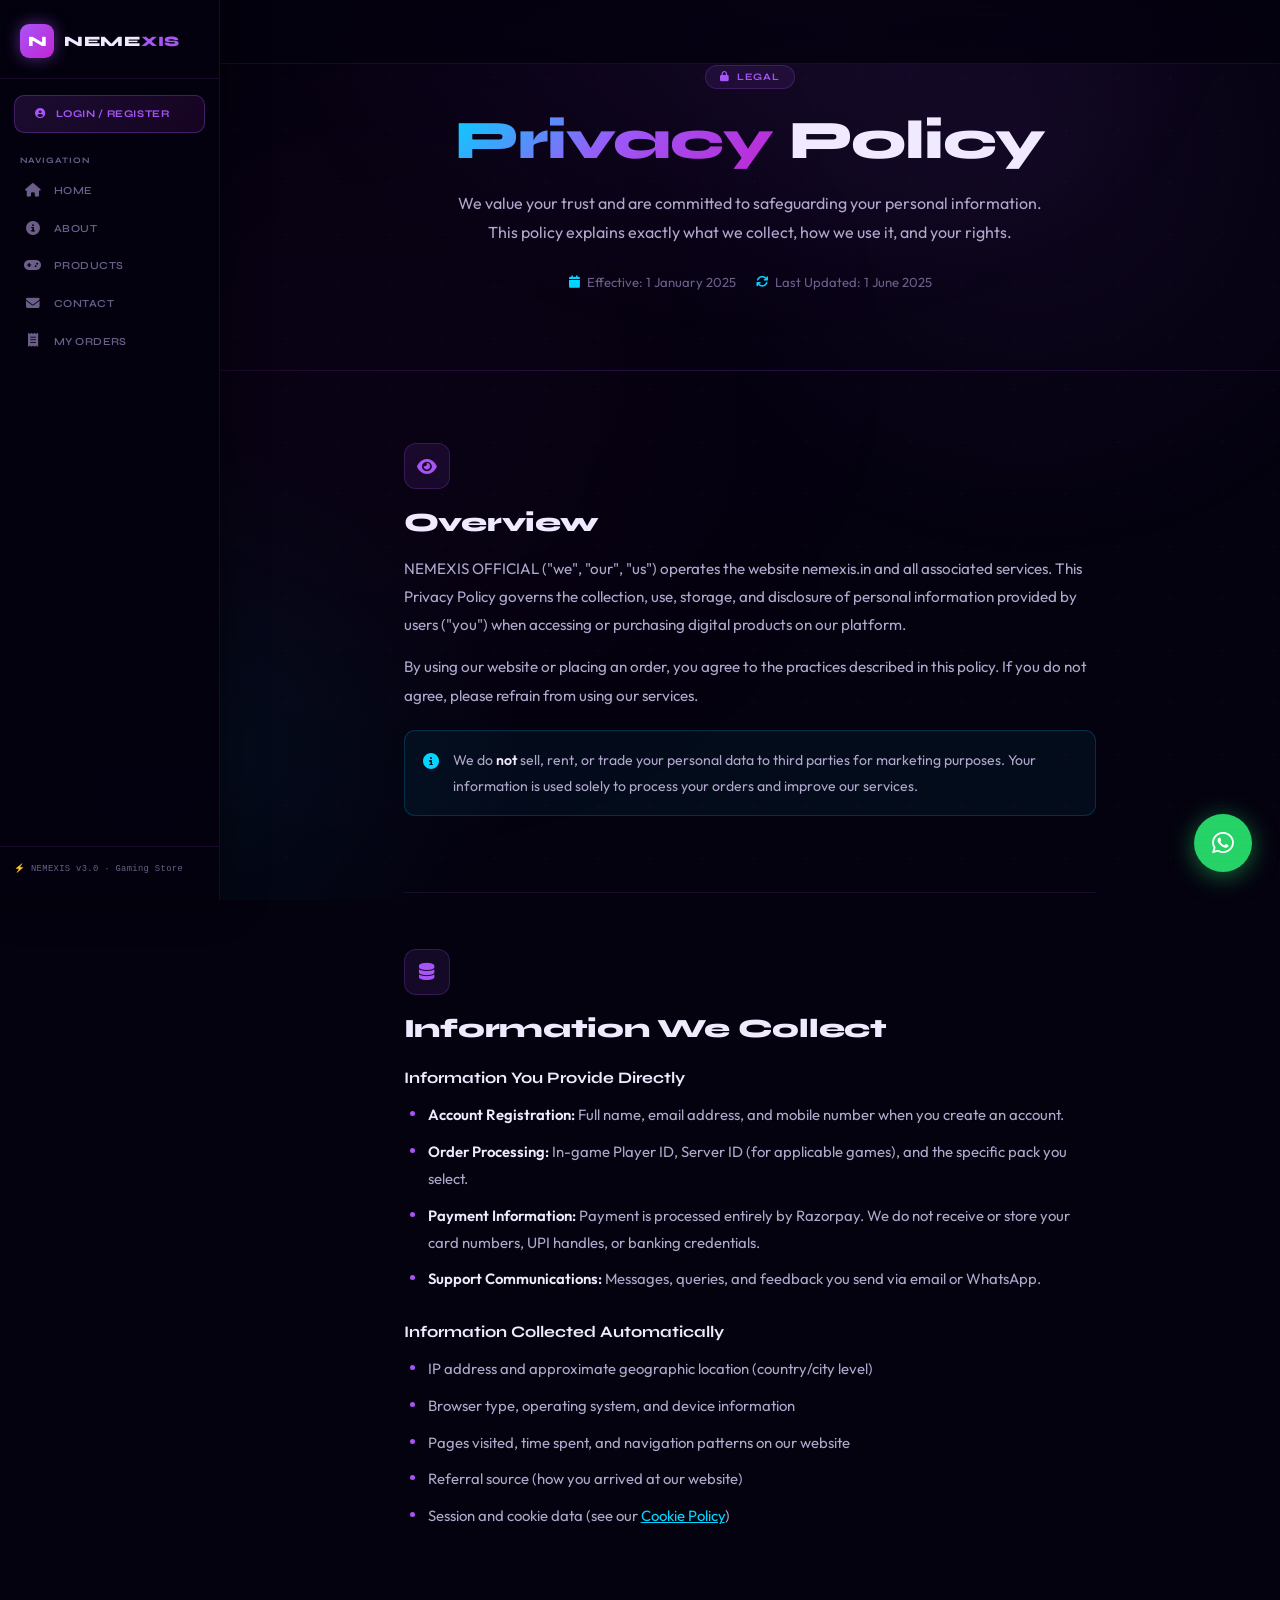
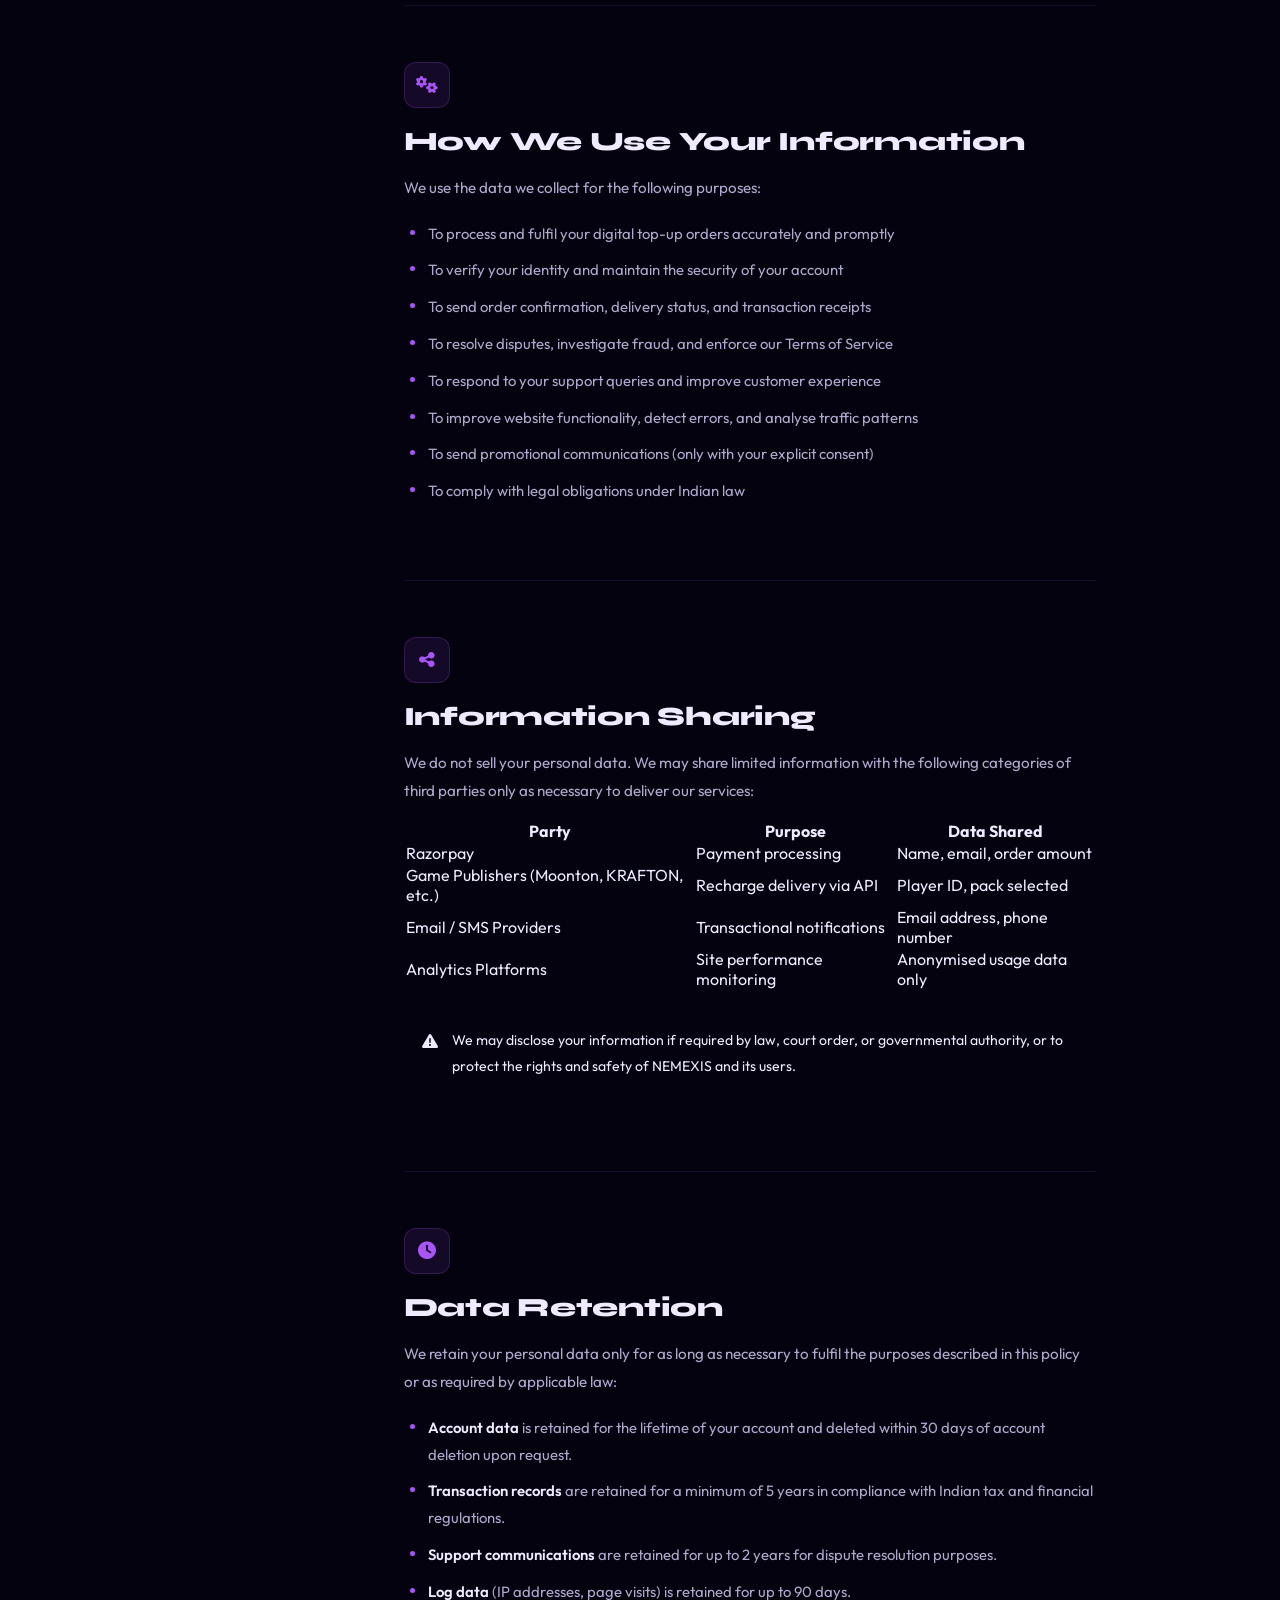
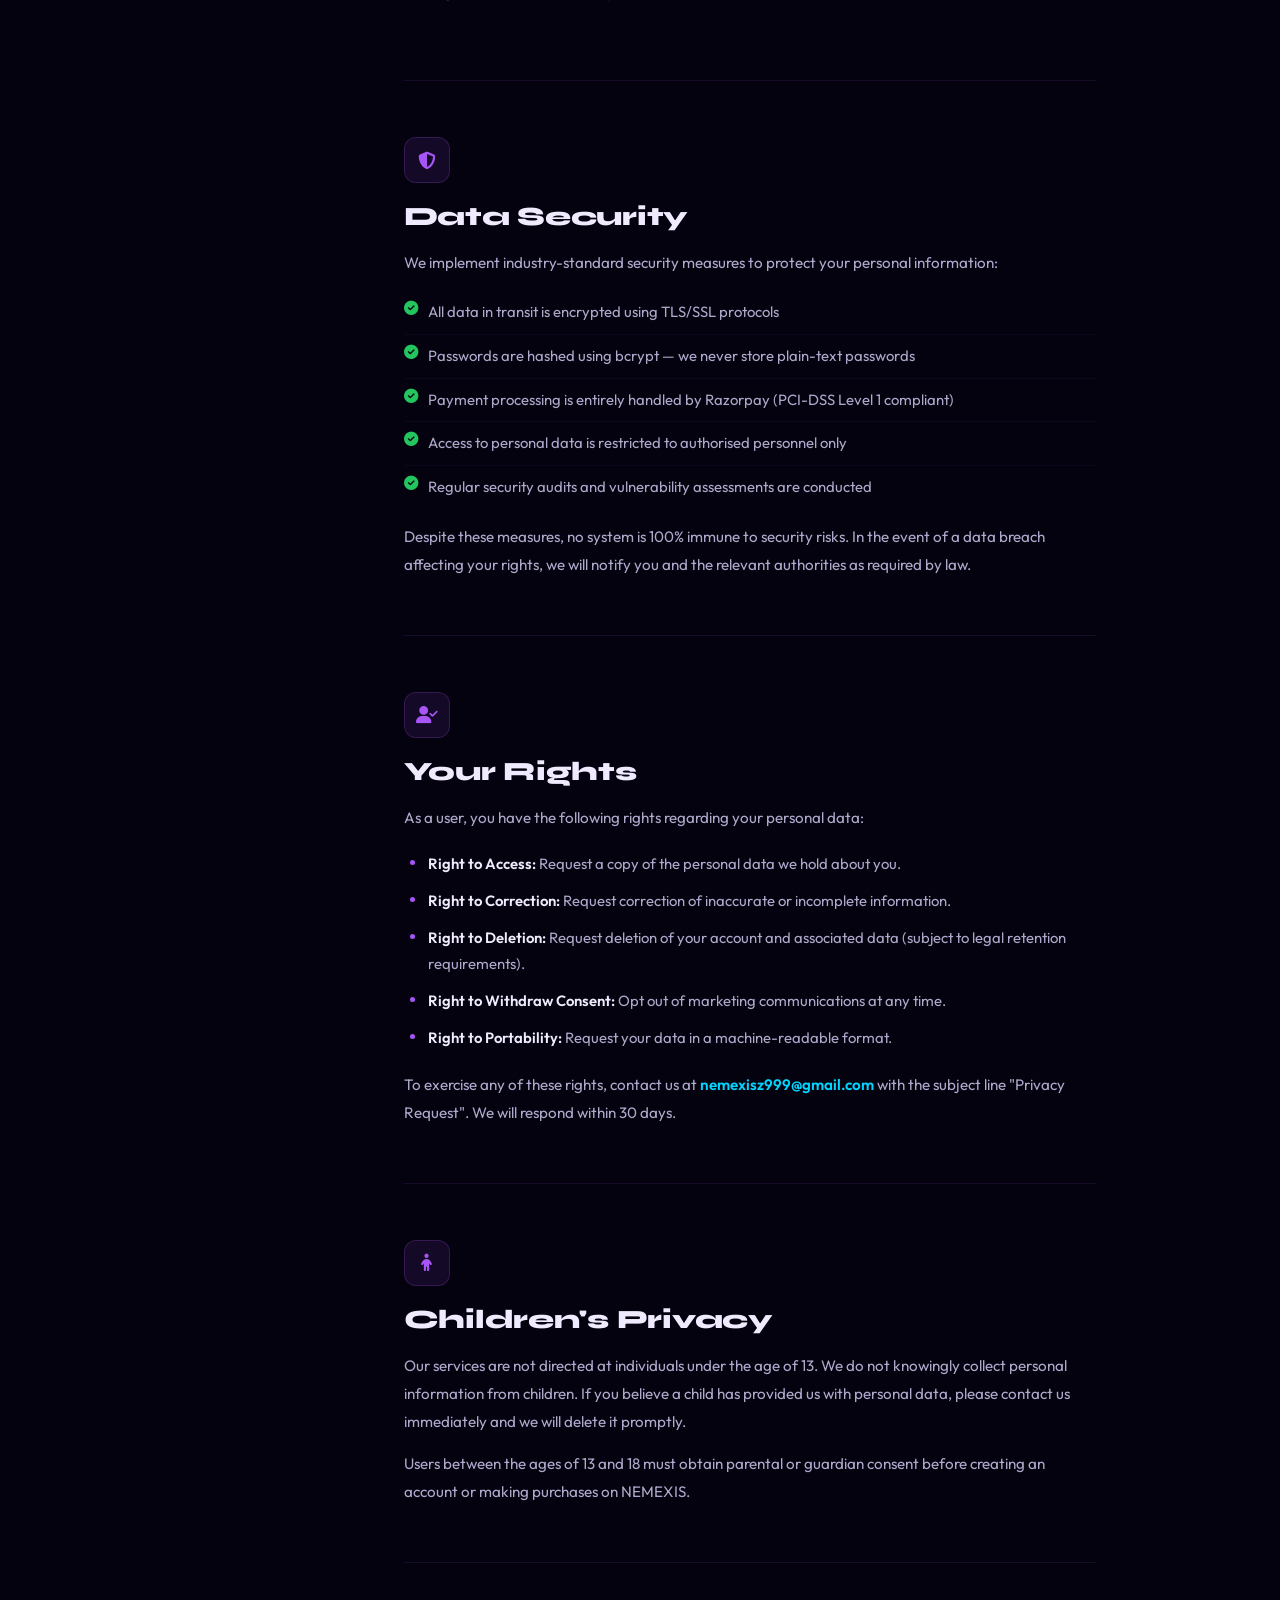
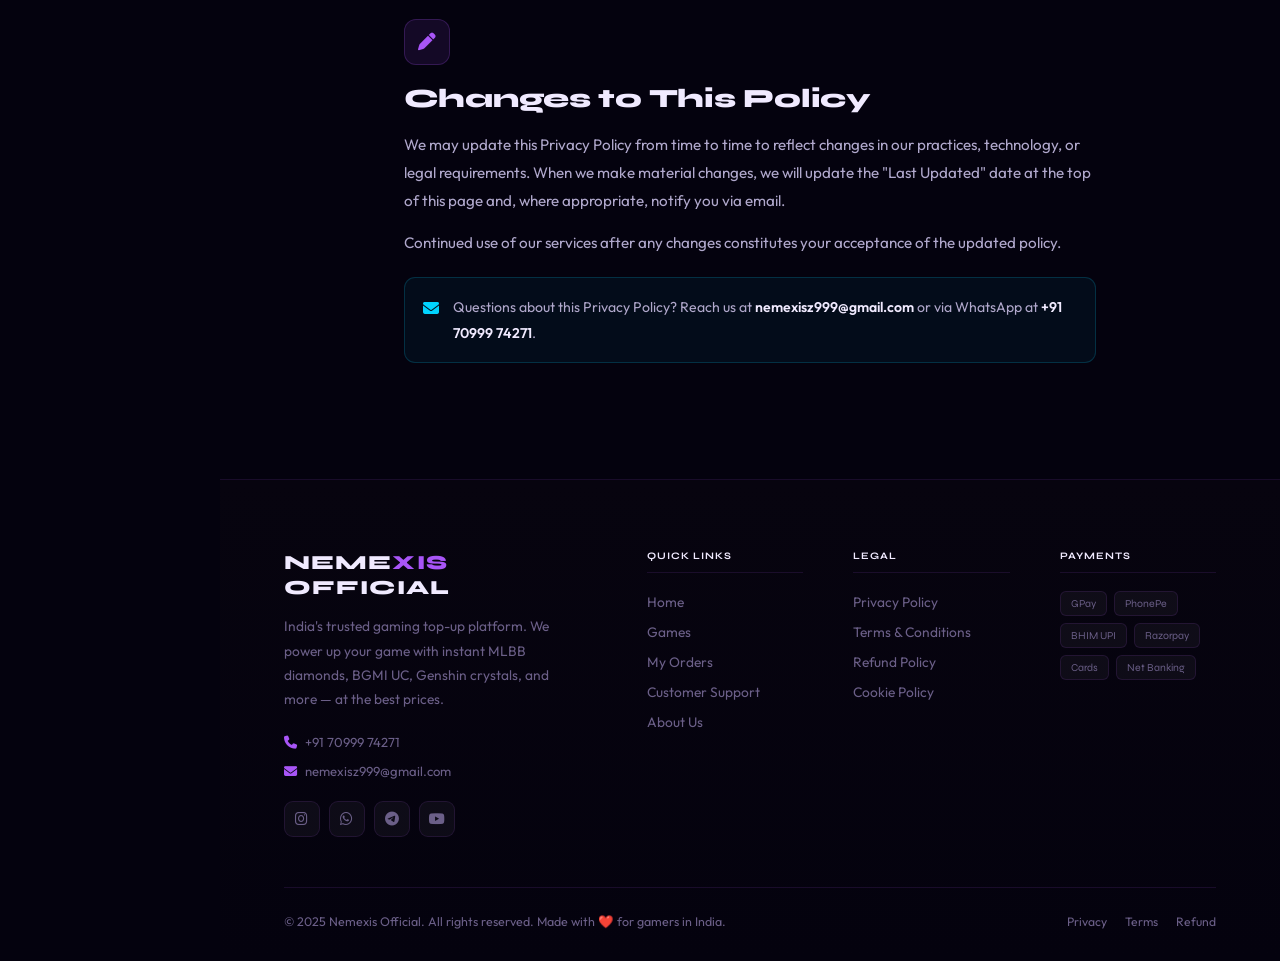
<file: privacy.html>
<!DOCTYPE html>
<html lang="en">
<head>
  <meta charset="UTF-8" />
  <meta name="viewport" content="width=device-width, initial-scale=1.0" />
  <title>Privacy Policy — NEMEXIS OFFICIAL</title>
  <link rel="preconnect" href="https://fonts.googleapis.com" />
  <link rel="preconnect" href="https://fonts.gstatic.com" crossorigin />
  <link href="https://fonts.googleapis.com/css2?family=Syne:wght@400;500;600;700;800&family=Outfit:wght@300;400;500;600;700&display=swap" rel="stylesheet" />
  <link rel="stylesheet" href="https://cdnjs.cloudflare.com/ajax/libs/font-awesome/6.5.0/css/all.min.css" />
  <link rel="stylesheet" href="nemexis-shared.css" />
  <style>

    /* ============================================================
       NEMEXIS SIDEBAR NAV — SHARED
    ============================================================ */
    :root {
      --bg-void: #04020e; --bg-deep: #07040f; --bg-card: #0c0820;
      --bg-glass: rgba(12,8,32,0.75); --bg-glass-light: rgba(255,255,255,0.035);
      --cyan: #00d4ff; --cyan-dim: rgba(0,212,255,0.12); --cyan-glow: rgba(0,212,255,0.5);
      --purple: #a855f7; --purple-bright: #c026d3; --purple-dim: rgba(168,85,247,0.15);
      --purple-glow: rgba(168,85,247,0.45); --blue: #1e6fff; --pink: #f72585;
      --gold: #ffd60a; --green: #22c55e; --text-white: #f0eaff;
      --text-sub: #b0a8cc; --text-dim: #6b5f88;
      --border-glass: rgba(168,85,247,0.12); --border-cyan: rgba(0,212,255,0.2);
      --border-bright: rgba(0,212,255,0.45); --border-purple: rgba(168,85,247,0.4);
      --font-display: 'Syne', sans-serif; --font-body: 'Outfit', sans-serif;
      --font-ui: 'Outfit', sans-serif;
      --ease: cubic-bezier(0.4,0,0.2,1); --spring: cubic-bezier(0.34,1.56,0.64,1);
      --transition: 0.32s cubic-bezier(0.4,0,0.2,1);
    }
    #sidenav {
      position: fixed; top: 0; left: 0; bottom: 0; width: 220px; z-index: 1001;
      background: rgba(4,2,14,0.97); border-right: 1px solid var(--border-glass);
      backdrop-filter: blur(28px) saturate(1.5); -webkit-backdrop-filter: blur(28px) saturate(1.5);
      display: flex; flex-direction: column; gap: 0;
      transition: transform 0.35s var(--ease); box-shadow: 4px 0 40px rgba(0,0,0,0.45);
    }
    .sidenav-logo {
      display: flex; align-items: center; gap: 10px; padding: 24px 20px 20px;
      border-bottom: 1px solid var(--border-glass); text-decoration: none;
    }
    .sidenav-logo-icon {
      width: 34px; height: 34px;
      background: linear-gradient(135deg, var(--purple), var(--purple-bright));
      border-radius: 9px; display: flex; align-items: center; justify-content: center;
      font-family: var(--font-display); font-weight: 900; font-size: 0.9rem; color: #fff;
      box-shadow: 0 0 16px rgba(168,85,247,0.5); flex-shrink: 0;
    }
    .sidenav-logo-text {
      font-family: var(--font-display); font-size: 0.9rem; font-weight: 800;
      letter-spacing: 0.05em; color: var(--text-white);
    }
    .sidenav-logo-text .accent { color: var(--purple); }
    .sidenav-login-btn {
      display: flex; align-items: center; gap: 10px; padding: 12px 20px;
      margin: 16px 14px 8px;
      background: linear-gradient(135deg, rgba(168,85,247,0.15) 0%, rgba(192,38,211,0.1) 100%);
      color: var(--purple); font-family: var(--font-display); font-size: 0.64rem;
      font-weight: 700; letter-spacing: 0.06em; text-transform: uppercase;
      border-radius: 10px; border: 1px solid rgba(168,85,247,0.3); cursor: pointer;
      transition: var(--transition); width: calc(100% - 28px); text-decoration: none;
    }
    .sidenav-login-btn:hover {
      background: rgba(168,85,247,0.22); border-color: var(--purple);
      box-shadow: 0 0 22px rgba(168,85,247,0.25);
    }
    .sidenav-section-label {
      font-family: var(--font-display); font-size: 0.52rem; font-weight: 700;
      letter-spacing: 0.12em; text-transform: uppercase; color: var(--text-dim);
      padding: 14px 20px 8px;
    }
    #sidenav ul { list-style: none; padding: 0 10px; display: flex; flex-direction: column; gap: 2px; flex: 1; }
    #sidenav ul li a {
      display: flex; align-items: center; gap: 12px; padding: 11px 14px;
      border-radius: 9px; font-family: var(--font-display); font-size: 0.67rem;
      font-weight: 600; letter-spacing: 0.04em; text-transform: uppercase;
      color: var(--text-dim); text-decoration: none; transition: var(--transition); position: relative;
    }
    #sidenav ul li a i { font-size: 0.85rem; width: 18px; text-align: center; flex-shrink: 0; }
    #sidenav ul li a:hover, #sidenav ul li a.active { color: var(--cyan); background: var(--cyan-dim); }
    #sidenav ul li a.active::before {
      content: ''; position: absolute; left: 0; top: 20%; bottom: 20%;
      width: 2px; background: var(--cyan); border-radius: 2px; box-shadow: 0 0 8px var(--cyan);
    }
    .sidenav-bottom { padding: 16px 14px; border-top: 1px solid var(--border-glass); }
    .sidenav-version { font-family: 'DM Mono', monospace; font-size: 0.55rem; color: var(--text-dim); letter-spacing: 0.04em; margin-bottom: 10px; }
    body.has-sidenav { padding-left: 220px; }
    /* Slim top header */
    #header {
      position: fixed; top: 0; left: 220px; right: 0; z-index: 1000;
      display: flex; align-items: center; justify-content: space-between;
      padding: 0 5%; height: 64px;
      background: rgba(4,2,14,0.85);
      border-bottom: 1px solid var(--border-glass);
      backdrop-filter: blur(24px) saturate(1.5);
    }
    .logo-wrap { display: none; }
    .nav-actions { display: flex; align-items: center; gap: 10px; }
    .nav-cart-btn {
      position: relative; width: 40px; height: 40px; background: var(--cyan-dim);
      border: 1px solid var(--border-cyan); border-radius: 10px;
      display: flex; align-items: center; justify-content: center;
      color: var(--cyan); font-size: 0.95rem; cursor: pointer;
      transition: var(--transition);
    }
    .nav-cart-btn:hover { border-color: var(--cyan); box-shadow: 0 0 18px rgba(0,212,255,0.25); }
    .cart-badge {
      position: absolute; top: -6px; right: -6px; min-width: 18px; height: 18px;
      background: var(--purple-bright); border-radius: 9px; font-size: 0.6rem;
      font-weight: 700; display: flex; align-items: center; justify-content: center;
      font-family: var(--font-ui); padding: 0 4px; box-shadow: 0 0 10px rgba(192,38,211,0.6);
    }
    .hamburger { display: none; flex-direction: column; gap: 5px; width: 28px; cursor: pointer; }
    .hamburger span { display: block; height: 2px; border-radius: 2px; transition: var(--transition); }
    .hamburger span:nth-child(1) { background: var(--purple); }
    .hamburger span:nth-child(2) { background: var(--cyan); width: 70%; }
    .hamburger span:nth-child(3) { background: var(--purple); }
    @media (min-width: 769px) { #header .hamburger { display: none; } }
    @media (max-width: 768px) {
      body.has-sidenav { padding-left: 0; }
      #header { left: 0; }
      .logo-wrap { display: flex; align-items: center; gap: 10px; text-decoration: none; }
      .logo-icon {
        width: 32px; height: 32px;
        background: linear-gradient(135deg, var(--purple), var(--purple-bright));
        border-radius: 9px; display: flex; align-items: center; justify-content: center;
        font-family: var(--font-display); font-weight: 900; font-size: 0.85rem; color: #fff;
      }
      .logo-text { font-family: var(--font-display); font-size: 0.9rem; font-weight: 800; color: var(--text-white); }
      .logo-text .accent { color: var(--purple); }
      .hamburger { display: flex; }
      #sidenav { transform: translateX(-100%); }
      #sidenav.open { transform: translateX(0); }
      .sidenav-overlay {
        position: fixed; inset: 0; background: rgba(0,0,0,0.6); z-index: 1000;
        opacity: 0; pointer-events: none; transition: opacity 0.3s ease;
      }
      .sidenav-overlay.active { opacity: 1; pointer-events: all; }
    }
    /* page content below header */
    .page-content-wrap { padding-top: 64px; }

  </style>
</head>
<body class="has-sidenav">
  <div class="sidenav-overlay" id="sidenavOverlay" onclick="closeSidenav()"></div>
  <aside id="sidenav">
    <a href="index.html" class="sidenav-logo">
      <div class="sidenav-logo-icon">N</div>
      <span class="sidenav-logo-text">NEME<span class="accent">XIS</span></span>
    </a>
    <a href="index.html" class="sidenav-login-btn">
      <i class="fas fa-user-circle"></i>
      <span>Login / Register</span>
    </a>
    <div class="sidenav-section-label">Navigation</div>
    <ul>
      <li><a href="index.html"><i class="fas fa-home"></i> Home</a></li>
      <li><a href="about.html"><i class="fas fa-info-circle"></i> About</a></li>
      <li><a href="index.html#products"><i class="fas fa-gamepad"></i> Products</a></li>
      <li><a href="contact.html"><i class="fas fa-envelope"></i> Contact</a></li>
      <li><a href="Orders.html"><i class="fas fa-receipt"></i> My Orders</a></li>
    </ul>
    <div class="sidenav-bottom">
      <div class="sidenav-version">⚡ NEMEXIS v3.0 · Gaming Store</div>
    </div>
  </aside>
  <header id="header">
    <a href="index.html" class="logo-wrap">
      <div class="logo-icon">N</div>
      <span class="logo-text">NEME<span class="accent">XIS</span></span>
    </a>
    <div class="nav-actions">
      <div class="hamburger" onclick="toggleSidenav()" aria-label="Menu">
        <span></span><span></span><span></span>
      </div>
    </div>
  </header>


<div class="bg-ambient"><div class="bg-orb orb-mid"></div></div>
<div class="bg-grid"></div>
<div class="bg-scan"></div>

<!-- ── HEADER ──────────────────────────────────────────── -->



<!-- ── PAGE HERO ────────────────────────────────────────── -->
<section class="page-hero" style="padding-top:64px">
  <div class="page-hero-eyebrow"><i class="fas fa-lock"></i> Legal</div>
  <h1><span class="gradient-text">Privacy</span> Policy</h1>
  <p>We value your trust and are committed to safeguarding your personal information. This policy explains exactly what we collect, how we use it, and your rights.</p>
  <div class="page-hero-meta">
    <span class="page-hero-meta-item"><i class="fas fa-calendar"></i> Effective: 1 January 2025</span>
    <span class="page-hero-meta-item"><i class="fas fa-sync"></i> Last Updated: 1 June 2025</span>
  </div>
</section>

<!-- ── CONTENT ───────────────────────────────────────────── -->
<main class="page-content">

  <div class="policy-section">
    <div class="policy-section-icon"><i class="fas fa-eye"></i></div>
    <h2>Overview</h2>
    <p>NEMEXIS OFFICIAL ("we", "our", "us") operates the website nemexis.in and all associated services. This Privacy Policy governs the collection, use, storage, and disclosure of personal information provided by users ("you") when accessing or purchasing digital products on our platform.</p>
    <p>By using our website or placing an order, you agree to the practices described in this policy. If you do not agree, please refrain from using our services.</p>
    <div class="policy-callout info">
      <div class="policy-callout-icon"><i class="fas fa-info-circle"></i></div>
      <p>We do <strong>not</strong> sell, rent, or trade your personal data to third parties for marketing purposes. Your information is used solely to process your orders and improve our services.</p>
    </div>
  </div>

  <div class="policy-section">
    <div class="policy-section-icon"><i class="fas fa-database"></i></div>
    <h2>Information We Collect</h2>
    <h3>Information You Provide Directly</h3>
    <ul>
      <li><strong style="color:var(--text-white)">Account Registration:</strong> Full name, email address, and mobile number when you create an account.</li>
      <li><strong style="color:var(--text-white)">Order Processing:</strong> In-game Player ID, Server ID (for applicable games), and the specific pack you select.</li>
      <li><strong style="color:var(--text-white)">Payment Information:</strong> Payment is processed entirely by Razorpay. We do not receive or store your card numbers, UPI handles, or banking credentials.</li>
      <li><strong style="color:var(--text-white)">Support Communications:</strong> Messages, queries, and feedback you send via email or WhatsApp.</li>
    </ul>
    <h3>Information Collected Automatically</h3>
    <ul>
      <li>IP address and approximate geographic location (country/city level)</li>
      <li>Browser type, operating system, and device information</li>
      <li>Pages visited, time spent, and navigation patterns on our website</li>
      <li>Referral source (how you arrived at our website)</li>
      <li>Session and cookie data (see our <a href="cookies.html" style="color:var(--cyan);text-decoration:underline">Cookie Policy</a>)</li>
    </ul>
  </div>

  <div class="policy-section">
    <div class="policy-section-icon"><i class="fas fa-cogs"></i></div>
    <h2>How We Use Your Information</h2>
    <p>We use the data we collect for the following purposes:</p>
    <ul>
      <li>To process and fulfil your digital top-up orders accurately and promptly</li>
      <li>To verify your identity and maintain the security of your account</li>
      <li>To send order confirmation, delivery status, and transaction receipts</li>
      <li>To resolve disputes, investigate fraud, and enforce our Terms of Service</li>
      <li>To respond to your support queries and improve customer experience</li>
      <li>To improve website functionality, detect errors, and analyse traffic patterns</li>
      <li>To send promotional communications (only with your explicit consent)</li>
      <li>To comply with legal obligations under Indian law</li>
    </ul>
  </div>

  <div class="policy-section">
    <div class="policy-section-icon"><i class="fas fa-share-alt"></i></div>
    <h2>Information Sharing</h2>
    <p>We do not sell your personal data. We may share limited information with the following categories of third parties only as necessary to deliver our services:</p>
    <table class="policy-table">
      <thead>
        <tr>
          <th>Party</th>
          <th>Purpose</th>
          <th>Data Shared</th>
        </tr>
      </thead>
      <tbody>
        <tr>
          <td>Razorpay</td>
          <td>Payment processing</td>
          <td>Name, email, order amount</td>
        </tr>
        <tr>
          <td>Game Publishers (Moonton, KRAFTON, etc.)</td>
          <td>Recharge delivery via API</td>
          <td>Player ID, pack selected</td>
        </tr>
        <tr>
          <td>Email / SMS Providers</td>
          <td>Transactional notifications</td>
          <td>Email address, phone number</td>
        </tr>
        <tr>
          <td>Analytics Platforms</td>
          <td>Site performance monitoring</td>
          <td>Anonymised usage data only</td>
        </tr>
      </tbody>
    </table>
    <div class="policy-callout warn">
      <div class="policy-callout-icon"><i class="fas fa-exclamation-triangle"></i></div>
      <p>We may disclose your information if required by law, court order, or governmental authority, or to protect the rights and safety of NEMEXIS and its users.</p>
    </div>
  </div>

  <div class="policy-section">
    <div class="policy-section-icon"><i class="fas fa-clock"></i></div>
    <h2>Data Retention</h2>
    <p>We retain your personal data only for as long as necessary to fulfil the purposes described in this policy or as required by applicable law:</p>
    <ul>
      <li><strong style="color:var(--text-white)">Account data</strong> is retained for the lifetime of your account and deleted within 30 days of account deletion upon request.</li>
      <li><strong style="color:var(--text-white)">Transaction records</strong> are retained for a minimum of 5 years in compliance with Indian tax and financial regulations.</li>
      <li><strong style="color:var(--text-white)">Support communications</strong> are retained for up to 2 years for dispute resolution purposes.</li>
      <li><strong style="color:var(--text-white)">Log data</strong> (IP addresses, page visits) is retained for up to 90 days.</li>
    </ul>
  </div>

  <div class="policy-section">
    <div class="policy-section-icon"><i class="fas fa-shield-alt"></i></div>
    <h2>Data Security</h2>
    <p>We implement industry-standard security measures to protect your personal information:</p>
    <ul class="check-list">
      <li><i class="fas fa-check-circle"></i> All data in transit is encrypted using TLS/SSL protocols</li>
      <li><i class="fas fa-check-circle"></i> Passwords are hashed using bcrypt — we never store plain-text passwords</li>
      <li><i class="fas fa-check-circle"></i> Payment processing is entirely handled by Razorpay (PCI-DSS Level 1 compliant)</li>
      <li><i class="fas fa-check-circle"></i> Access to personal data is restricted to authorised personnel only</li>
      <li><i class="fas fa-check-circle"></i> Regular security audits and vulnerability assessments are conducted</li>
    </ul>
    <p>Despite these measures, no system is 100% immune to security risks. In the event of a data breach affecting your rights, we will notify you and the relevant authorities as required by law.</p>
  </div>

  <div class="policy-section">
    <div class="policy-section-icon"><i class="fas fa-user-check"></i></div>
    <h2>Your Rights</h2>
    <p>As a user, you have the following rights regarding your personal data:</p>
    <ul>
      <li><strong style="color:var(--text-white)">Right to Access:</strong> Request a copy of the personal data we hold about you.</li>
      <li><strong style="color:var(--text-white)">Right to Correction:</strong> Request correction of inaccurate or incomplete information.</li>
      <li><strong style="color:var(--text-white)">Right to Deletion:</strong> Request deletion of your account and associated data (subject to legal retention requirements).</li>
      <li><strong style="color:var(--text-white)">Right to Withdraw Consent:</strong> Opt out of marketing communications at any time.</li>
      <li><strong style="color:var(--text-white)">Right to Portability:</strong> Request your data in a machine-readable format.</li>
    </ul>
    <p>To exercise any of these rights, contact us at <strong style="color:var(--cyan)">nemexisz999@gmail.com</strong> with the subject line "Privacy Request". We will respond within 30 days.</p>
  </div>

  <div class="policy-section">
    <div class="policy-section-icon"><i class="fas fa-child"></i></div>
    <h2>Children's Privacy</h2>
    <p>Our services are not directed at individuals under the age of 13. We do not knowingly collect personal information from children. If you believe a child has provided us with personal data, please contact us immediately and we will delete it promptly.</p>
    <p>Users between the ages of 13 and 18 must obtain parental or guardian consent before creating an account or making purchases on NEMEXIS.</p>
  </div>

  <div class="policy-section">
    <div class="policy-section-icon"><i class="fas fa-pen"></i></div>
    <h2>Changes to This Policy</h2>
    <p>We may update this Privacy Policy from time to time to reflect changes in our practices, technology, or legal requirements. When we make material changes, we will update the "Last Updated" date at the top of this page and, where appropriate, notify you via email.</p>
    <p>Continued use of our services after any changes constitutes your acceptance of the updated policy.</p>
    <div class="policy-callout info">
      <div class="policy-callout-icon"><i class="fas fa-envelope"></i></div>
      <p>Questions about this Privacy Policy? Reach us at <strong>nemexisz999@gmail.com</strong> or via WhatsApp at <strong>+91 70999 74271</strong>.</p>
    </div>
  </div>

</main>

<!-- ── FOOTER ──────────────────────────────────────────────── -->


<a href="https://wa.me/917099974271" target="_blank" class="wa-float" aria-label="Chat on WhatsApp">
  <i class="fab fa-whatsapp"></i>
</a>

<script>
  window.addEventListener('scroll', () => {
    document.getElementById('header').classList.toggle('scrolled', window.scrollY > 20);
  });
  function toggleMobileNav() {
    document.getElementById('mobileNav').classList.toggle('open');
  }
</script>
  <footer>
    <div class="footer-grid">
      <div class="footer-brand">
        <h2>NEME<span class="accent">XIS</span> OFFICIAL</h2>
        <p>India's trusted gaming top-up platform. We power up your game with instant MLBB diamonds, BGMI UC, Genshin crystals, and more — at the best prices.</p>
        <div class="footer-contact">
          <p><i class="fas fa-phone" style="color:var(--purple);margin-right:8px"></i>+91 70999 74271</p>
          <p><i class="fas fa-envelope" style="color:var(--purple);margin-right:8px"></i>nemexisz999@gmail.com</p>
        </div>
        <div class="social-row">
          <a href="#" class="social-btn" aria-label="Instagram"><i class="fab fa-instagram"></i></a>
          <a href="https://wa.me/917099974271" target="_blank" class="social-btn" aria-label="WhatsApp"><i class="fab fa-whatsapp"></i></a>
          <a href="#" class="social-btn" aria-label="Telegram"><i class="fab fa-telegram"></i></a>
          <a href="#" class="social-btn" aria-label="YouTube"><i class="fab fa-youtube"></i></a>
        </div>
      </div>
      <div class="footer-col">
        <h4>Quick Links</h4>
        <ul>
          <li><a href="index.html">Home</a></li>
          <li><a href="index.html#products">Games</a></li>
          <li><a href="Orders.html">My Orders</a></li>
          <li><a href="contact.html">Customer Support</a></li>
          <li><a href="about.html">About Us</a></li>
        </ul>
      </div>
      <div class="footer-col">
        <h4>Legal</h4>
        <ul>
          <li><a href="privacy.html">Privacy Policy</a></li>
          <li><a href="terms.html">Terms &amp; Conditions</a></li>
          <li><a href="refund.html">Refund Policy</a></li>
          <li><a href="cookies.html">Cookie Policy</a></li>
        </ul>
      </div>
      <div class="footer-col">
        <h4>Payments</h4>
        <div class="footer-pay-chips">
          <span class="footer-pay-chip">GPay</span>
          <span class="footer-pay-chip">PhonePe</span>
          <span class="footer-pay-chip">BHIM UPI</span>
          <span class="footer-pay-chip">Razorpay</span>
          <span class="footer-pay-chip">Cards</span>
          <span class="footer-pay-chip">Net Banking</span>
        </div>
      </div>
    </div>
    <div class="footer-bottom">
      <p>© 2025 Nemexis Official. All rights reserved. Made with ❤️ for gamers in India.</p>
      <div class="footer-bottom-links">
        <a href="privacy.html">Privacy</a><a href="terms.html">Terms</a><a href="refund.html">Refund</a>
      </div>
    </div>
  </footer>

  <script>
    function toggleSidenav() {
      document.getElementById('sidenav').classList.toggle('open');
      document.getElementById('sidenavOverlay').classList.toggle('active');
    }
    function closeSidenav() {
      document.getElementById('sidenav').classList.remove('open');
      document.getElementById('sidenavOverlay').classList.remove('active');
    }
    window.addEventListener('scroll', () => {
      document.getElementById('header').classList.toggle('scrolled', window.scrollY > 60);
    });
  </script>

</body>
</html>
</file>
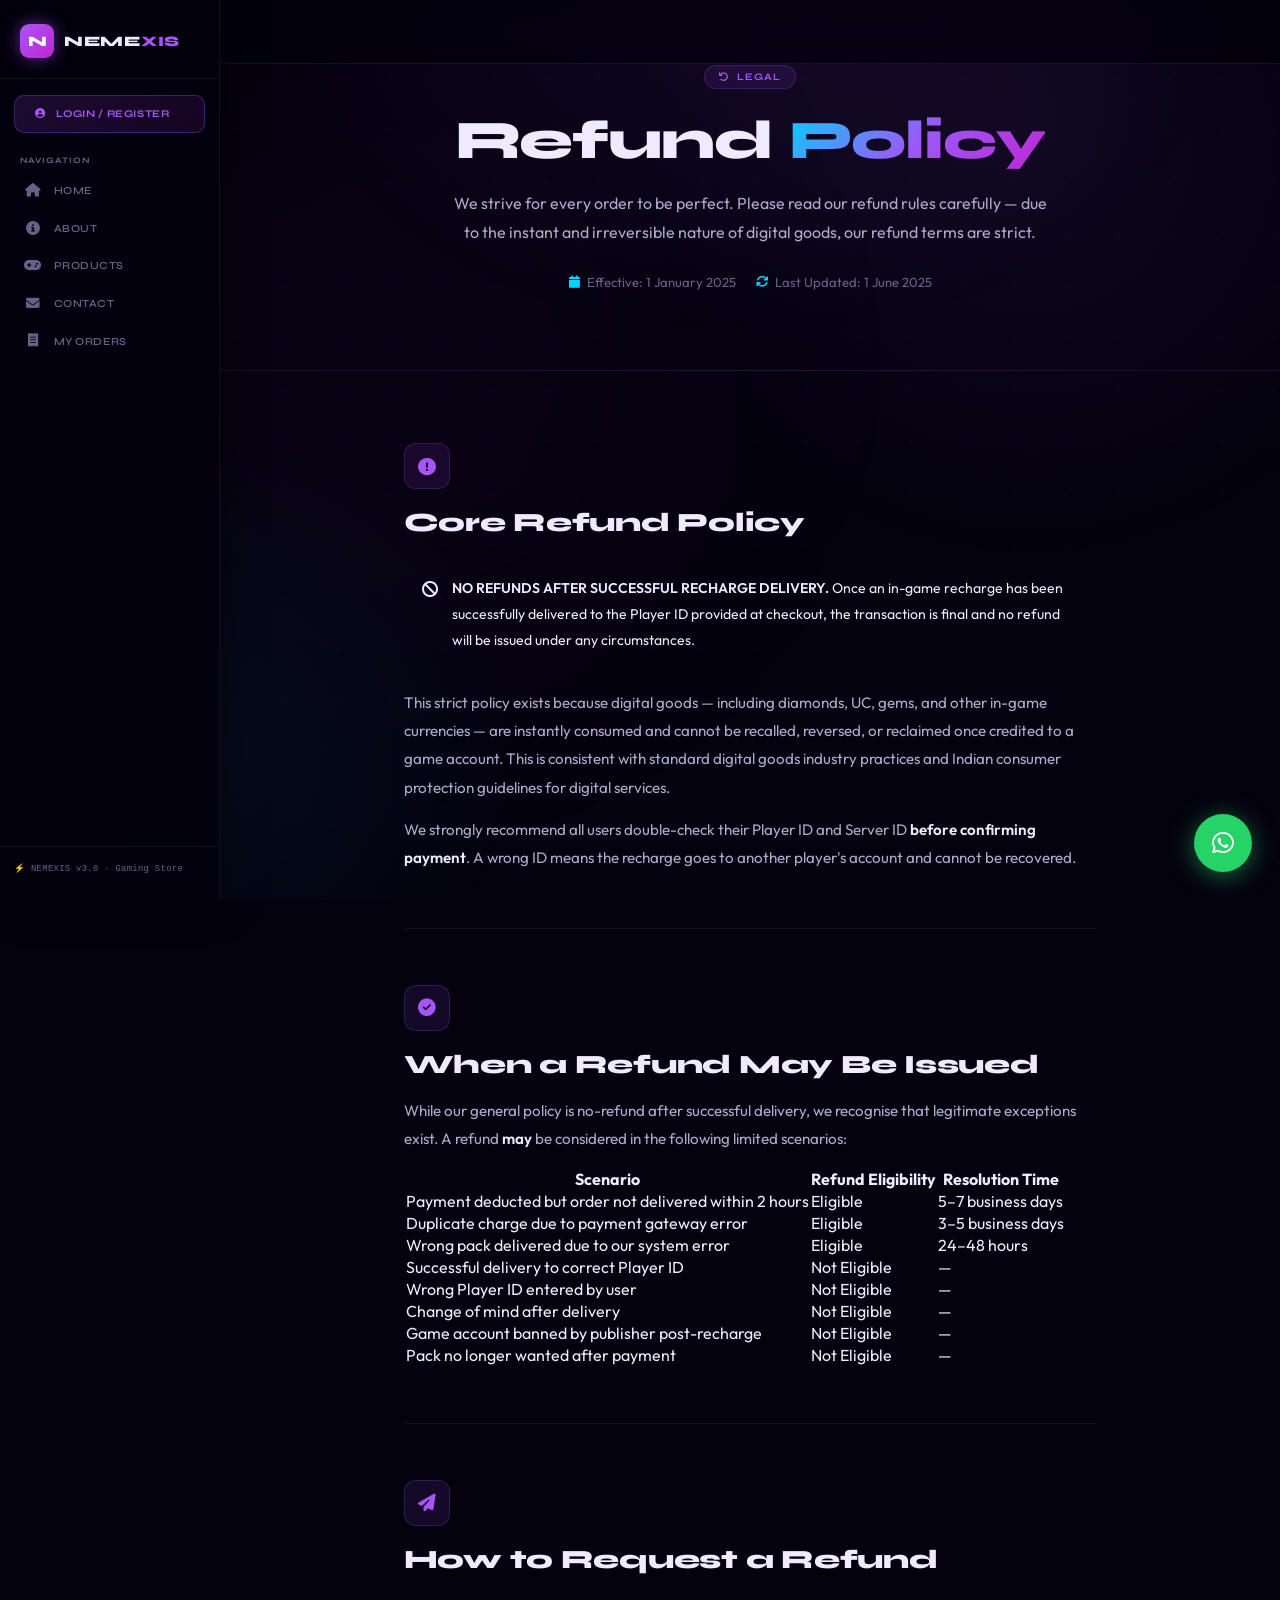
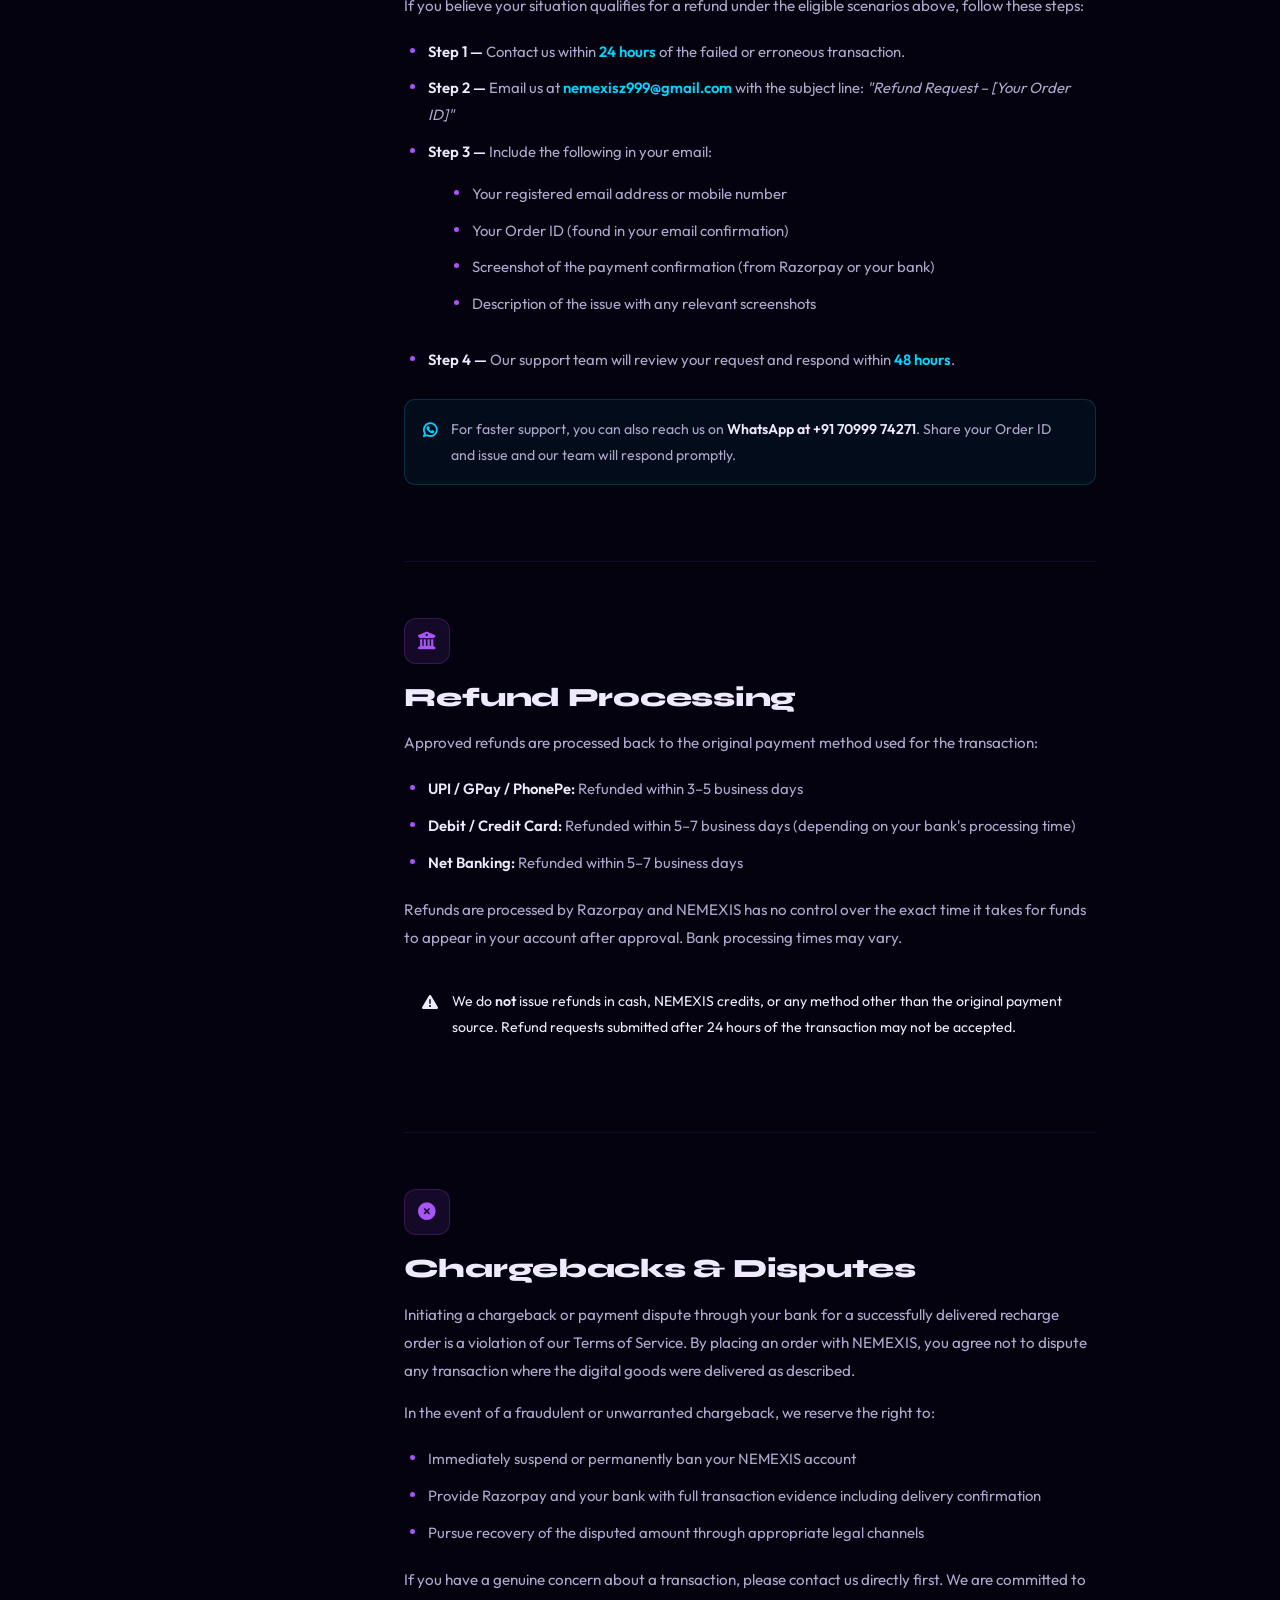
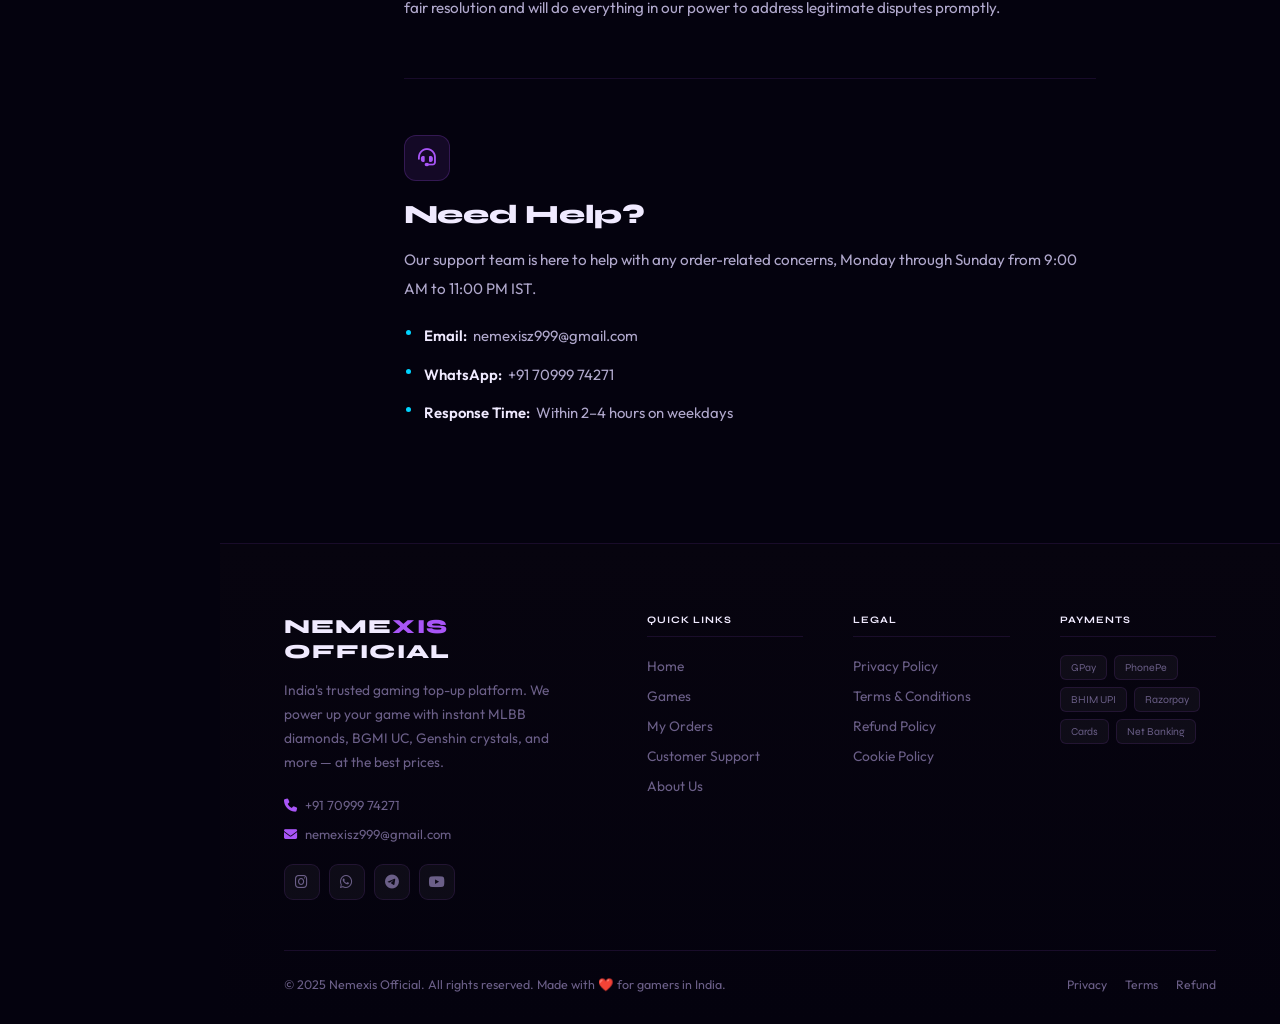
<file: refund.html>
<!DOCTYPE html>
<html lang="en">
<head>
  <meta charset="UTF-8" />
  <meta name="viewport" content="width=device-width, initial-scale=1.0" />
  <title>Refund Policy — NEMEXIS OFFICIAL</title>
  <link rel="preconnect" href="https://fonts.googleapis.com" />
  <link rel="preconnect" href="https://fonts.gstatic.com" crossorigin />
  <link href="https://fonts.googleapis.com/css2?family=Syne:wght@400;500;600;700;800&family=Outfit:wght@300;400;500;600;700&display=swap" rel="stylesheet" />
  <link rel="stylesheet" href="https://cdnjs.cloudflare.com/ajax/libs/font-awesome/6.5.0/css/all.min.css" />
  <link rel="stylesheet" href="nemexis-shared.css" />
  <style>

    /* ============================================================
       NEMEXIS SIDEBAR NAV — SHARED
    ============================================================ */
    :root {
      --bg-void: #04020e; --bg-deep: #07040f; --bg-card: #0c0820;
      --bg-glass: rgba(12,8,32,0.75); --bg-glass-light: rgba(255,255,255,0.035);
      --cyan: #00d4ff; --cyan-dim: rgba(0,212,255,0.12); --cyan-glow: rgba(0,212,255,0.5);
      --purple: #a855f7; --purple-bright: #c026d3; --purple-dim: rgba(168,85,247,0.15);
      --purple-glow: rgba(168,85,247,0.45); --blue: #1e6fff; --pink: #f72585;
      --gold: #ffd60a; --green: #22c55e; --text-white: #f0eaff;
      --text-sub: #b0a8cc; --text-dim: #6b5f88;
      --border-glass: rgba(168,85,247,0.12); --border-cyan: rgba(0,212,255,0.2);
      --border-bright: rgba(0,212,255,0.45); --border-purple: rgba(168,85,247,0.4);
      --font-display: 'Syne', sans-serif; --font-body: 'Outfit', sans-serif;
      --font-ui: 'Outfit', sans-serif;
      --ease: cubic-bezier(0.4,0,0.2,1); --spring: cubic-bezier(0.34,1.56,0.64,1);
      --transition: 0.32s cubic-bezier(0.4,0,0.2,1);
    }
    #sidenav {
      position: fixed; top: 0; left: 0; bottom: 0; width: 220px; z-index: 1001;
      background: rgba(4,2,14,0.97); border-right: 1px solid var(--border-glass);
      backdrop-filter: blur(28px) saturate(1.5); -webkit-backdrop-filter: blur(28px) saturate(1.5);
      display: flex; flex-direction: column; gap: 0;
      transition: transform 0.35s var(--ease); box-shadow: 4px 0 40px rgba(0,0,0,0.45);
    }
    .sidenav-logo {
      display: flex; align-items: center; gap: 10px; padding: 24px 20px 20px;
      border-bottom: 1px solid var(--border-glass); text-decoration: none;
    }
    .sidenav-logo-icon {
      width: 34px; height: 34px;
      background: linear-gradient(135deg, var(--purple), var(--purple-bright));
      border-radius: 9px; display: flex; align-items: center; justify-content: center;
      font-family: var(--font-display); font-weight: 900; font-size: 0.9rem; color: #fff;
      box-shadow: 0 0 16px rgba(168,85,247,0.5); flex-shrink: 0;
    }
    .sidenav-logo-text {
      font-family: var(--font-display); font-size: 0.9rem; font-weight: 800;
      letter-spacing: 0.05em; color: var(--text-white);
    }
    .sidenav-logo-text .accent { color: var(--purple); }
    .sidenav-login-btn {
      display: flex; align-items: center; gap: 10px; padding: 12px 20px;
      margin: 16px 14px 8px;
      background: linear-gradient(135deg, rgba(168,85,247,0.15) 0%, rgba(192,38,211,0.1) 100%);
      color: var(--purple); font-family: var(--font-display); font-size: 0.64rem;
      font-weight: 700; letter-spacing: 0.06em; text-transform: uppercase;
      border-radius: 10px; border: 1px solid rgba(168,85,247,0.3); cursor: pointer;
      transition: var(--transition); width: calc(100% - 28px); text-decoration: none;
    }
    .sidenav-login-btn:hover {
      background: rgba(168,85,247,0.22); border-color: var(--purple);
      box-shadow: 0 0 22px rgba(168,85,247,0.25);
    }
    .sidenav-section-label {
      font-family: var(--font-display); font-size: 0.52rem; font-weight: 700;
      letter-spacing: 0.12em; text-transform: uppercase; color: var(--text-dim);
      padding: 14px 20px 8px;
    }
    #sidenav ul { list-style: none; padding: 0 10px; display: flex; flex-direction: column; gap: 2px; flex: 1; }
    #sidenav ul li a {
      display: flex; align-items: center; gap: 12px; padding: 11px 14px;
      border-radius: 9px; font-family: var(--font-display); font-size: 0.67rem;
      font-weight: 600; letter-spacing: 0.04em; text-transform: uppercase;
      color: var(--text-dim); text-decoration: none; transition: var(--transition); position: relative;
    }
    #sidenav ul li a i { font-size: 0.85rem; width: 18px; text-align: center; flex-shrink: 0; }
    #sidenav ul li a:hover, #sidenav ul li a.active { color: var(--cyan); background: var(--cyan-dim); }
    #sidenav ul li a.active::before {
      content: ''; position: absolute; left: 0; top: 20%; bottom: 20%;
      width: 2px; background: var(--cyan); border-radius: 2px; box-shadow: 0 0 8px var(--cyan);
    }
    .sidenav-bottom { padding: 16px 14px; border-top: 1px solid var(--border-glass); }
    .sidenav-version { font-family: 'DM Mono', monospace; font-size: 0.55rem; color: var(--text-dim); letter-spacing: 0.04em; margin-bottom: 10px; }
    body.has-sidenav { padding-left: 220px; }
    /* Slim top header */
    #header {
      position: fixed; top: 0; left: 220px; right: 0; z-index: 1000;
      display: flex; align-items: center; justify-content: space-between;
      padding: 0 5%; height: 64px;
      background: rgba(4,2,14,0.85);
      border-bottom: 1px solid var(--border-glass);
      backdrop-filter: blur(24px) saturate(1.5);
    }
    .logo-wrap { display: none; }
    .nav-actions { display: flex; align-items: center; gap: 10px; }
    .nav-cart-btn {
      position: relative; width: 40px; height: 40px; background: var(--cyan-dim);
      border: 1px solid var(--border-cyan); border-radius: 10px;
      display: flex; align-items: center; justify-content: center;
      color: var(--cyan); font-size: 0.95rem; cursor: pointer;
      transition: var(--transition);
    }
    .nav-cart-btn:hover { border-color: var(--cyan); box-shadow: 0 0 18px rgba(0,212,255,0.25); }
    .cart-badge {
      position: absolute; top: -6px; right: -6px; min-width: 18px; height: 18px;
      background: var(--purple-bright); border-radius: 9px; font-size: 0.6rem;
      font-weight: 700; display: flex; align-items: center; justify-content: center;
      font-family: var(--font-ui); padding: 0 4px; box-shadow: 0 0 10px rgba(192,38,211,0.6);
    }
    .hamburger { display: none; flex-direction: column; gap: 5px; width: 28px; cursor: pointer; }
    .hamburger span { display: block; height: 2px; border-radius: 2px; transition: var(--transition); }
    .hamburger span:nth-child(1) { background: var(--purple); }
    .hamburger span:nth-child(2) { background: var(--cyan); width: 70%; }
    .hamburger span:nth-child(3) { background: var(--purple); }
    @media (min-width: 769px) { #header .hamburger { display: none; } }
    @media (max-width: 768px) {
      body.has-sidenav { padding-left: 0; }
      #header { left: 0; }
      .logo-wrap { display: flex; align-items: center; gap: 10px; text-decoration: none; }
      .logo-icon {
        width: 32px; height: 32px;
        background: linear-gradient(135deg, var(--purple), var(--purple-bright));
        border-radius: 9px; display: flex; align-items: center; justify-content: center;
        font-family: var(--font-display); font-weight: 900; font-size: 0.85rem; color: #fff;
      }
      .logo-text { font-family: var(--font-display); font-size: 0.9rem; font-weight: 800; color: var(--text-white); }
      .logo-text .accent { color: var(--purple); }
      .hamburger { display: flex; }
      #sidenav { transform: translateX(-100%); }
      #sidenav.open { transform: translateX(0); }
      .sidenav-overlay {
        position: fixed; inset: 0; background: rgba(0,0,0,0.6); z-index: 1000;
        opacity: 0; pointer-events: none; transition: opacity 0.3s ease;
      }
      .sidenav-overlay.active { opacity: 1; pointer-events: all; }
    }
    /* page content below header */
    .page-content-wrap { padding-top: 64px; }

  </style>
</head>
<body class="has-sidenav">
  <div class="sidenav-overlay" id="sidenavOverlay" onclick="closeSidenav()"></div>
  <aside id="sidenav">
    <a href="index.html" class="sidenav-logo">
      <div class="sidenav-logo-icon">N</div>
      <span class="sidenav-logo-text">NEME<span class="accent">XIS</span></span>
    </a>
    <a href="index.html" class="sidenav-login-btn">
      <i class="fas fa-user-circle"></i>
      <span>Login / Register</span>
    </a>
    <div class="sidenav-section-label">Navigation</div>
    <ul>
      <li><a href="index.html"><i class="fas fa-home"></i> Home</a></li>
      <li><a href="about.html"><i class="fas fa-info-circle"></i> About</a></li>
      <li><a href="index.html#products"><i class="fas fa-gamepad"></i> Products</a></li>
      <li><a href="contact.html"><i class="fas fa-envelope"></i> Contact</a></li>
      <li><a href="Orders.html"><i class="fas fa-receipt"></i> My Orders</a></li>
    </ul>
    <div class="sidenav-bottom">
      <div class="sidenav-version">⚡ NEMEXIS v3.0 · Gaming Store</div>
    </div>
  </aside>
  <header id="header">
    <a href="index.html" class="logo-wrap">
      <div class="logo-icon">N</div>
      <span class="logo-text">NEME<span class="accent">XIS</span></span>
    </a>
    <div class="nav-actions">
      <div class="hamburger" onclick="toggleSidenav()" aria-label="Menu">
        <span></span><span></span><span></span>
      </div>
    </div>
  </header>


<div class="bg-ambient"><div class="bg-orb orb-mid"></div></div>
<div class="bg-grid"></div>
<div class="bg-scan"></div>

<!-- ── HEADER ──────────────────────────────────────────── -->



<!-- ── PAGE HERO ────────────────────────────────────────── -->
<section class="page-hero" style="padding-top:64px">
  <div class="page-hero-eyebrow"><i class="fas fa-undo"></i> Legal</div>
  <h1>Refund <span class="gradient-text">Policy</span></h1>
  <p>We strive for every order to be perfect. Please read our refund rules carefully — due to the instant and irreversible nature of digital goods, our refund terms are strict.</p>
  <div class="page-hero-meta">
    <span class="page-hero-meta-item"><i class="fas fa-calendar"></i> Effective: 1 January 2025</span>
    <span class="page-hero-meta-item"><i class="fas fa-sync"></i> Last Updated: 1 June 2025</span>
  </div>
</section>

<!-- ── CONTENT ───────────────────────────────────────────── -->
<main class="page-content">

  <!-- Core Policy Statement -->
  <div class="policy-section">
    <div class="policy-section-icon"><i class="fas fa-exclamation-circle"></i></div>
    <h2>Core Refund Policy</h2>
    <div class="policy-callout danger">
      <div class="policy-callout-icon"><i class="fas fa-ban"></i></div>
      <p><strong>NO REFUNDS AFTER SUCCESSFUL RECHARGE DELIVERY.</strong> Once an in-game recharge has been successfully delivered to the Player ID provided at checkout, the transaction is final and no refund will be issued under any circumstances.</p>
    </div>
    <p>This strict policy exists because digital goods — including diamonds, UC, gems, and other in-game currencies — are instantly consumed and cannot be recalled, reversed, or reclaimed once credited to a game account. This is consistent with standard digital goods industry practices and Indian consumer protection guidelines for digital services.</p>
    <p>We strongly recommend all users double-check their Player ID and Server ID <strong style="color:var(--text-white)">before confirming payment</strong>. A wrong ID means the recharge goes to another player's account and cannot be recovered.</p>
  </div>

  <!-- When Refunds Apply -->
  <div class="policy-section">
    <div class="policy-section-icon"><i class="fas fa-check-circle"></i></div>
    <h2>When a Refund May Be Issued</h2>
    <p>While our general policy is no-refund after successful delivery, we recognise that legitimate exceptions exist. A refund <strong style="color:var(--text-white)">may</strong> be considered in the following limited scenarios:</p>
    <table class="policy-table">
      <thead>
        <tr>
          <th>Scenario</th>
          <th>Refund Eligibility</th>
          <th>Resolution Time</th>
        </tr>
      </thead>
      <tbody>
        <tr>
          <td>Payment deducted but order not delivered within 2 hours</td>
          <td><span class="policy-badge green">Eligible</span></td>
          <td>5–7 business days</td>
        </tr>
        <tr>
          <td>Duplicate charge due to payment gateway error</td>
          <td><span class="policy-badge green">Eligible</span></td>
          <td>3–5 business days</td>
        </tr>
        <tr>
          <td>Wrong pack delivered due to our system error</td>
          <td><span class="policy-badge green">Eligible</span></td>
          <td>24–48 hours</td>
        </tr>
        <tr>
          <td>Successful delivery to correct Player ID</td>
          <td><span class="policy-badge red">Not Eligible</span></td>
          <td>—</td>
        </tr>
        <tr>
          <td>Wrong Player ID entered by user</td>
          <td><span class="policy-badge red">Not Eligible</span></td>
          <td>—</td>
        </tr>
        <tr>
          <td>Change of mind after delivery</td>
          <td><span class="policy-badge red">Not Eligible</span></td>
          <td>—</td>
        </tr>
        <tr>
          <td>Game account banned by publisher post-recharge</td>
          <td><span class="policy-badge red">Not Eligible</span></td>
          <td>—</td>
        </tr>
        <tr>
          <td>Pack no longer wanted after payment</td>
          <td><span class="policy-badge red">Not Eligible</span></td>
          <td>—</td>
        </tr>
      </tbody>
    </table>
  </div>

  <!-- How to Request -->
  <div class="policy-section">
    <div class="policy-section-icon"><i class="fas fa-paper-plane"></i></div>
    <h2>How to Request a Refund</h2>
    <p>If you believe your situation qualifies for a refund under the eligible scenarios above, follow these steps:</p>
    <ul>
      <li><strong style="color:var(--text-white)">Step 1 —</strong> Contact us within <strong style="color:var(--cyan)">24 hours</strong> of the failed or erroneous transaction.</li>
      <li><strong style="color:var(--text-white)">Step 2 —</strong> Email us at <strong style="color:var(--cyan)">nemexisz999@gmail.com</strong> with the subject line: <em>"Refund Request – [Your Order ID]"</em></li>
      <li><strong style="color:var(--text-white)">Step 3 —</strong> Include the following in your email:
        <ul style="margin-top:10px; margin-left:20px">
          <li>Your registered email address or mobile number</li>
          <li>Your Order ID (found in your email confirmation)</li>
          <li>Screenshot of the payment confirmation (from Razorpay or your bank)</li>
          <li>Description of the issue with any relevant screenshots</li>
        </ul>
      </li>
      <li><strong style="color:var(--text-white)">Step 4 —</strong> Our support team will review your request and respond within <strong style="color:var(--cyan)">48 hours</strong>.</li>
    </ul>
    <div class="policy-callout info">
      <div class="policy-callout-icon"><i class="fas fa-whatsapp" style="font-family:'Font Awesome 6 Brands'"></i></div>
      <p>For faster support, you can also reach us on <strong>WhatsApp at +91 70999 74271</strong>. Share your Order ID and issue and our team will respond promptly.</p>
    </div>
  </div>

  <!-- Refund Processing -->
  <div class="policy-section">
    <div class="policy-section-icon"><i class="fas fa-university"></i></div>
    <h2>Refund Processing</h2>
    <p>Approved refunds are processed back to the original payment method used for the transaction:</p>
    <ul>
      <li><strong style="color:var(--text-white)">UPI / GPay / PhonePe:</strong> Refunded within 3–5 business days</li>
      <li><strong style="color:var(--text-white)">Debit / Credit Card:</strong> Refunded within 5–7 business days (depending on your bank's processing time)</li>
      <li><strong style="color:var(--text-white)">Net Banking:</strong> Refunded within 5–7 business days</li>
    </ul>
    <p>Refunds are processed by Razorpay and NEMEXIS has no control over the exact time it takes for funds to appear in your account after approval. Bank processing times may vary.</p>
    <div class="policy-callout warn">
      <div class="policy-callout-icon"><i class="fas fa-exclamation-triangle"></i></div>
      <p>We do <strong>not</strong> issue refunds in cash, NEMEXIS credits, or any method other than the original payment source. Refund requests submitted after 24 hours of the transaction may not be accepted.</p>
    </div>
  </div>

  <!-- Chargebacks -->
  <div class="policy-section">
    <div class="policy-section-icon"><i class="fas fa-times-circle"></i></div>
    <h2>Chargebacks &amp; Disputes</h2>
    <p>Initiating a chargeback or payment dispute through your bank for a successfully delivered recharge order is a violation of our Terms of Service. By placing an order with NEMEXIS, you agree not to dispute any transaction where the digital goods were delivered as described.</p>
    <p>In the event of a fraudulent or unwarranted chargeback, we reserve the right to:</p>
    <ul>
      <li>Immediately suspend or permanently ban your NEMEXIS account</li>
      <li>Provide Razorpay and your bank with full transaction evidence including delivery confirmation</li>
      <li>Pursue recovery of the disputed amount through appropriate legal channels</li>
    </ul>
    <p>If you have a genuine concern about a transaction, please contact us directly first. We are committed to fair resolution and will do everything in our power to address legitimate disputes promptly.</p>
  </div>

  <!-- Contact -->
  <div class="policy-section">
    <div class="policy-section-icon"><i class="fas fa-headset"></i></div>
    <h2>Need Help?</h2>
    <p>Our support team is here to help with any order-related concerns, Monday through Sunday from 9:00 AM to 11:00 PM IST.</p>
    <ul class="cyan-dots">
      <li><strong style="color:var(--text-white)">Email:</strong>&nbsp; nemexisz999@gmail.com</li>
      <li><strong style="color:var(--text-white)">WhatsApp:</strong>&nbsp; +91 70999 74271</li>
      <li><strong style="color:var(--text-white)">Response Time:</strong>&nbsp; Within 2–4 hours on weekdays</li>
    </ul>
  </div>

</main>

<!-- ── FOOTER ──────────────────────────────────────────────── -->


<a href="https://wa.me/917099974271" target="_blank" class="wa-float" aria-label="Chat on WhatsApp">
  <i class="fab fa-whatsapp"></i>
</a>

<script>
  window.addEventListener('scroll', () => {
    document.getElementById('header').classList.toggle('scrolled', window.scrollY > 20);
  });
  function toggleMobileNav() {
    document.getElementById('mobileNav').classList.toggle('open');
  }
</script>
  <footer>
    <div class="footer-grid">
      <div class="footer-brand">
        <h2>NEME<span class="accent">XIS</span> OFFICIAL</h2>
        <p>India's trusted gaming top-up platform. We power up your game with instant MLBB diamonds, BGMI UC, Genshin crystals, and more — at the best prices.</p>
        <div class="footer-contact">
          <p><i class="fas fa-phone" style="color:var(--purple);margin-right:8px"></i>+91 70999 74271</p>
          <p><i class="fas fa-envelope" style="color:var(--purple);margin-right:8px"></i>nemexisz999@gmail.com</p>
        </div>
        <div class="social-row">
          <a href="#" class="social-btn" aria-label="Instagram"><i class="fab fa-instagram"></i></a>
          <a href="https://wa.me/917099974271" target="_blank" class="social-btn" aria-label="WhatsApp"><i class="fab fa-whatsapp"></i></a>
          <a href="#" class="social-btn" aria-label="Telegram"><i class="fab fa-telegram"></i></a>
          <a href="#" class="social-btn" aria-label="YouTube"><i class="fab fa-youtube"></i></a>
        </div>
      </div>
      <div class="footer-col">
        <h4>Quick Links</h4>
        <ul>
          <li><a href="index.html">Home</a></li>
          <li><a href="index.html#products">Games</a></li>
          <li><a href="Orders.html">My Orders</a></li>
          <li><a href="contact.html">Customer Support</a></li>
          <li><a href="about.html">About Us</a></li>
        </ul>
      </div>
      <div class="footer-col">
        <h4>Legal</h4>
        <ul>
          <li><a href="privacy.html">Privacy Policy</a></li>
          <li><a href="terms.html">Terms &amp; Conditions</a></li>
          <li><a href="refund.html">Refund Policy</a></li>
          <li><a href="cookies.html">Cookie Policy</a></li>
        </ul>
      </div>
      <div class="footer-col">
        <h4>Payments</h4>
        <div class="footer-pay-chips">
          <span class="footer-pay-chip">GPay</span>
          <span class="footer-pay-chip">PhonePe</span>
          <span class="footer-pay-chip">BHIM UPI</span>
          <span class="footer-pay-chip">Razorpay</span>
          <span class="footer-pay-chip">Cards</span>
          <span class="footer-pay-chip">Net Banking</span>
        </div>
      </div>
    </div>
    <div class="footer-bottom">
      <p>© 2025 Nemexis Official. All rights reserved. Made with ❤️ for gamers in India.</p>
      <div class="footer-bottom-links">
        <a href="privacy.html">Privacy</a><a href="terms.html">Terms</a><a href="refund.html">Refund</a>
      </div>
    </div>
  </footer>

  <script>
    function toggleSidenav() {
      document.getElementById('sidenav').classList.toggle('open');
      document.getElementById('sidenavOverlay').classList.toggle('active');
    }
    function closeSidenav() {
      document.getElementById('sidenav').classList.remove('open');
      document.getElementById('sidenavOverlay').classList.remove('active');
    }
    window.addEventListener('scroll', () => {
      document.getElementById('header').classList.toggle('scrolled', window.scrollY > 60);
    });
  </script>

</body>
</html>
</file>
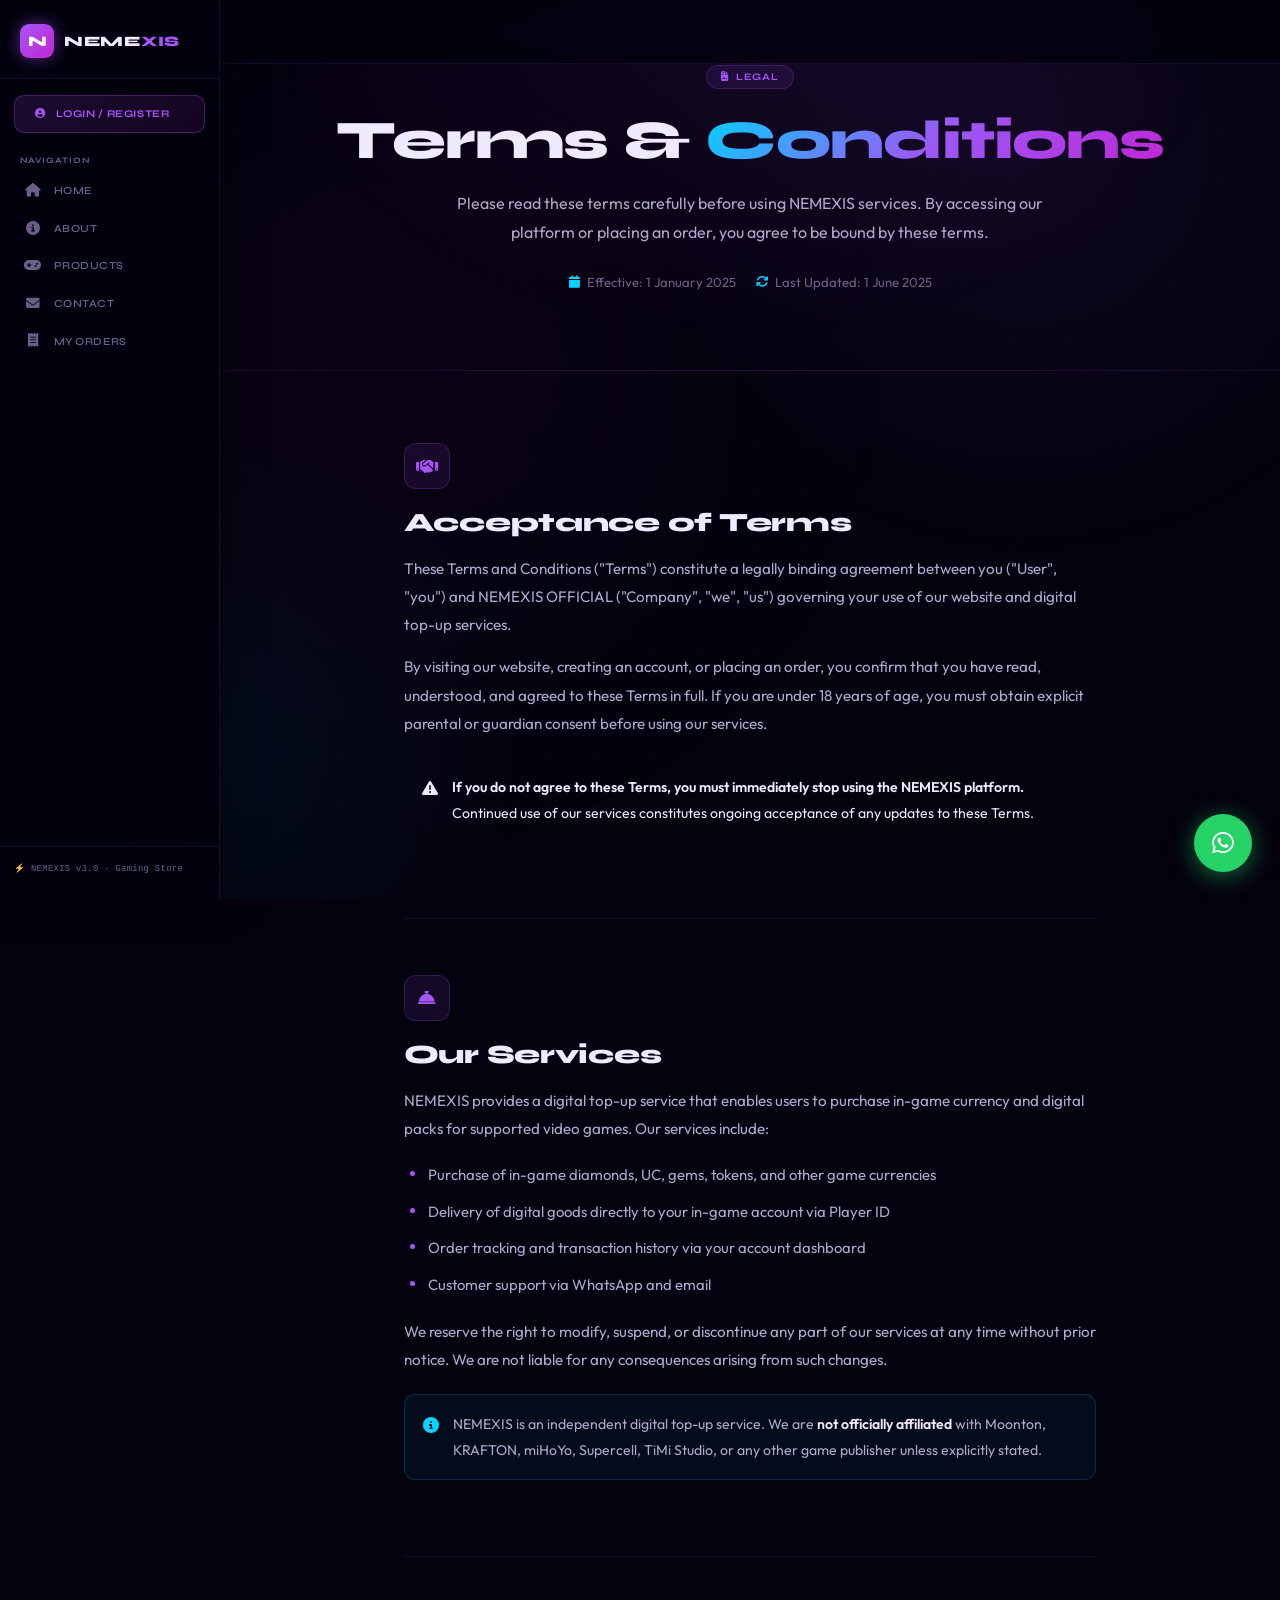
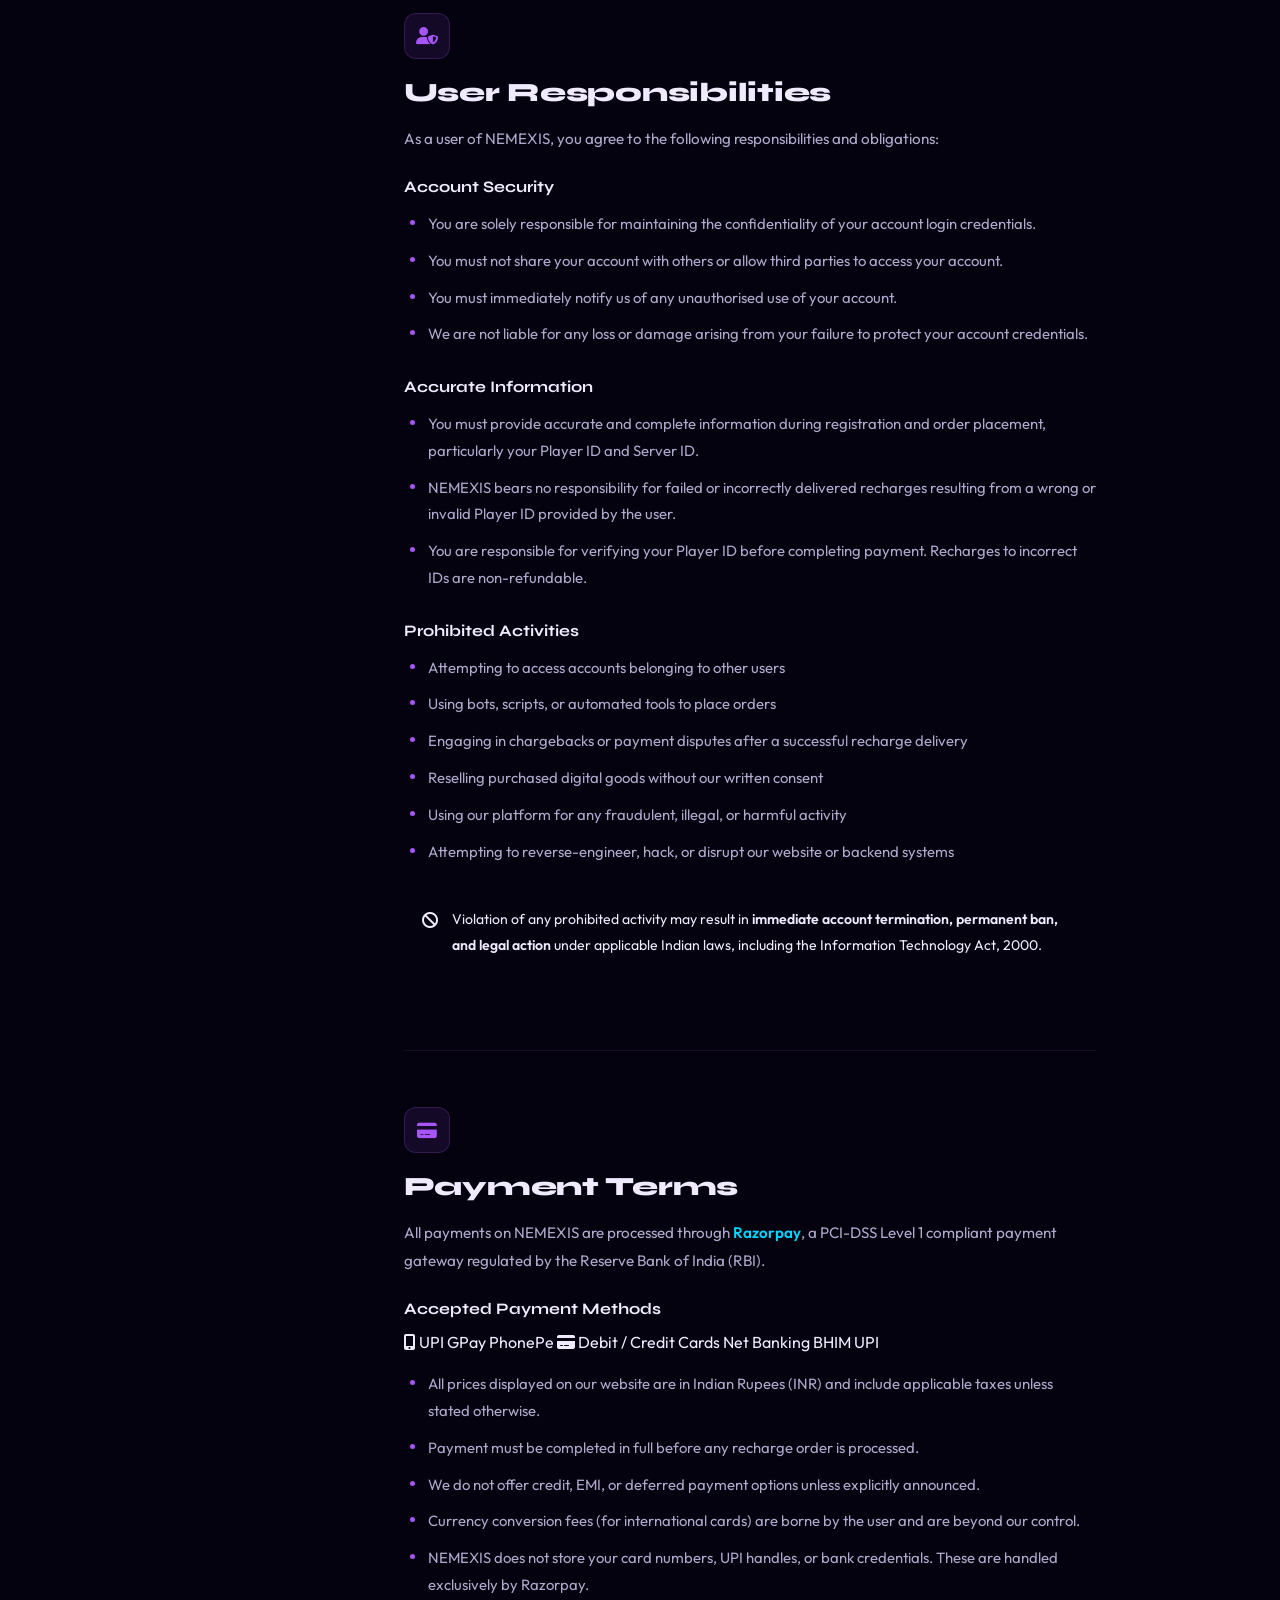
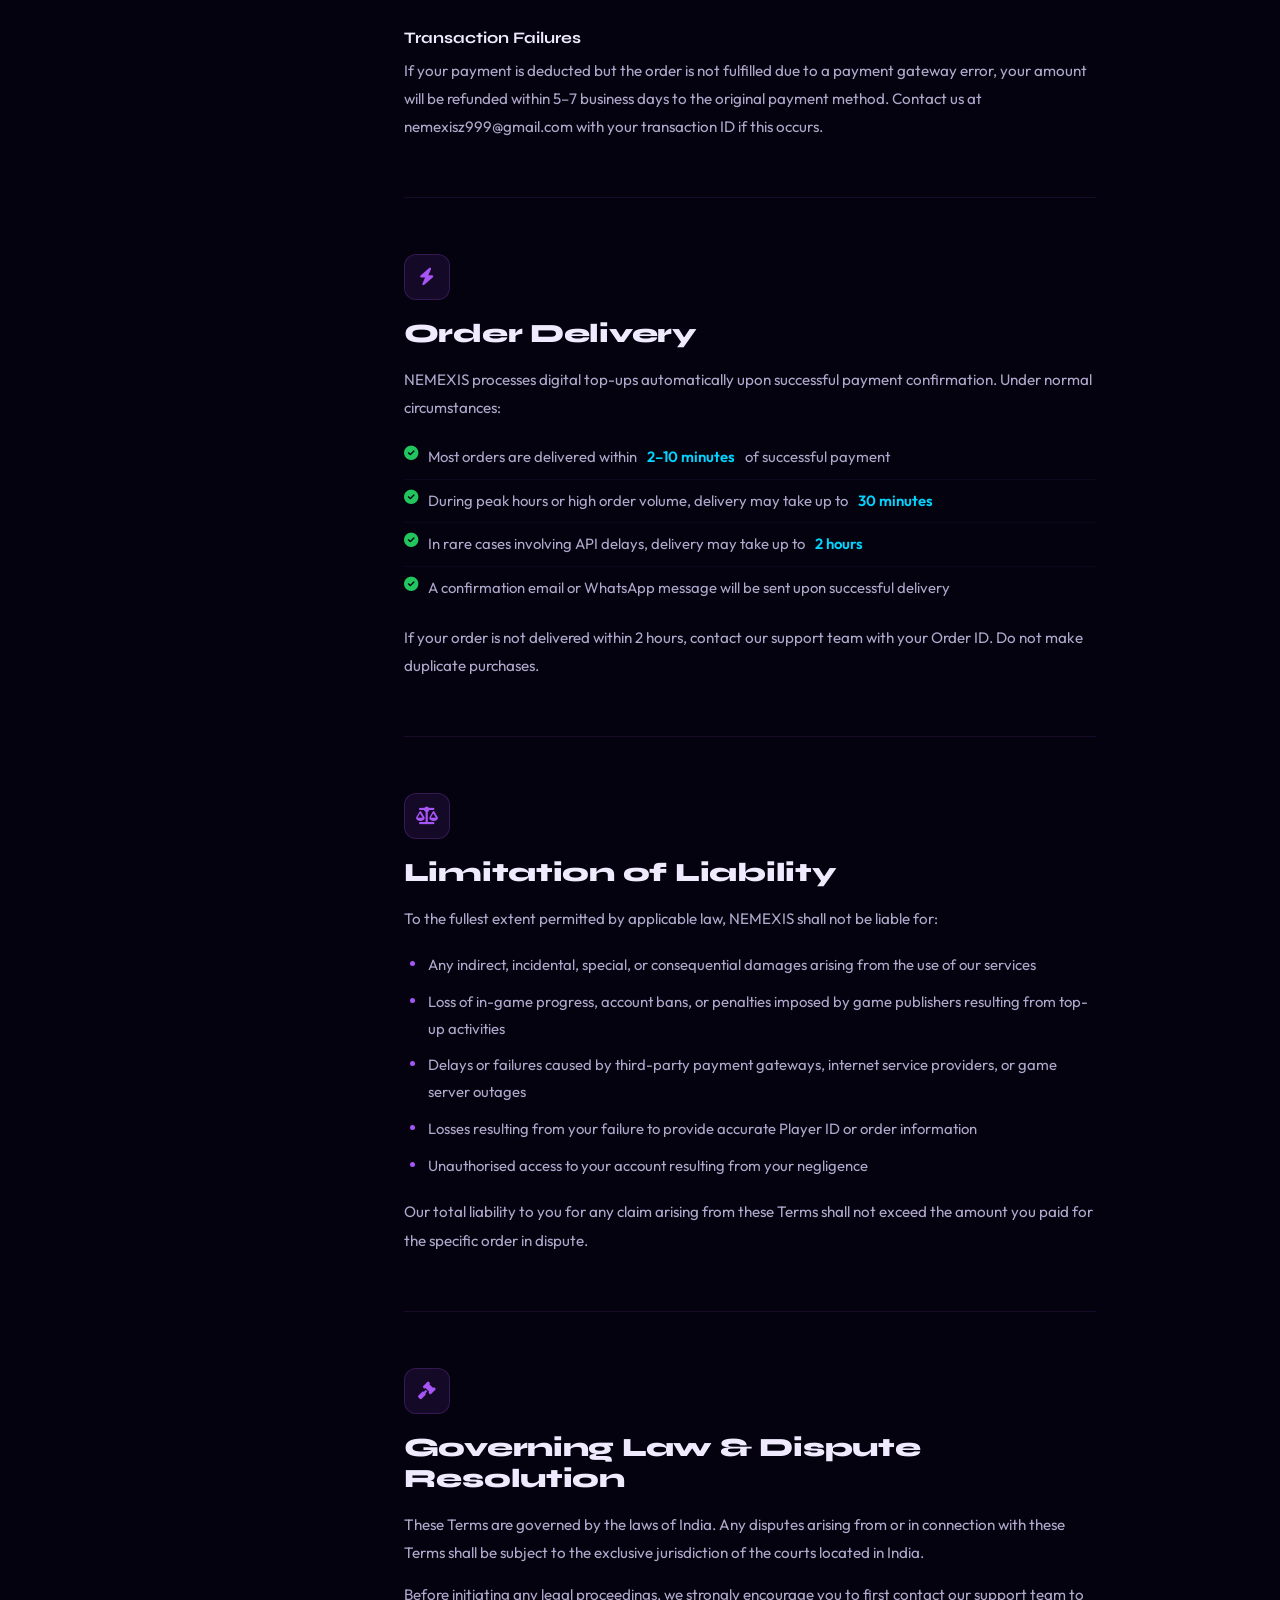
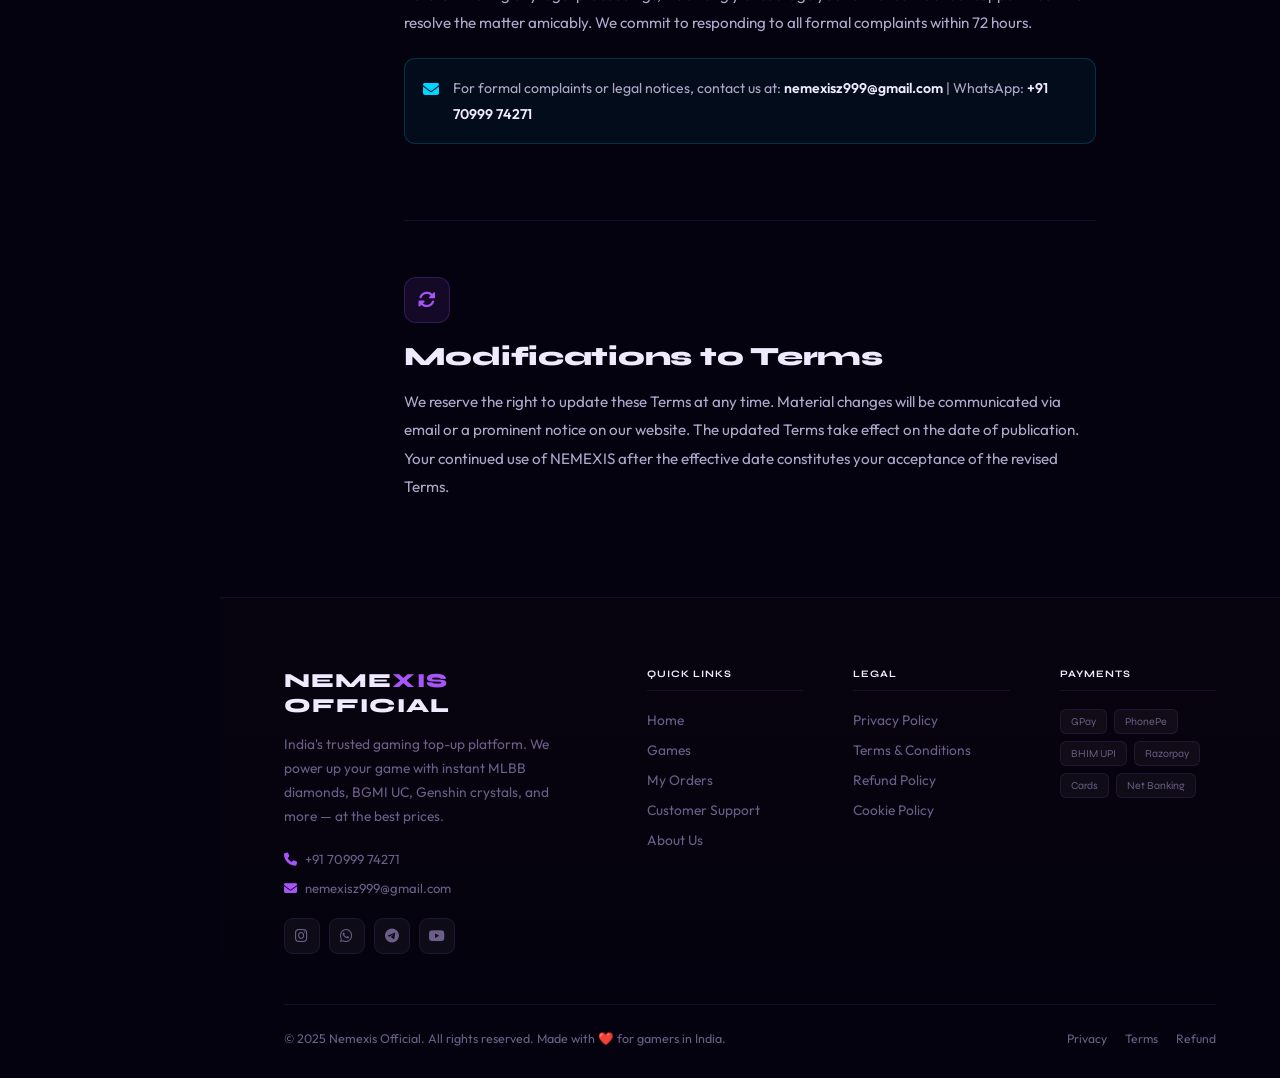
<file: terms.html>
<!DOCTYPE html>
<html lang="en">
<head>
  <meta charset="UTF-8" />
  <meta name="viewport" content="width=device-width, initial-scale=1.0" />
  <title>Terms &amp; Conditions — NEMEXIS OFFICIAL</title>
  <link rel="preconnect" href="https://fonts.googleapis.com" />
  <link rel="preconnect" href="https://fonts.gstatic.com" crossorigin />
  <link href="https://fonts.googleapis.com/css2?family=Syne:wght@400;500;600;700;800&family=Outfit:wght@300;400;500;600;700&display=swap" rel="stylesheet" />
  <link rel="stylesheet" href="https://cdnjs.cloudflare.com/ajax/libs/font-awesome/6.5.0/css/all.min.css" />
  <link rel="stylesheet" href="nemexis-shared.css" />
  <style>

    /* ============================================================
       NEMEXIS SIDEBAR NAV — SHARED
    ============================================================ */
    :root {
      --bg-void: #04020e; --bg-deep: #07040f; --bg-card: #0c0820;
      --bg-glass: rgba(12,8,32,0.75); --bg-glass-light: rgba(255,255,255,0.035);
      --cyan: #00d4ff; --cyan-dim: rgba(0,212,255,0.12); --cyan-glow: rgba(0,212,255,0.5);
      --purple: #a855f7; --purple-bright: #c026d3; --purple-dim: rgba(168,85,247,0.15);
      --purple-glow: rgba(168,85,247,0.45); --blue: #1e6fff; --pink: #f72585;
      --gold: #ffd60a; --green: #22c55e; --text-white: #f0eaff;
      --text-sub: #b0a8cc; --text-dim: #6b5f88;
      --border-glass: rgba(168,85,247,0.12); --border-cyan: rgba(0,212,255,0.2);
      --border-bright: rgba(0,212,255,0.45); --border-purple: rgba(168,85,247,0.4);
      --font-display: 'Syne', sans-serif; --font-body: 'Outfit', sans-serif;
      --font-ui: 'Outfit', sans-serif;
      --ease: cubic-bezier(0.4,0,0.2,1); --spring: cubic-bezier(0.34,1.56,0.64,1);
      --transition: 0.32s cubic-bezier(0.4,0,0.2,1);
    }
    #sidenav {
      position: fixed; top: 0; left: 0; bottom: 0; width: 220px; z-index: 1001;
      background: rgba(4,2,14,0.97); border-right: 1px solid var(--border-glass);
      backdrop-filter: blur(28px) saturate(1.5); -webkit-backdrop-filter: blur(28px) saturate(1.5);
      display: flex; flex-direction: column; gap: 0;
      transition: transform 0.35s var(--ease); box-shadow: 4px 0 40px rgba(0,0,0,0.45);
    }
    .sidenav-logo {
      display: flex; align-items: center; gap: 10px; padding: 24px 20px 20px;
      border-bottom: 1px solid var(--border-glass); text-decoration: none;
    }
    .sidenav-logo-icon {
      width: 34px; height: 34px;
      background: linear-gradient(135deg, var(--purple), var(--purple-bright));
      border-radius: 9px; display: flex; align-items: center; justify-content: center;
      font-family: var(--font-display); font-weight: 900; font-size: 0.9rem; color: #fff;
      box-shadow: 0 0 16px rgba(168,85,247,0.5); flex-shrink: 0;
    }
    .sidenav-logo-text {
      font-family: var(--font-display); font-size: 0.9rem; font-weight: 800;
      letter-spacing: 0.05em; color: var(--text-white);
    }
    .sidenav-logo-text .accent { color: var(--purple); }
    .sidenav-login-btn {
      display: flex; align-items: center; gap: 10px; padding: 12px 20px;
      margin: 16px 14px 8px;
      background: linear-gradient(135deg, rgba(168,85,247,0.15) 0%, rgba(192,38,211,0.1) 100%);
      color: var(--purple); font-family: var(--font-display); font-size: 0.64rem;
      font-weight: 700; letter-spacing: 0.06em; text-transform: uppercase;
      border-radius: 10px; border: 1px solid rgba(168,85,247,0.3); cursor: pointer;
      transition: var(--transition); width: calc(100% - 28px); text-decoration: none;
    }
    .sidenav-login-btn:hover {
      background: rgba(168,85,247,0.22); border-color: var(--purple);
      box-shadow: 0 0 22px rgba(168,85,247,0.25);
    }
    .sidenav-section-label {
      font-family: var(--font-display); font-size: 0.52rem; font-weight: 700;
      letter-spacing: 0.12em; text-transform: uppercase; color: var(--text-dim);
      padding: 14px 20px 8px;
    }
    #sidenav ul { list-style: none; padding: 0 10px; display: flex; flex-direction: column; gap: 2px; flex: 1; }
    #sidenav ul li a {
      display: flex; align-items: center; gap: 12px; padding: 11px 14px;
      border-radius: 9px; font-family: var(--font-display); font-size: 0.67rem;
      font-weight: 600; letter-spacing: 0.04em; text-transform: uppercase;
      color: var(--text-dim); text-decoration: none; transition: var(--transition); position: relative;
    }
    #sidenav ul li a i { font-size: 0.85rem; width: 18px; text-align: center; flex-shrink: 0; }
    #sidenav ul li a:hover, #sidenav ul li a.active { color: var(--cyan); background: var(--cyan-dim); }
    #sidenav ul li a.active::before {
      content: ''; position: absolute; left: 0; top: 20%; bottom: 20%;
      width: 2px; background: var(--cyan); border-radius: 2px; box-shadow: 0 0 8px var(--cyan);
    }
    .sidenav-bottom { padding: 16px 14px; border-top: 1px solid var(--border-glass); }
    .sidenav-version { font-family: 'DM Mono', monospace; font-size: 0.55rem; color: var(--text-dim); letter-spacing: 0.04em; margin-bottom: 10px; }
    body.has-sidenav { padding-left: 220px; }
    /* Slim top header */
    #header {
      position: fixed; top: 0; left: 220px; right: 0; z-index: 1000;
      display: flex; align-items: center; justify-content: space-between;
      padding: 0 5%; height: 64px;
      background: rgba(4,2,14,0.85);
      border-bottom: 1px solid var(--border-glass);
      backdrop-filter: blur(24px) saturate(1.5);
    }
    .logo-wrap { display: none; }
    .nav-actions { display: flex; align-items: center; gap: 10px; }
    .nav-cart-btn {
      position: relative; width: 40px; height: 40px; background: var(--cyan-dim);
      border: 1px solid var(--border-cyan); border-radius: 10px;
      display: flex; align-items: center; justify-content: center;
      color: var(--cyan); font-size: 0.95rem; cursor: pointer;
      transition: var(--transition);
    }
    .nav-cart-btn:hover { border-color: var(--cyan); box-shadow: 0 0 18px rgba(0,212,255,0.25); }
    .cart-badge {
      position: absolute; top: -6px; right: -6px; min-width: 18px; height: 18px;
      background: var(--purple-bright); border-radius: 9px; font-size: 0.6rem;
      font-weight: 700; display: flex; align-items: center; justify-content: center;
      font-family: var(--font-ui); padding: 0 4px; box-shadow: 0 0 10px rgba(192,38,211,0.6);
    }
    .hamburger { display: none; flex-direction: column; gap: 5px; width: 28px; cursor: pointer; }
    .hamburger span { display: block; height: 2px; border-radius: 2px; transition: var(--transition); }
    .hamburger span:nth-child(1) { background: var(--purple); }
    .hamburger span:nth-child(2) { background: var(--cyan); width: 70%; }
    .hamburger span:nth-child(3) { background: var(--purple); }
    @media (min-width: 769px) { #header .hamburger { display: none; } }
    @media (max-width: 768px) {
      body.has-sidenav { padding-left: 0; }
      #header { left: 0; }
      .logo-wrap { display: flex; align-items: center; gap: 10px; text-decoration: none; }
      .logo-icon {
        width: 32px; height: 32px;
        background: linear-gradient(135deg, var(--purple), var(--purple-bright));
        border-radius: 9px; display: flex; align-items: center; justify-content: center;
        font-family: var(--font-display); font-weight: 900; font-size: 0.85rem; color: #fff;
      }
      .logo-text { font-family: var(--font-display); font-size: 0.9rem; font-weight: 800; color: var(--text-white); }
      .logo-text .accent { color: var(--purple); }
      .hamburger { display: flex; }
      #sidenav { transform: translateX(-100%); }
      #sidenav.open { transform: translateX(0); }
      .sidenav-overlay {
        position: fixed; inset: 0; background: rgba(0,0,0,0.6); z-index: 1000;
        opacity: 0; pointer-events: none; transition: opacity 0.3s ease;
      }
      .sidenav-overlay.active { opacity: 1; pointer-events: all; }
    }
    /* page content below header */
    .page-content-wrap { padding-top: 64px; }

  </style>
</head>
<body class="has-sidenav">
  <div class="sidenav-overlay" id="sidenavOverlay" onclick="closeSidenav()"></div>
  <aside id="sidenav">
    <a href="index.html" class="sidenav-logo">
      <div class="sidenav-logo-icon">N</div>
      <span class="sidenav-logo-text">NEME<span class="accent">XIS</span></span>
    </a>
    <a href="index.html" class="sidenav-login-btn">
      <i class="fas fa-user-circle"></i>
      <span>Login / Register</span>
    </a>
    <div class="sidenav-section-label">Navigation</div>
    <ul>
      <li><a href="index.html"><i class="fas fa-home"></i> Home</a></li>
      <li><a href="about.html"><i class="fas fa-info-circle"></i> About</a></li>
      <li><a href="index.html#products"><i class="fas fa-gamepad"></i> Products</a></li>
      <li><a href="contact.html"><i class="fas fa-envelope"></i> Contact</a></li>
      <li><a href="Orders.html"><i class="fas fa-receipt"></i> My Orders</a></li>
    </ul>
    <div class="sidenav-bottom">
      <div class="sidenav-version">⚡ NEMEXIS v3.0 · Gaming Store</div>
    </div>
  </aside>
  <header id="header">
    <a href="index.html" class="logo-wrap">
      <div class="logo-icon">N</div>
      <span class="logo-text">NEME<span class="accent">XIS</span></span>
    </a>
    <div class="nav-actions">
      <div class="hamburger" onclick="toggleSidenav()" aria-label="Menu">
        <span></span><span></span><span></span>
      </div>
    </div>
  </header>


<div class="bg-ambient"><div class="bg-orb orb-mid"></div></div>
<div class="bg-grid"></div>
<div class="bg-scan"></div>

<!-- ── HEADER ──────────────────────────────────────────── -->



<!-- ── PAGE HERO ────────────────────────────────────────── -->
<section class="page-hero" style="padding-top:64px">
  <div class="page-hero-eyebrow"><i class="fas fa-file-contract"></i> Legal</div>
  <h1>Terms &amp; <span class="gradient-text">Conditions</span></h1>
  <p>Please read these terms carefully before using NEMEXIS services. By accessing our platform or placing an order, you agree to be bound by these terms.</p>
  <div class="page-hero-meta">
    <span class="page-hero-meta-item"><i class="fas fa-calendar"></i> Effective: 1 January 2025</span>
    <span class="page-hero-meta-item"><i class="fas fa-sync"></i> Last Updated: 1 June 2025</span>
  </div>
</section>

<!-- ── CONTENT ───────────────────────────────────────────── -->
<main class="page-content">

  <div class="policy-section">
    <div class="policy-section-icon"><i class="fas fa-handshake"></i></div>
    <h2>Acceptance of Terms</h2>
    <p>These Terms and Conditions ("Terms") constitute a legally binding agreement between you ("User", "you") and NEMEXIS OFFICIAL ("Company", "we", "us") governing your use of our website and digital top-up services.</p>
    <p>By visiting our website, creating an account, or placing an order, you confirm that you have read, understood, and agreed to these Terms in full. If you are under 18 years of age, you must obtain explicit parental or guardian consent before using our services.</p>
    <div class="policy-callout warn">
      <div class="policy-callout-icon"><i class="fas fa-exclamation-triangle"></i></div>
      <p><strong>If you do not agree to these Terms, you must immediately stop using the NEMEXIS platform.</strong> Continued use of our services constitutes ongoing acceptance of any updates to these Terms.</p>
    </div>
  </div>

  <div class="policy-section">
    <div class="policy-section-icon"><i class="fas fa-concierge-bell"></i></div>
    <h2>Our Services</h2>
    <p>NEMEXIS provides a digital top-up service that enables users to purchase in-game currency and digital packs for supported video games. Our services include:</p>
    <ul>
      <li>Purchase of in-game diamonds, UC, gems, tokens, and other game currencies</li>
      <li>Delivery of digital goods directly to your in-game account via Player ID</li>
      <li>Order tracking and transaction history via your account dashboard</li>
      <li>Customer support via WhatsApp and email</li>
    </ul>
    <p>We reserve the right to modify, suspend, or discontinue any part of our services at any time without prior notice. We are not liable for any consequences arising from such changes.</p>
    <div class="policy-callout info">
      <div class="policy-callout-icon"><i class="fas fa-info-circle"></i></div>
      <p>NEMEXIS is an independent digital top-up service. We are <strong>not officially affiliated</strong> with Moonton, KRAFTON, miHoYo, Supercell, TiMi Studio, or any other game publisher unless explicitly stated.</p>
    </div>
  </div>

  <div class="policy-section">
    <div class="policy-section-icon"><i class="fas fa-user-shield"></i></div>
    <h2>User Responsibilities</h2>
    <p>As a user of NEMEXIS, you agree to the following responsibilities and obligations:</p>
    <h3>Account Security</h3>
    <ul>
      <li>You are solely responsible for maintaining the confidentiality of your account login credentials.</li>
      <li>You must not share your account with others or allow third parties to access your account.</li>
      <li>You must immediately notify us of any unauthorised use of your account.</li>
      <li>We are not liable for any loss or damage arising from your failure to protect your account credentials.</li>
    </ul>
    <h3>Accurate Information</h3>
    <ul>
      <li>You must provide accurate and complete information during registration and order placement, particularly your Player ID and Server ID.</li>
      <li>NEMEXIS bears no responsibility for failed or incorrectly delivered recharges resulting from a wrong or invalid Player ID provided by the user.</li>
      <li>You are responsible for verifying your Player ID before completing payment. Recharges to incorrect IDs are non-refundable.</li>
    </ul>
    <h3>Prohibited Activities</h3>
    <ul>
      <li>Attempting to access accounts belonging to other users</li>
      <li>Using bots, scripts, or automated tools to place orders</li>
      <li>Engaging in chargebacks or payment disputes after a successful recharge delivery</li>
      <li>Reselling purchased digital goods without our written consent</li>
      <li>Using our platform for any fraudulent, illegal, or harmful activity</li>
      <li>Attempting to reverse-engineer, hack, or disrupt our website or backend systems</li>
    </ul>
    <div class="policy-callout danger">
      <div class="policy-callout-icon"><i class="fas fa-ban"></i></div>
      <p>Violation of any prohibited activity may result in <strong>immediate account termination, permanent ban, and legal action</strong> under applicable Indian laws, including the Information Technology Act, 2000.</p>
    </div>
  </div>

  <div class="policy-section">
    <div class="policy-section-icon"><i class="fas fa-credit-card"></i></div>
    <h2>Payment Terms</h2>
    <p>All payments on NEMEXIS are processed through <strong style="color:var(--cyan)">Razorpay</strong>, a PCI-DSS Level 1 compliant payment gateway regulated by the Reserve Bank of India (RBI).</p>
    <h3>Accepted Payment Methods</h3>
    <div style="margin:14px 0;">
      <span class="policy-badge purple"><i class="fas fa-mobile-alt"></i> UPI</span>
      <span class="policy-badge purple">GPay</span>
      <span class="policy-badge purple">PhonePe</span>
      <span class="policy-badge cyan"><i class="fas fa-credit-card"></i> Debit / Credit Cards</span>
      <span class="policy-badge cyan">Net Banking</span>
      <span class="policy-badge green">BHIM UPI</span>
    </div>
    <ul>
      <li>All prices displayed on our website are in Indian Rupees (INR) and include applicable taxes unless stated otherwise.</li>
      <li>Payment must be completed in full before any recharge order is processed.</li>
      <li>We do not offer credit, EMI, or deferred payment options unless explicitly announced.</li>
      <li>Currency conversion fees (for international cards) are borne by the user and are beyond our control.</li>
      <li>NEMEXIS does not store your card numbers, UPI handles, or bank credentials. These are handled exclusively by Razorpay.</li>
    </ul>
    <h3>Transaction Failures</h3>
    <p>If your payment is deducted but the order is not fulfilled due to a payment gateway error, your amount will be refunded within 5–7 business days to the original payment method. Contact us at nemexisz999@gmail.com with your transaction ID if this occurs.</p>
  </div>

  <div class="policy-section">
    <div class="policy-section-icon"><i class="fas fa-bolt"></i></div>
    <h2>Order Delivery</h2>
    <p>NEMEXIS processes digital top-ups automatically upon successful payment confirmation. Under normal circumstances:</p>
    <ul class="check-list">
      <li><i class="fas fa-check-circle"></i> Most orders are delivered within <strong style="color:var(--cyan)">2–10 minutes</strong> of successful payment</li>
      <li><i class="fas fa-check-circle"></i> During peak hours or high order volume, delivery may take up to <strong style="color:var(--cyan)">30 minutes</strong></li>
      <li><i class="fas fa-check-circle"></i> In rare cases involving API delays, delivery may take up to <strong style="color:var(--cyan)">2 hours</strong></li>
      <li><i class="fas fa-check-circle"></i> A confirmation email or WhatsApp message will be sent upon successful delivery</li>
    </ul>
    <p>If your order is not delivered within 2 hours, contact our support team with your Order ID. Do not make duplicate purchases.</p>
  </div>

  <div class="policy-section">
    <div class="policy-section-icon"><i class="fas fa-balance-scale"></i></div>
    <h2>Limitation of Liability</h2>
    <p>To the fullest extent permitted by applicable law, NEMEXIS shall not be liable for:</p>
    <ul>
      <li>Any indirect, incidental, special, or consequential damages arising from the use of our services</li>
      <li>Loss of in-game progress, account bans, or penalties imposed by game publishers resulting from top-up activities</li>
      <li>Delays or failures caused by third-party payment gateways, internet service providers, or game server outages</li>
      <li>Losses resulting from your failure to provide accurate Player ID or order information</li>
      <li>Unauthorised access to your account resulting from your negligence</li>
    </ul>
    <p>Our total liability to you for any claim arising from these Terms shall not exceed the amount you paid for the specific order in dispute.</p>
  </div>

  <div class="policy-section">
    <div class="policy-section-icon"><i class="fas fa-gavel"></i></div>
    <h2>Governing Law &amp; Dispute Resolution</h2>
    <p>These Terms are governed by the laws of India. Any disputes arising from or in connection with these Terms shall be subject to the exclusive jurisdiction of the courts located in India.</p>
    <p>Before initiating any legal proceedings, we strongly encourage you to first contact our support team to resolve the matter amicably. We commit to responding to all formal complaints within 72 hours.</p>
    <div class="policy-callout info">
      <div class="policy-callout-icon"><i class="fas fa-envelope"></i></div>
      <p>For formal complaints or legal notices, contact us at: <strong>nemexisz999@gmail.com</strong> | WhatsApp: <strong>+91 70999 74271</strong></p>
    </div>
  </div>

  <div class="policy-section">
    <div class="policy-section-icon"><i class="fas fa-sync-alt"></i></div>
    <h2>Modifications to Terms</h2>
    <p>We reserve the right to update these Terms at any time. Material changes will be communicated via email or a prominent notice on our website. The updated Terms take effect on the date of publication. Your continued use of NEMEXIS after the effective date constitutes your acceptance of the revised Terms.</p>
  </div>

</main>

<!-- ── FOOTER ──────────────────────────────────────────────── -->


<a href="https://wa.me/917099974271" target="_blank" class="wa-float" aria-label="Chat on WhatsApp">
  <i class="fab fa-whatsapp"></i>
</a>

<script>
  window.addEventListener('scroll', () => {
    document.getElementById('header').classList.toggle('scrolled', window.scrollY > 20);
  });
  function toggleMobileNav() {
    document.getElementById('mobileNav').classList.toggle('open');
  }
</script>
  <footer>
    <div class="footer-grid">
      <div class="footer-brand">
        <h2>NEME<span class="accent">XIS</span> OFFICIAL</h2>
        <p>India's trusted gaming top-up platform. We power up your game with instant MLBB diamonds, BGMI UC, Genshin crystals, and more — at the best prices.</p>
        <div class="footer-contact">
          <p><i class="fas fa-phone" style="color:var(--purple);margin-right:8px"></i>+91 70999 74271</p>
          <p><i class="fas fa-envelope" style="color:var(--purple);margin-right:8px"></i>nemexisz999@gmail.com</p>
        </div>
        <div class="social-row">
          <a href="#" class="social-btn" aria-label="Instagram"><i class="fab fa-instagram"></i></a>
          <a href="https://wa.me/917099974271" target="_blank" class="social-btn" aria-label="WhatsApp"><i class="fab fa-whatsapp"></i></a>
          <a href="#" class="social-btn" aria-label="Telegram"><i class="fab fa-telegram"></i></a>
          <a href="#" class="social-btn" aria-label="YouTube"><i class="fab fa-youtube"></i></a>
        </div>
      </div>
      <div class="footer-col">
        <h4>Quick Links</h4>
        <ul>
          <li><a href="index.html">Home</a></li>
          <li><a href="index.html#products">Games</a></li>
          <li><a href="Orders.html">My Orders</a></li>
          <li><a href="contact.html">Customer Support</a></li>
          <li><a href="about.html">About Us</a></li>
        </ul>
      </div>
      <div class="footer-col">
        <h4>Legal</h4>
        <ul>
          <li><a href="privacy.html">Privacy Policy</a></li>
          <li><a href="terms.html">Terms &amp; Conditions</a></li>
          <li><a href="refund.html">Refund Policy</a></li>
          <li><a href="cookies.html">Cookie Policy</a></li>
        </ul>
      </div>
      <div class="footer-col">
        <h4>Payments</h4>
        <div class="footer-pay-chips">
          <span class="footer-pay-chip">GPay</span>
          <span class="footer-pay-chip">PhonePe</span>
          <span class="footer-pay-chip">BHIM UPI</span>
          <span class="footer-pay-chip">Razorpay</span>
          <span class="footer-pay-chip">Cards</span>
          <span class="footer-pay-chip">Net Banking</span>
        </div>
      </div>
    </div>
    <div class="footer-bottom">
      <p>© 2025 Nemexis Official. All rights reserved. Made with ❤️ for gamers in India.</p>
      <div class="footer-bottom-links">
        <a href="privacy.html">Privacy</a><a href="terms.html">Terms</a><a href="refund.html">Refund</a>
      </div>
    </div>
  </footer>

  <script>
    function toggleSidenav() {
      document.getElementById('sidenav').classList.toggle('open');
      document.getElementById('sidenavOverlay').classList.toggle('active');
    }
    function closeSidenav() {
      document.getElementById('sidenav').classList.remove('open');
      document.getElementById('sidenavOverlay').classList.remove('active');
    }
    window.addEventListener('scroll', () => {
      document.getElementById('header').classList.toggle('scrolled', window.scrollY > 60);
    });
  </script>

</body>
</html>
</file>
<file: nemexis-shared.css>
/* ============================================================
   NEMEXIS DESIGN SYSTEM — nemexis-shared.css
   Shared stylesheet for all pages.
   Extracted from index-refined-1-1.html
============================================================ */

/* ============================================================
   CSS VARIABLES
============================================================ */
:root {
  --bg-void:        #04020e;
  --bg-deep:        #07040f;
  --bg-card:        #0c0820;
  --bg-glass:       rgba(12, 8, 32, 0.75);
  --bg-glass-light: rgba(255,255,255,0.035);
  --cyan:           #00d4ff;
  --cyan-dim:       rgba(0,212,255,0.12);
  --cyan-glow:      rgba(0,212,255,0.5);
  --purple:         #a855f7;
  --purple-bright:  #c026d3;
  --purple-dim:     rgba(168,85,247,0.15);
  --purple-glow:    rgba(168,85,247,0.45);
  --blue:           #1e6fff;
  --pink:           #f72585;
  --gold:           #ffd60a;
  --green:          #22c55e;
  --text-white:     #f0eaff;
  --text-sub:       #b0a8cc;
  --text-dim:       #6b5f88;
  --border-glass:   rgba(168,85,247,0.12);
  --border-cyan:    rgba(0,212,255,0.2);
  --border-bright:  rgba(0,212,255,0.45);
  --border-purple:  rgba(168,85,247,0.4);
  --font-display:   'Syne', sans-serif;
  --font-body:      'Outfit', sans-serif;
  --font-ui:        'Outfit', sans-serif;
  --ease:           cubic-bezier(0.4,0,0.2,1);
  --spring:         cubic-bezier(0.34,1.56,0.64,1);
  --transition:       0.22s cubic-bezier(0.4, 0, 0.2, 1);
  --transition-slow:  0.38s cubic-bezier(0.4, 0, 0.2, 1);
  --transition-spring: 0.42s cubic-bezier(0.34, 1.56, 0.64, 1);
  --radius:    18px;
  --radius-sm: 11px;
  --radius-xs: 7px;
  --shadow-cyan:    0 0 30px rgba(0,212,255,0.3), 0 0 80px rgba(0,212,255,0.08);
  --shadow-purple:  0 0 30px rgba(168,85,247,0.35), 0 0 80px rgba(168,85,247,0.1);
  --shadow-card:      0 8px 32px rgba(0,0,0,0.45), 0 2px 8px rgba(0,0,0,0.3);
  --shadow-card-hover:0 24px 64px rgba(0,0,0,0.55), 0 4px 16px rgba(0,0,0,0.35);
  --glow-purple-inner: inset 0 1px 0 rgba(168,85,247,0.15);
  --glow-cyan-inner:   inset 0 1px 0 rgba(0,212,255,0.12);
}

/* ============================================================
   RESET & BASE
============================================================ */
*, *::before, *::after { margin:0; padding:0; box-sizing:border-box; }
html { scroll-behavior:smooth; font-size:16px; }
body {
  background: var(--bg-void);
  color: var(--text-white);
  font-family: var(--font-body);
  overflow-x: hidden;
  min-height: 100vh;
  -webkit-font-smoothing: antialiased;
  -moz-osx-font-smoothing: grayscale;
  text-rendering: optimizeLegibility;
}
a { text-decoration:none; color:inherit; }
ul { list-style:none; }
img { display:block; max-width:100%; }
button { cursor:pointer; border:none; background:none; font-family:inherit; color:inherit; }

/* ============================================================
   SCROLLBAR
============================================================ */
::-webkit-scrollbar { width: 6px; }
::-webkit-scrollbar-track { background: rgba(4,2,14,0.8); }
::-webkit-scrollbar-thumb {
  background: linear-gradient(180deg, var(--purple) 0%, var(--cyan) 100%);
  border-radius: 6px;
  border: 1px solid rgba(255,255,255,0.05);
}

/* ============================================================
   AMBIENT BACKGROUND
============================================================ */
.bg-ambient {
  position: fixed; inset: 0;
  pointer-events: none; z-index: 0; overflow: hidden;
}
.bg-ambient::before {
  content: ''; position: absolute;
  width: 900px; height: 900px;
  background: radial-gradient(circle, rgba(168,85,247,0.07) 0%, transparent 65%);
  top: -300px; right: -200px;
  animation: ambientDrift 18s ease-in-out infinite alternate;
}
.bg-ambient::after {
  content: ''; position: absolute;
  width: 700px; height: 700px;
  background: radial-gradient(circle, rgba(0,212,255,0.055) 0%, transparent 65%);
  bottom: -200px; left: -150px;
  animation: ambientDrift 22s ease-in-out infinite alternate-reverse;
}
.bg-orb {
  position: absolute; border-radius: 50%;
  filter: blur(140px); pointer-events: none;
}
.orb-mid {
  width: 500px; height: 500px;
  background: rgba(192,38,211,0.045);
  top: 40%; left: 30%;
  transform: translate(-50%,-50%);
  animation: ambientDrift 14s ease-in-out infinite alternate;
}
@keyframes ambientDrift {
  0%   { transform: translate(0,0) scale(1); }
  100% { transform: translate(60px, 40px) scale(1.12); }
}
.bg-scan {
  position: fixed; inset: 0;
  background: repeating-linear-gradient(
    0deg, transparent, transparent 3px,
    rgba(168,85,247,0.008) 3px, rgba(168,85,247,0.008) 4px
  );
  pointer-events: none; z-index: 9998;
}
.bg-grid {
  position: fixed; inset: 0;
  background-image: radial-gradient(circle, rgba(168,85,247,0.05) 1px, transparent 1px);
  background-size: 52px 52px;
  pointer-events: none; z-index: 0;
}

/* ============================================================
   UTILITIES
============================================================ */
.section-pad    { padding: 96px 6%; }
.section-pad-sm { padding: 56px 6%; }
.flex-center    { display:flex; align-items:center; justify-content:center; }
.gradient-text {
  background: linear-gradient(135deg, var(--cyan) 0%, #9b59f7 50%, var(--purple-bright) 100%);
  -webkit-background-clip: text;
  -webkit-text-fill-color: transparent;
  background-clip: text;
}
.cyan-text   { color: var(--cyan); }
.purple-text { color: var(--purple); }
.glass {
  background: var(--bg-glass);
  border: 1px solid var(--border-glass);
  backdrop-filter: blur(20px) saturate(1.4);
  -webkit-backdrop-filter: blur(20px) saturate(1.4);
}
.section-label {
  display: inline-flex; align-items: center; gap: 9px;
  font-family: var(--font-display);
  font-size: 0.6rem; font-weight: 700;
  letter-spacing: 0.1em; text-transform: uppercase;
  color: var(--purple);
  background: rgba(168,85,247,0.08);
  border: 1px solid rgba(168,85,247,0.22);
  padding: 5px 15px 5px 12px;
  border-radius: 100px; margin-bottom: 14px;
  box-shadow: 0 0 18px rgba(168,85,247,0.08), inset 0 0 0 1px rgba(168,85,247,0.06);
}
.section-label::before {
  content: ''; width: 6px; height: 6px;
  background: var(--purple); border-radius: 50%;
  box-shadow: 0 0 10px var(--purple), 0 0 20px rgba(168,85,247,0.4);
  animation: blink 1.8s infinite;
}
.section-heading {
  font-family: var(--font-display);
  font-size: clamp(1.75rem, 3.2vw, 2.6rem);
  font-weight: 800; line-height: 1.1;
  letter-spacing: -0.02em; margin-bottom: 12px;
}
.section-sub {
  font-size: 0.97rem; color: rgba(176,168,204,0.8);
  max-width: 540px; line-height: 1.8;
  font-family: var(--font-ui);
}

/* ============================================================
   BUTTONS
============================================================ */
.btn-primary {
  display: inline-flex; align-items: center; gap: 9px;
  padding: 13px 32px;
  background: linear-gradient(135deg, #b06ef5 0%, var(--purple) 40%, var(--purple-bright) 100%);
  color: #fff;
  font-family: var(--font-display); font-size: 0.7rem;
  font-weight: 700; letter-spacing: 0.08em; text-transform: uppercase;
  border-radius: var(--radius-sm); border: none;
  position: relative; overflow: hidden;
  transition: transform var(--transition), box-shadow var(--transition), background var(--transition);
  box-shadow: 0 0 22px rgba(168,85,247,0.38), 0 4px 16px rgba(0,0,0,0.3), var(--glow-purple-inner);
}
.btn-primary::before {
  content:''; position:absolute; inset:0;
  background: linear-gradient(135deg, rgba(255,255,255,0.18) 0%, transparent 55%);
  opacity:0; transition: var(--transition);
}
.btn-primary:hover {
  transform: translateY(-2px) scale(1.018);
  box-shadow: 0 0 40px rgba(168,85,247,0.55), 0 8px 28px rgba(0,0,0,0.4), var(--glow-purple-inner);
}
.btn-primary:hover::before { opacity:1; }
.btn-primary:active { transform: scale(0.975) translateY(0); box-shadow: 0 0 16px rgba(168,85,247,0.35), 0 2px 8px rgba(0,0,0,0.3); }
.btn-primary:disabled { opacity: 0.45; cursor: not-allowed; transform: none !important; }

.btn-secondary {
  display: inline-flex; align-items: center; gap: 9px;
  padding: 12px 28px;
  background: rgba(0,212,255,0.07); color: var(--cyan);
  font-family: var(--font-display); font-size: 0.7rem;
  font-weight: 700; letter-spacing: 0.07em; text-transform: uppercase;
  border-radius: var(--radius-sm); border: 1px solid rgba(0,212,255,0.3);
  transition: transform var(--transition), box-shadow var(--transition), background var(--transition), border-color var(--transition);
}
.btn-secondary:hover {
  background: rgba(0,212,255,0.12);
  border-color: var(--cyan);
  box-shadow: 0 0 24px rgba(0,212,255,0.18), var(--glow-cyan-inner);
  transform: translateY(-2px);
}
.btn-secondary:active { transform: scale(0.975); }

.btn-glow {
  display: inline-flex; align-items: center; gap: 6px;
  padding: 9px 18px;
  background: linear-gradient(135deg, var(--cyan) 0%, var(--blue) 100%);
  color: #000;
  font-family: var(--font-display); font-size: 0.6rem;
  font-weight: 800; letter-spacing: 0.06em; text-transform: uppercase;
  border-radius: var(--radius-xs);
  transition: transform var(--transition), box-shadow var(--transition);
  box-shadow: 0 0 14px rgba(0,212,255,0.3), var(--glow-cyan-inner);
}
.btn-glow:hover {
  transform: translateY(-1px) scale(1.05);
  box-shadow: 0 0 26px rgba(0,212,255,0.55), 0 4px 16px rgba(0,0,0,0.3);
}
.btn-glow:active { transform: scale(0.96); }

/* ============================================================
   KEYFRAMES
============================================================ */
@keyframes blink { 0%,100%{opacity:1;} 50%{opacity:0.25;} }
@keyframes fadeInUp { from{opacity:0;transform:translateY(28px);} to{opacity:1;transform:translateY(0);} }
@keyframes fadeIn { from{opacity:0;} to{opacity:1;} }
@keyframes shimmer { 0%{background-position:-200% center;} 100%{background-position:200% center;} }
@keyframes waPulse {
  0%,100% { box-shadow: 0 4px 22px rgba(37,211,102,0.45); }
  50% { box-shadow: 0 4px 36px rgba(37,211,102,0.75), 0 0 0 8px rgba(37,211,102,0.07); }
}
@keyframes toastIn { from{transform:translateX(44px);opacity:0;} to{transform:translateX(0);opacity:1;} }

/* ============================================================
   HEADER / NAVBAR
============================================================ */
#header {
  position: fixed; top: 0; left: 0; right: 0;
  z-index: 1000; display: flex;
  align-items: center; justify-content: space-between;
  padding: 0 4.5%; height: 68px;
  background: rgba(4,2,14,0.7);
  border-bottom: 1px solid var(--border-glass);
  backdrop-filter: blur(24px) saturate(1.5);
  -webkit-backdrop-filter: blur(24px) saturate(1.5);
  transition: all 0.4s var(--ease);
}
#header.scrolled {
  background: rgba(4,2,14,0.97);
  border-bottom-color: rgba(168,85,247,0.18);
  box-shadow: 0 1px 0 rgba(168,85,247,0.08), 0 4px 40px rgba(0,0,0,0.5), 0 0 80px rgba(168,85,247,0.04);
}
.logo-wrap {
  display: flex; align-items: center; gap: 12px;
  text-decoration: none; transition: var(--transition);
}
.logo-wrap:hover { opacity: 0.9; }
.logo-icon {
  width: 36px; height: 36px;
  background: linear-gradient(135deg, var(--purple), var(--purple-bright));
  border-radius: 10px;
  display: flex; align-items: center; justify-content: center;
  font-family: var(--font-display); font-weight: 900; font-size: 0.9rem;
  color: #fff; flex-shrink: 0;
  box-shadow: 0 0 18px rgba(168,85,247,0.45), var(--glow-purple-inner);
  transition: var(--transition);
}
.logo-wrap:hover .logo-icon {
  box-shadow: 0 0 28px rgba(168,85,247,0.65), var(--glow-purple-inner);
  transform: scale(1.05);
}
.logo-text {
  font-family: var(--font-display);
  font-size: 1.08rem; font-weight: 800;
  letter-spacing: 0.06em; color: var(--text-white);
}
.logo-text .accent { color: var(--purple); }

#navbar {
  display: flex; align-items: center; gap: 1px;
  list-style: none;
}
#navbar li a {
  font-family: var(--font-display);
  font-size: 0.64rem; font-weight: 600;
  letter-spacing: 0.06em; text-transform: uppercase;
  color: rgba(176,168,204,0.7);
  padding: 7px 13px; border-radius: var(--radius-xs);
  transition: color var(--transition), background var(--transition);
  position: relative;
}
#navbar li a:hover { color: var(--cyan); background: rgba(0,212,255,0.07); }
#navbar li a.active { color: var(--cyan); background: rgba(0,212,255,0.08); }
#navbar li a.active::after {
  content:''; position:absolute;
  bottom:-3px; left:50%; transform:translateX(-50%);
  width:20px; height:2px;
  background: var(--cyan); border-radius:2px;
  box-shadow: 0 0 10px var(--cyan), 0 0 20px rgba(0,212,255,0.3);
}

.nav-actions { display: flex; align-items: center; gap: 10px; }
.nav-login-btn {
  display: inline-flex; align-items: center; gap: 7px;
  padding: 8px 20px;
  background: rgba(168,85,247,0.1); color: var(--purple);
  font-family: var(--font-display); font-size: 0.63rem;
  font-weight: 700; letter-spacing: 0.06em; text-transform: uppercase;
  border-radius: var(--radius-xs); border: 1px solid rgba(168,85,247,0.25);
  transition: color var(--transition), background var(--transition), border-color var(--transition), box-shadow var(--transition), transform var(--transition);
}
.nav-login-btn:hover {
  transform: translateY(-1px);
  background: rgba(168,85,247,0.16);
  border-color: rgba(168,85,247,0.5);
  box-shadow: 0 0 20px rgba(168,85,247,0.2), var(--glow-purple-inner);
}
.nav-cart-btn {
  position: relative; width: 38px; height: 38px;
  background: var(--cyan-dim); border: 1px solid var(--border-cyan);
  border-radius: var(--radius-xs);
  display: flex; align-items: center; justify-content: center;
  color: var(--cyan); font-size: 0.95rem;
  transition: var(--transition);
}
.nav-cart-btn:hover {
  background: rgba(0,212,255,0.1);
  border-color: rgba(0,212,255,0.5);
  box-shadow: 0 0 20px rgba(0,212,255,0.2), var(--glow-cyan-inner);
  transform: translateY(-1px);
}
.cart-badge {
  position: absolute; top:-6px; right:-6px;
  min-width:18px; height:18px;
  background: var(--purple-bright); border-radius:9px;
  font-size:0.6rem; font-weight:700;
  display:flex; align-items:center; justify-content:center;
  font-family:var(--font-ui); padding:0 4px;
  box-shadow: 0 0 10px rgba(192,38,211,0.6);
}
.hamburger {
  display: none; flex-direction: column;
  gap: 5px; width: 28px; cursor: pointer;
}
.hamburger span {
  display:block; height:2px; border-radius:2px;
  transition: var(--transition);
}
.hamburger span:nth-child(1) { background: var(--purple); }
.hamburger span:nth-child(2) { background: var(--cyan); width: 70%; }
.hamburger span:nth-child(3) { background: var(--purple); }

/* Mobile nav drawer (used by sub-pages) */
.mobile-nav-drawer {
  display: none;
  position: fixed;
  top: 68px; left: 0; right: 0;
  background: rgba(4,2,14,0.98);
  flex-direction: column;
  padding: 20px;
  gap: 4px;
  border-bottom: 1px solid var(--border-glass);
  backdrop-filter: blur(20px);
  z-index: 999;
  list-style: none;
}
.mobile-nav-drawer.open { display: flex; }
.mobile-nav-drawer li a {
  display: block;
  font-family: var(--font-display); font-size: 0.72rem;
  font-weight: 600; letter-spacing: 0.05em; text-transform: uppercase;
  color: var(--text-sub); padding: 10px 14px;
  border-radius: var(--radius-xs);
  transition: var(--transition);
}
.mobile-nav-drawer li a:hover { color: var(--cyan); background: var(--cyan-dim); }

/* ============================================================
   FOOTER
============================================================ */
footer {
  position: relative; z-index: 1;
  background: linear-gradient(180deg, var(--bg-deep) 0%, var(--bg-void) 100%);
  border-top: 1px solid var(--border-glass);
  padding: 70px 6% 32px;
}
.footer-grid {
  display: grid;
  grid-template-columns: 2fr 1fr 1fr 1fr;
  gap: 50px;
  margin-bottom: 50px;
}
.footer-brand h2 {
  font-family: var(--font-display);
  font-size: 1.25rem; font-weight: 900;
  letter-spacing: 0.06em; color: var(--text-white);
  margin-bottom: 14px;
}
.footer-brand h2 .accent { color: var(--purple); }
.footer-brand p {
  font-size: 0.86rem; color: var(--text-dim);
  line-height: 1.75; font-family: var(--font-ui);
  max-width: 300px; margin-bottom: 20px;
}
.footer-contact p {
  font-size: 0.82rem; color: var(--text-dim);
  font-family: var(--font-ui); margin-bottom: 6px;
}
.social-row { display: flex; gap: 9px; margin-top: 18px; }
.social-btn {
  width: 36px; height: 36px;
  background: rgba(255,255,255,0.04);
  border: 1px solid var(--border-glass);
  border-radius: 9px;
  display: flex; align-items: center; justify-content: center;
  color: var(--text-dim); font-size: 0.9rem;
  transition: var(--transition);
}
.social-btn:hover { color: var(--purple); border-color: var(--purple); background: rgba(168,85,247,0.08); }
.footer-col h4 {
  font-family: var(--font-display);
  font-size: 0.62rem; font-weight: 700;
  letter-spacing: 0.1em; text-transform: uppercase;
  color: var(--text-white); margin-bottom: 18px;
  padding-bottom: 10px; border-bottom: 1px solid var(--border-glass);
}
.footer-col ul li { margin-bottom: 10px; }
.footer-col ul li a {
  font-size: 0.86rem; color: var(--text-dim);
  font-family: var(--font-ui); transition: var(--transition);
}
.footer-col ul li a:hover { color: var(--cyan); }
.footer-pay-chips { display:flex; flex-wrap:wrap; gap:7px; margin-top:6px; }
.footer-pay-chip {
  background: rgba(255,255,255,0.04);
  border: 1px solid var(--border-glass); border-radius: 6px;
  padding: 5px 10px; font-size: 0.66rem;
  font-family: var(--font-display); color: var(--text-dim);
}
.footer-bottom {
  border-top: 1px solid var(--border-glass);
  padding-top: 26px; display: flex;
  align-items: center; justify-content: space-between;
  flex-wrap: wrap; gap: 12px;
}
.footer-bottom p { font-size: 0.78rem; color: var(--text-dim); font-family: var(--font-ui); }
.footer-bottom-links { display:flex; gap:18px; }
.footer-bottom-links a {
  font-size: 0.76rem; color: var(--text-dim);
  font-family: var(--font-ui); transition: var(--transition);
}
.footer-bottom-links a:hover { color: var(--purple); }

/* ============================================================
   WHATSAPP FLOAT
============================================================ */
.wa-float {
  position: fixed; bottom: 28px; right: 28px;
  width: 58px; height: 58px; background: #25d366;
  border-radius: 50%;
  display: flex; align-items: center; justify-content: center;
  font-size: 1.55rem; color: #fff;
  z-index: 990; transition: transform var(--transition), box-shadow var(--transition);
  box-shadow: 0 4px 24px rgba(37,211,102,0.5);
  animation: waPulse 3s ease-in-out infinite;
}
.wa-float:hover { transform: scale(1.1) translateY(-2px); box-shadow: 0 6px 32px rgba(37,211,102,0.7); }

/* ============================================================
   SCROLL REVEAL
============================================================ */
.reveal { opacity:0; transform:translateY(22px); transition: opacity 0.55s var(--ease), transform 0.55s var(--ease); }
.reveal.visible { opacity:1; transform:translateY(0); }

/* ============================================================
   TOAST
============================================================ */
.toast-container {
  position: fixed; bottom:100px; right:26px;
  z-index:5000; display:flex; flex-direction:column; gap:9px;
}
.toast {
  background: var(--bg-card); border: 1px solid rgba(168,85,247,0.3);
  border-radius: 10px; padding: 13px 16px;
  display:flex; align-items:center; gap:11px; min-width:250px;
  box-shadow: var(--shadow-purple);
  animation: toastIn 0.4s var(--spring) forwards;
}
.toast.success { border-color: rgba(34,197,94,0.4); }
.toast.success i { color: var(--green); }
.toast.error { border-color: rgba(247,37,133,0.4); }
.toast.error i { color: var(--pink); }
.toast i { font-size:1.05rem; }
.toast-msg { font-size:0.83rem; color:var(--text-white); font-family:var(--font-ui); }

/* ============================================================
   PAGE HERO (sub-pages)
============================================================ */
.page-hero {
  position: relative; z-index: 1;
  padding: 130px 6% 80px;
  text-align: center;
  background: radial-gradient(ellipse at 50% 0%, rgba(168,85,247,0.09) 0%, transparent 65%);
  border-bottom: 1px solid var(--border-glass);
}
.page-hero-eyebrow {
  display: inline-flex; align-items: center; gap: 7px;
  font-family: var(--font-display); font-size: 0.62rem;
  font-weight: 700; letter-spacing: 0.1em; text-transform: uppercase;
  color: var(--purple);
  background: rgba(168,85,247,0.1);
  border: 1px solid rgba(168,85,247,0.22);
  padding: 5px 14px; border-radius: 100px; margin-bottom: 22px;
}
.page-hero h1 {
  font-family: var(--font-display);
  font-size: clamp(2rem, 5vw, 3.4rem);
  font-weight: 800; line-height: 1.1;
  letter-spacing: -0.02em; margin-bottom: 18px;
  color: var(--text-white);
}
.page-hero p {
  font-size: 1rem; color: var(--text-sub);
  line-height: 1.8; max-width: 600px;
  margin: 0 auto 28px; font-family: var(--font-ui);
}
.page-hero-meta {
  display: flex; align-items: center; justify-content: center;
  flex-wrap: wrap; gap: 20px; margin-top: 10px;
}
.page-hero-meta-item {
  display: inline-flex; align-items: center; gap: 7px;
  font-family: var(--font-ui); font-size: 0.82rem;
  color: var(--text-dim);
}
.page-hero-meta-item i { color: var(--cyan); font-size: 0.78rem; }

/* ============================================================
   PAGE CONTENT WRAPPER
============================================================ */
.page-content {
  position: relative; z-index: 1;
  max-width: 820px; margin: 0 auto;
  padding: 72px 6% 96px;
}

/* ============================================================
   STATS GRID (about page)
============================================================ */
.stat-grid {
  display: grid; grid-template-columns: repeat(3, 1fr);
  gap: 20px; margin-bottom: 64px;
}
.stat-card {
  background: rgba(12,8,32,0.8);
  border: 1px solid var(--border-glass);
  border-radius: var(--radius); padding: 32px 24px;
  text-align: center;
  backdrop-filter: blur(20px);
  transition: transform var(--transition-slow), border-color var(--transition), box-shadow var(--transition);
}
.stat-card:hover {
  transform: translateY(-5px);
  border-color: rgba(168,85,247,0.3);
  box-shadow: 0 0 40px rgba(168,85,247,0.08);
}
.stat-card-num {
  font-family: var(--font-display); font-size: 2.4rem;
  font-weight: 900; letter-spacing: -0.02em;
  background: linear-gradient(135deg, var(--cyan), var(--purple));
  -webkit-background-clip: text; -webkit-text-fill-color: transparent; background-clip: text;
  margin-bottom: 8px; line-height: 1;
  filter: drop-shadow(0 0 12px rgba(0,212,255,0.2));
}
.stat-card-label {
  font-family: var(--font-display); font-size: 0.62rem;
  font-weight: 700; letter-spacing: 0.08em;
  text-transform: uppercase; color: var(--text-dim);
}

/* ============================================================
   POLICY / CONTENT SECTIONS
============================================================ */
.policy-section {
  margin-bottom: 56px;
  padding-bottom: 56px;
  border-bottom: 1px solid var(--border-glass);
}
.policy-section:last-child { border-bottom: none; margin-bottom: 0; padding-bottom: 0; }
.policy-section-icon {
  width: 46px; height: 46px;
  background: rgba(168,85,247,0.1);
  border: 1px solid rgba(168,85,247,0.22);
  border-radius: 12px;
  display: flex; align-items: center; justify-content: center;
  font-size: 1.1rem; color: var(--purple);
  margin-bottom: 18px;
}
.policy-section h2 {
  font-family: var(--font-display);
  font-size: clamp(1.25rem, 2.5vw, 1.65rem);
  font-weight: 800; letter-spacing: -0.01em;
  color: var(--text-white); margin-bottom: 16px; line-height: 1.2;
}
.policy-section h3 {
  font-family: var(--font-display);
  font-size: 1rem; font-weight: 700;
  color: var(--text-white); margin: 24px 0 10px;
}
.policy-section p {
  font-size: 0.95rem; color: var(--text-sub);
  line-height: 1.85; font-family: var(--font-ui);
  margin-bottom: 14px;
}
.policy-section p:last-child { margin-bottom: 0; }
.policy-section ul, .policy-section ol {
  padding-left: 0; margin-bottom: 14px;
}
.policy-section ul li, .policy-section ol li {
  font-size: 0.93rem; color: var(--text-sub);
  line-height: 1.8; font-family: var(--font-ui);
  padding: 5px 0 5px 24px; position: relative;
}
.policy-section ul li::before {
  content: ''; position: absolute; left: 6px; top: 14px;
  width: 5px; height: 5px; background: var(--purple);
  border-radius: 50%;
}
.policy-section ol { counter-reset: list-counter; }
.policy-section ol li { counter-increment: list-counter; padding-left: 28px; }
.policy-section ol li::before {
  content: counter(list-counter) '.';
  position: absolute; left: 0; top: 5px;
  font-family: var(--font-display); font-size: 0.7rem;
  font-weight: 700; color: var(--purple);
}
.policy-section strong { color: var(--text-white); font-weight: 600; }
.policy-section a { color: var(--cyan); transition: var(--transition); }
.policy-section a:hover { color: var(--purple); }

/* Callout boxes */
.policy-callout {
  display: flex; gap: 14px; align-items: flex-start;
  border-radius: var(--radius-sm); padding: 16px 18px;
  margin: 20px 0; font-family: var(--font-ui);
  font-size: 0.88rem; line-height: 1.7;
}
.policy-callout.info {
  background: rgba(0,212,255,0.05);
  border: 1px solid rgba(0,212,255,0.18);
  color: var(--text-sub);
}
.policy-callout.warning {
  background: rgba(255,214,10,0.06);
  border: 1px solid rgba(255,214,10,0.22);
  color: rgba(255,214,10,0.85);
}
.policy-callout.success {
  background: rgba(34,197,94,0.06);
  border: 1px solid rgba(34,197,94,0.2);
  color: rgba(34,197,94,0.85);
}
.policy-callout-icon {
  font-size: 1rem; flex-shrink: 0; margin-top: 1px;
}
.policy-callout.info .policy-callout-icon { color: var(--cyan); }
.policy-callout.warning .policy-callout-icon { color: var(--gold); }
.policy-callout.success .policy-callout-icon { color: var(--green); }
.policy-callout p { margin-bottom: 0; color: inherit; font-size: inherit; }

/* Effective date badge */
.policy-effective {
  display: inline-flex; align-items: center; gap: 7px;
  font-family: var(--font-display); font-size: 0.6rem;
  font-weight: 700; letter-spacing: 0.08em; text-transform: uppercase;
  color: var(--text-dim);
  background: rgba(255,255,255,0.03);
  border: 1px solid var(--border-glass); border-radius: 6px;
  padding: 4px 12px; margin-bottom: 28px;
}

/* ============================================================
   VALUE / FEATURE CARDS (about page)
============================================================ */
.value-grid {
  display: grid; grid-template-columns: repeat(2, 1fr);
  gap: 16px; margin-top: 20px;
}
.value-card {
  background: rgba(12,8,32,0.7);
  border: 1px solid var(--border-glass);
  border-radius: var(--radius-sm); padding: 24px 20px;
  transition: transform var(--transition-slow), border-color var(--transition), box-shadow var(--transition);
}
.value-card:hover {
  transform: translateY(-4px);
  border-color: rgba(168,85,247,0.25);
  box-shadow: 0 0 32px rgba(168,85,247,0.07);
}
.value-card-icon {
  font-size: 1.3rem; margin-bottom: 12px;
}
.value-card h4 {
  font-family: var(--font-display); font-size: 0.9rem;
  font-weight: 700; color: var(--text-white); margin-bottom: 8px;
}
.value-card p {
  font-size: 0.84rem; color: var(--text-dim);
  line-height: 1.7; font-family: var(--font-ui);
  margin-bottom: 0;
}

/* Check list */
.check-list { margin-top: 12px; }
.check-list li {
  display: flex; align-items: flex-start; gap: 10px;
  padding: 8px 0 8px 0 !important; border-bottom: 1px solid rgba(168,85,247,0.06);
}
.check-list li::before { display: none !important; }
.check-list li:last-child { border-bottom: none; }
.check-list li i { color: var(--green); font-size: 0.9rem; flex-shrink: 0; margin-top: 2px; }

/* Cyan dots list */
.cyan-dots { margin-top: 12px; }
.cyan-dots li {
  padding: 6px 0 6px 20px !important;
  position: relative;
}
.cyan-dots li::before {
  content: '' !important;
  width: 5px !important; height: 5px !important;
  background: var(--cyan) !important;
  top: 13px !important; left: 2px !important;
}

/* ============================================================
   FORM ELEMENTS (shared across pages)
============================================================ */
.form-group { margin-bottom: 18px; }
.form-label {
  display: block; font-family: var(--font-display);
  font-size: 0.62rem; font-weight: 700;
  letter-spacing: 0.07em; text-transform: uppercase;
  color: var(--text-dim); margin-bottom: 8px;
}
.form-input {
  width: 100%; background: rgba(255,255,255,0.04);
  border: 1px solid var(--border-glass); border-radius: 9px;
  padding: 12px 16px; color: var(--text-white);
  font-family: var(--font-ui); font-size: 0.9rem;
  transition: var(--transition); outline: none;
}
.form-input:focus { border-color: rgba(168,85,247,0.5); box-shadow: 0 0 18px rgba(168,85,247,0.12); }
.form-input::placeholder { color: var(--text-dim); }

/* ============================================================
   FEATURE CARDS (index.html — shared if needed)
============================================================ */
.feature-card {
  position: relative; padding: 38px 30px 34px;
  border-radius: 22px;
  background: rgba(8,5,20,0.72);
  border: 1px solid rgba(255,255,255,0.045);
  backdrop-filter: blur(20px) saturate(1.3);
  -webkit-backdrop-filter: blur(20px) saturate(1.3);
  transition: transform var(--transition-slow) cubic-bezier(0.34,1.4,0.64,1), border-color var(--transition), box-shadow var(--transition);
  overflow: hidden; cursor: default;
  box-shadow: var(--shadow-card);
}
.feature-card::before {
  content:''; position:absolute; top:0; left:5%; right:5%; height:1px;
  background: linear-gradient(90deg, transparent, rgba(255,255,255,0.08), transparent);
}
.feature-card::after {
  content:''; position:absolute; inset:0; border-radius:22px;
  background: radial-gradient(ellipse at 50% 0%, var(--fc-glow, rgba(168,85,247,0.09)) 0%, transparent 65%);
  opacity:0; transition: opacity 0.35s ease; pointer-events:none;
}
.feature-card:hover { transform: translateY(-7px); }
.feature-card:hover::after { opacity:1; }
.feature-card:hover { border-color: var(--fc-accent); box-shadow: 0 20px 56px rgba(0,0,0,0.45), 0 0 0 1px rgba(255,255,255,0.04), 0 0 48px color-mix(in srgb, var(--fc-accent, var(--purple)) 12%, transparent); }
.feature-icon-wrap {
  width:52px; height:52px; border-radius:14px;
  display:flex; align-items:center; justify-content:center;
  margin-bottom:22px; font-size:1.3rem;
  background: var(--fc-icon-bg, rgba(168,85,247,0.08));
  border: 1px solid var(--fc-icon-border, rgba(168,85,247,0.2));
  color: var(--fc-accent, var(--purple));
  transition: transform var(--transition-spring), box-shadow var(--transition);
}
.feature-card:hover .feature-icon-wrap { transform: scale(1.1) translateY(-2px); }
.feature-card h4 { font-family:var(--font-display); font-size:1.02rem; font-weight:700; letter-spacing:-0.015em; margin-bottom:10px; color:var(--text-white); }
.feature-card p { font-size:0.88rem; line-height:1.72; color:rgba(176,168,204,0.78); font-family:var(--font-ui); }
.feature-card-num { font-family:var(--font-display); font-size:0.58rem; letter-spacing:0.08em; text-transform:uppercase; color:var(--fc-accent,var(--purple)); margin-bottom:8px; }
.feature-card-bar { height:1.5px; margin-top:24px; background: linear-gradient(90deg, transparent 0%, color-mix(in srgb, var(--fc-accent,var(--purple)) 70%, transparent) 35%, var(--fc-accent,var(--purple)) 50%, color-mix(in srgb, var(--fc-accent,var(--purple)) 70%, transparent) 65%, transparent 100%); }

/* ============================================================
   RESPONSIVE
============================================================ */
@media (max-width: 1024px) {
  .footer-grid { grid-template-columns: 1fr 1fr; }
}
@media (max-width: 768px) {
  .section-pad { padding: 72px 5%; }
  .section-pad-sm { padding: 44px 5%; }
  .footer-grid { grid-template-columns: 1fr; gap: 30px; }
  .footer-bottom { flex-direction: column; text-align: center; }
  #navbar {
    position: fixed; top: 68px; left: 0; right: 0;
    background: rgba(4,2,14,0.98); flex-direction: column;
    padding: 20px; gap: 4px;
    border-bottom: 1px solid var(--border-glass);
    display: none; backdrop-filter: blur(20px);
  }
  #navbar.open { display: flex; }
  .hamburger { display: flex; }
  .nav-login-btn { display: none; }
  .stat-grid { grid-template-columns: 1fr; gap: 14px; }
  .value-grid { grid-template-columns: 1fr; }
  .page-hero { padding: 110px 5% 60px; }
  .page-content { padding: 52px 5% 72px; }
  .toast { min-width: 220px; }
}
@media (max-width: 520px) {
  .stat-grid { grid-template-columns: 1fr 1fr; }
  .page-hero h1 { font-size: clamp(1.7rem, 8vw, 2.4rem); }
}
@media (max-width: 400px) {
  .stat-grid { grid-template-columns: 1fr; }
}
</file>
